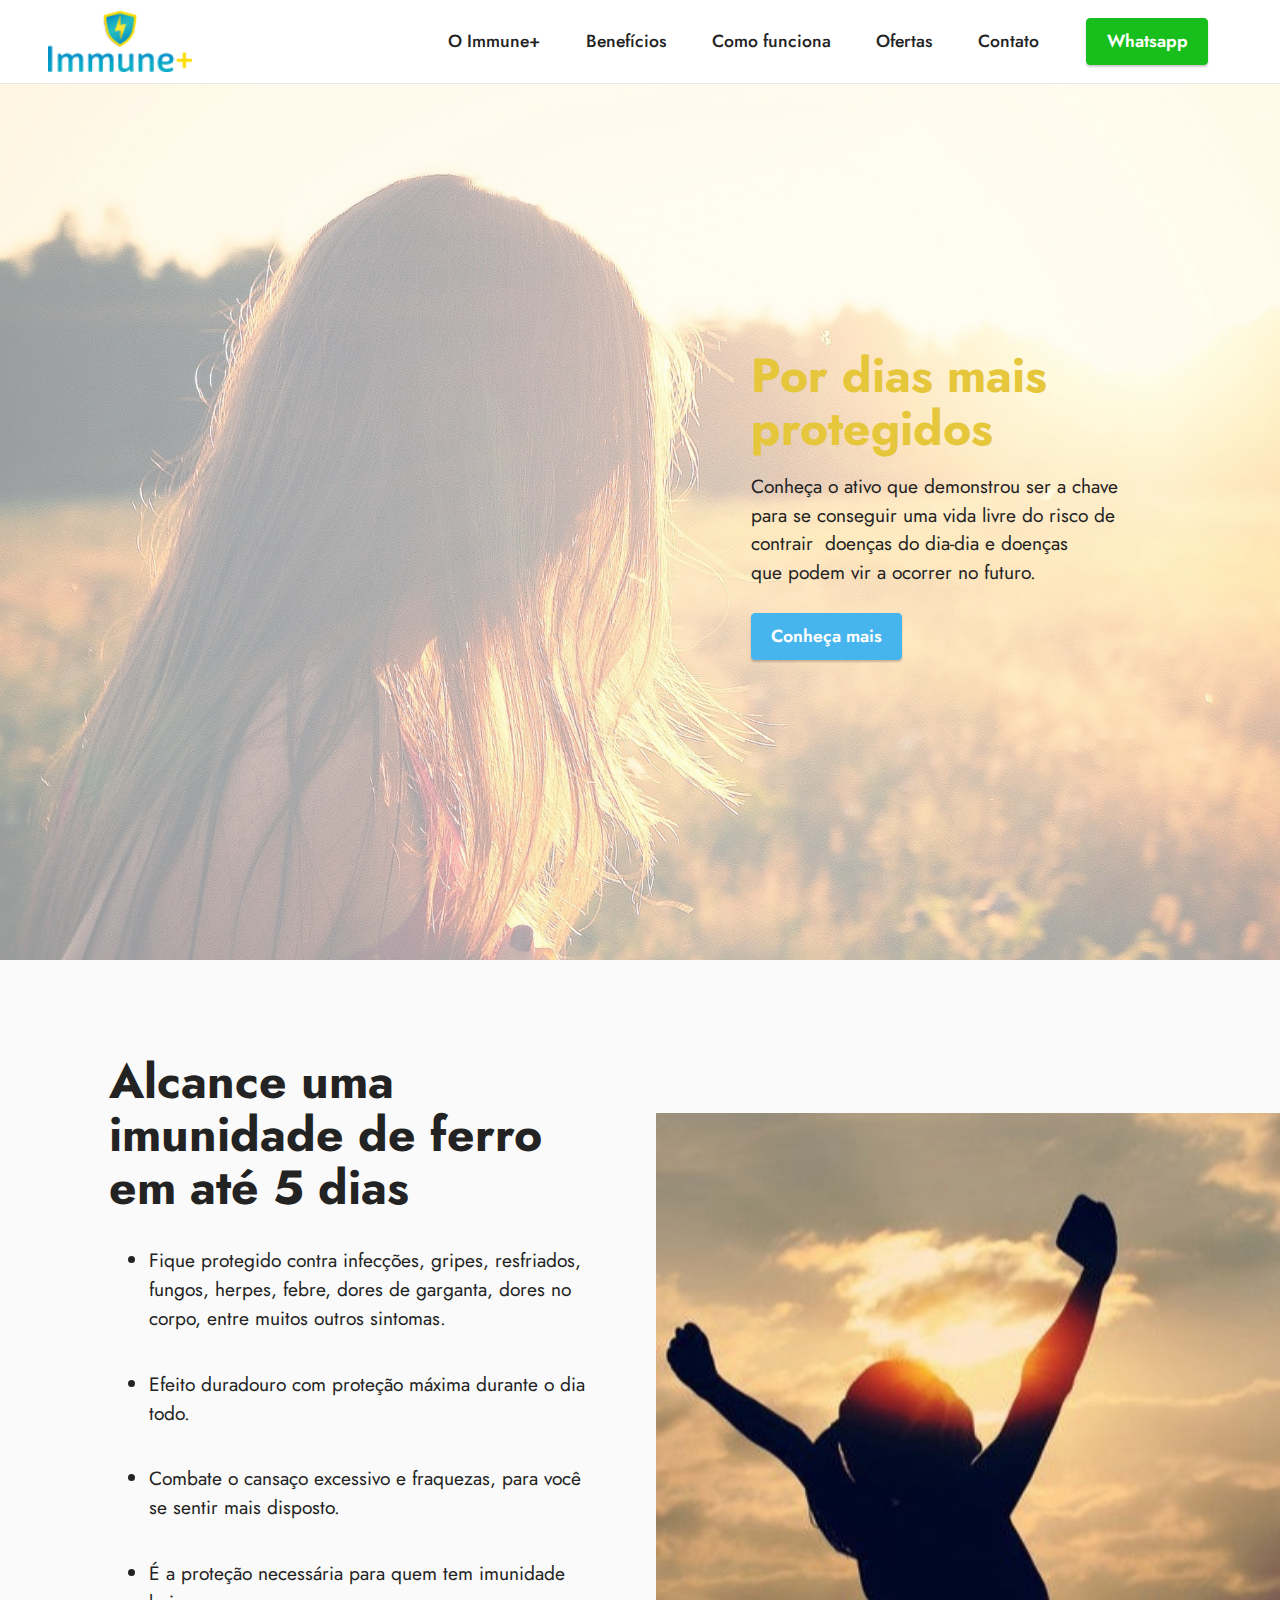
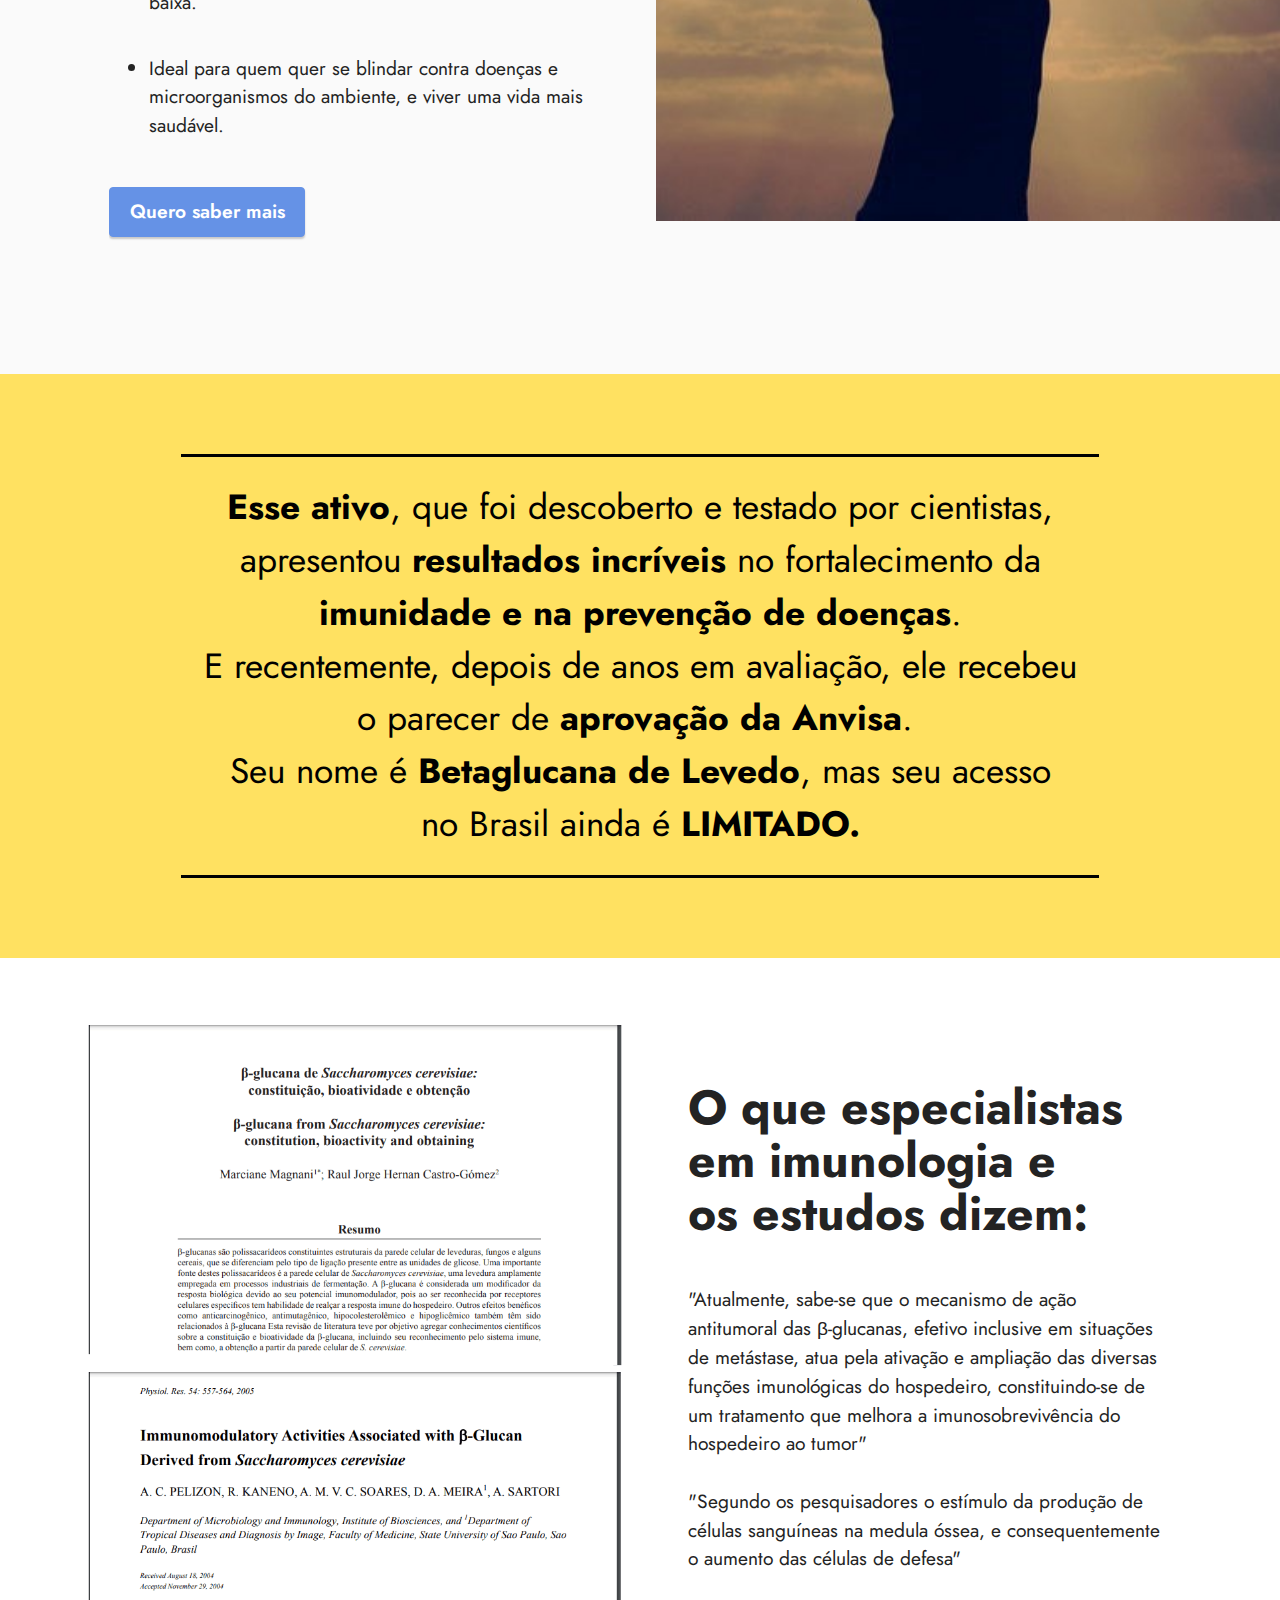
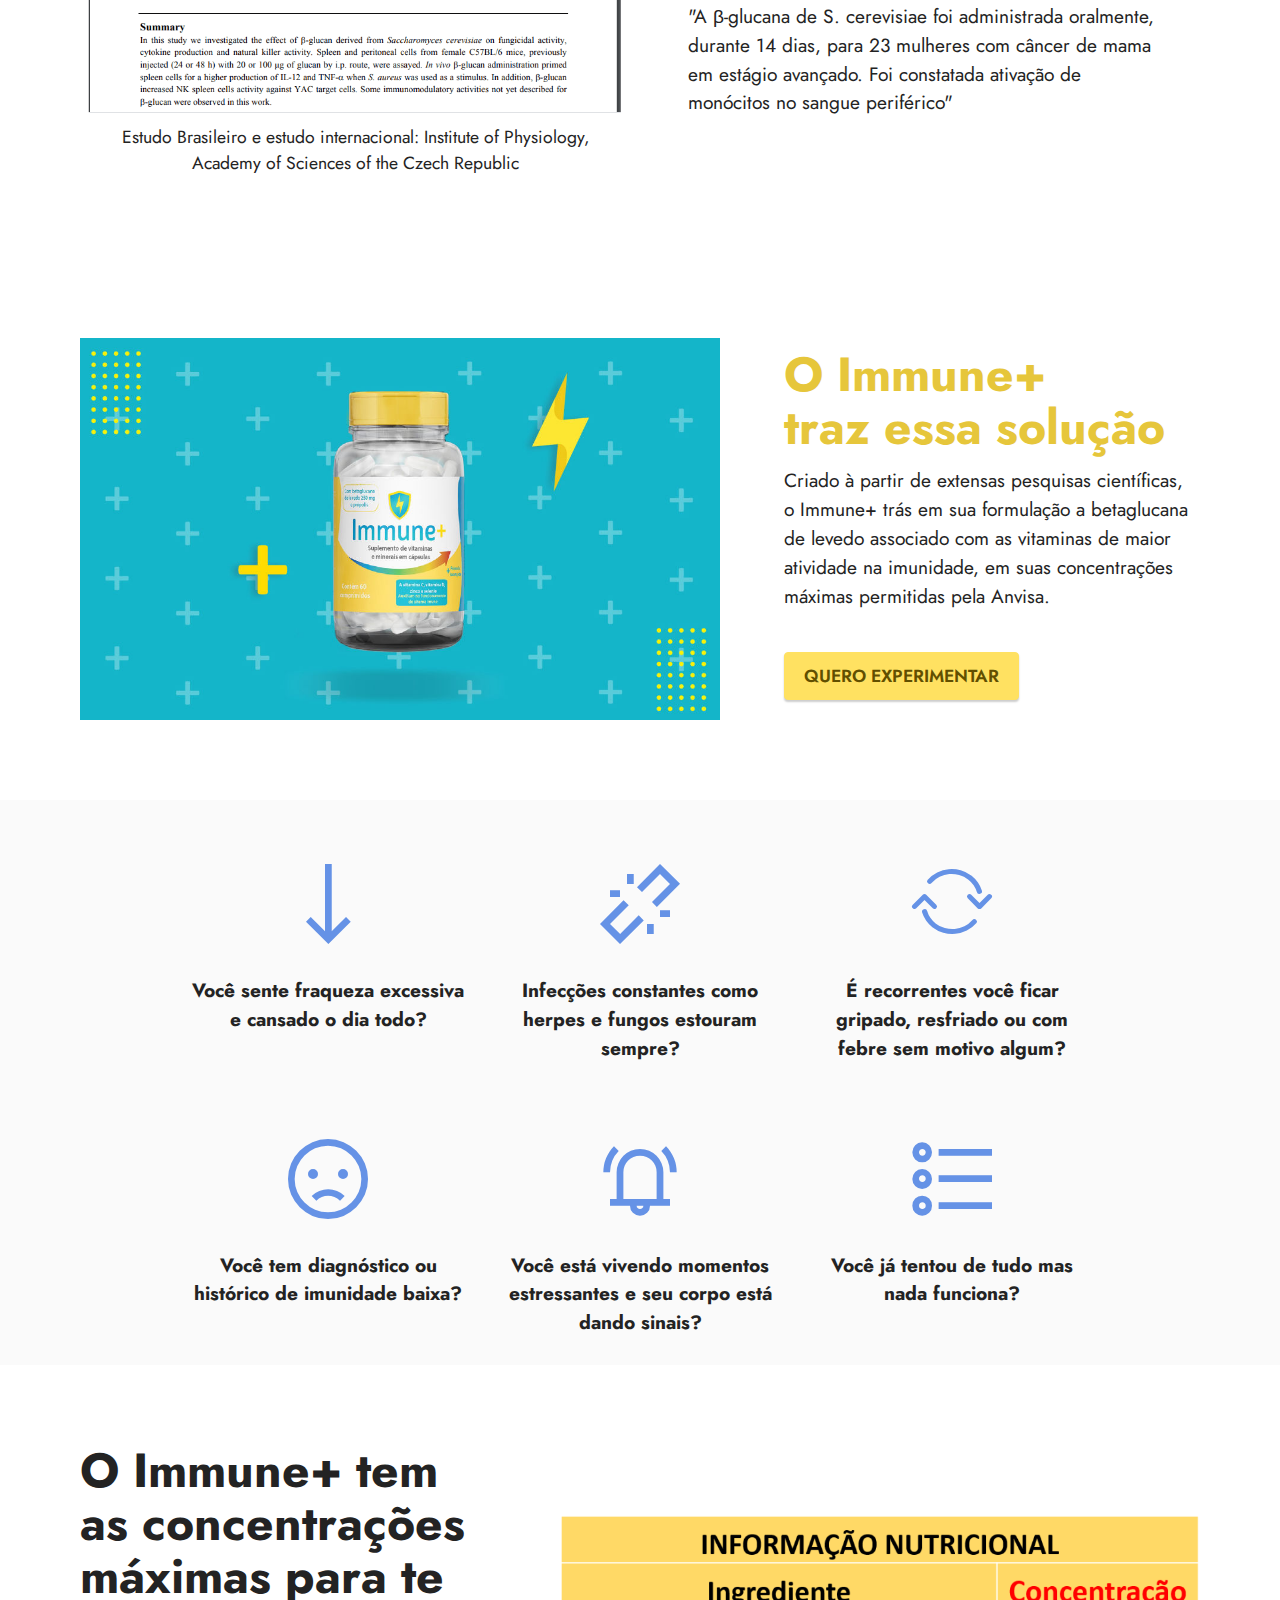
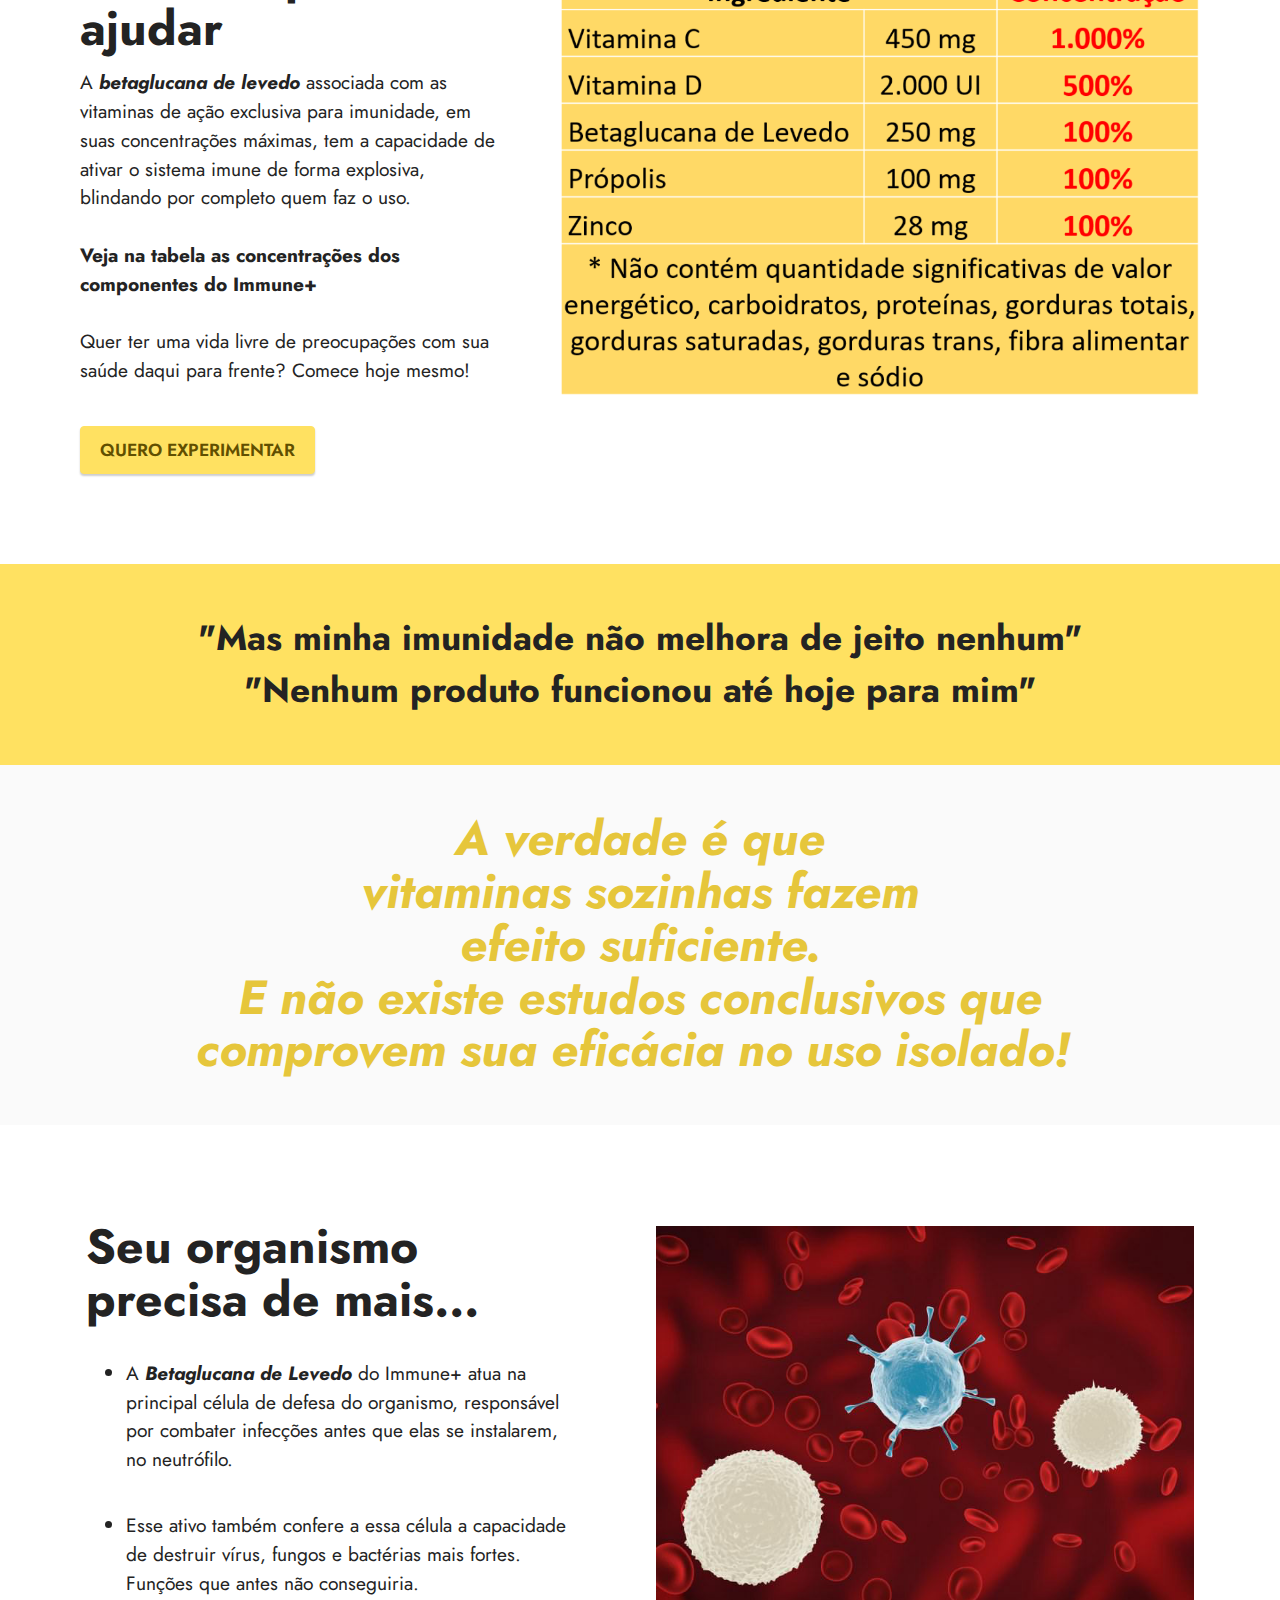
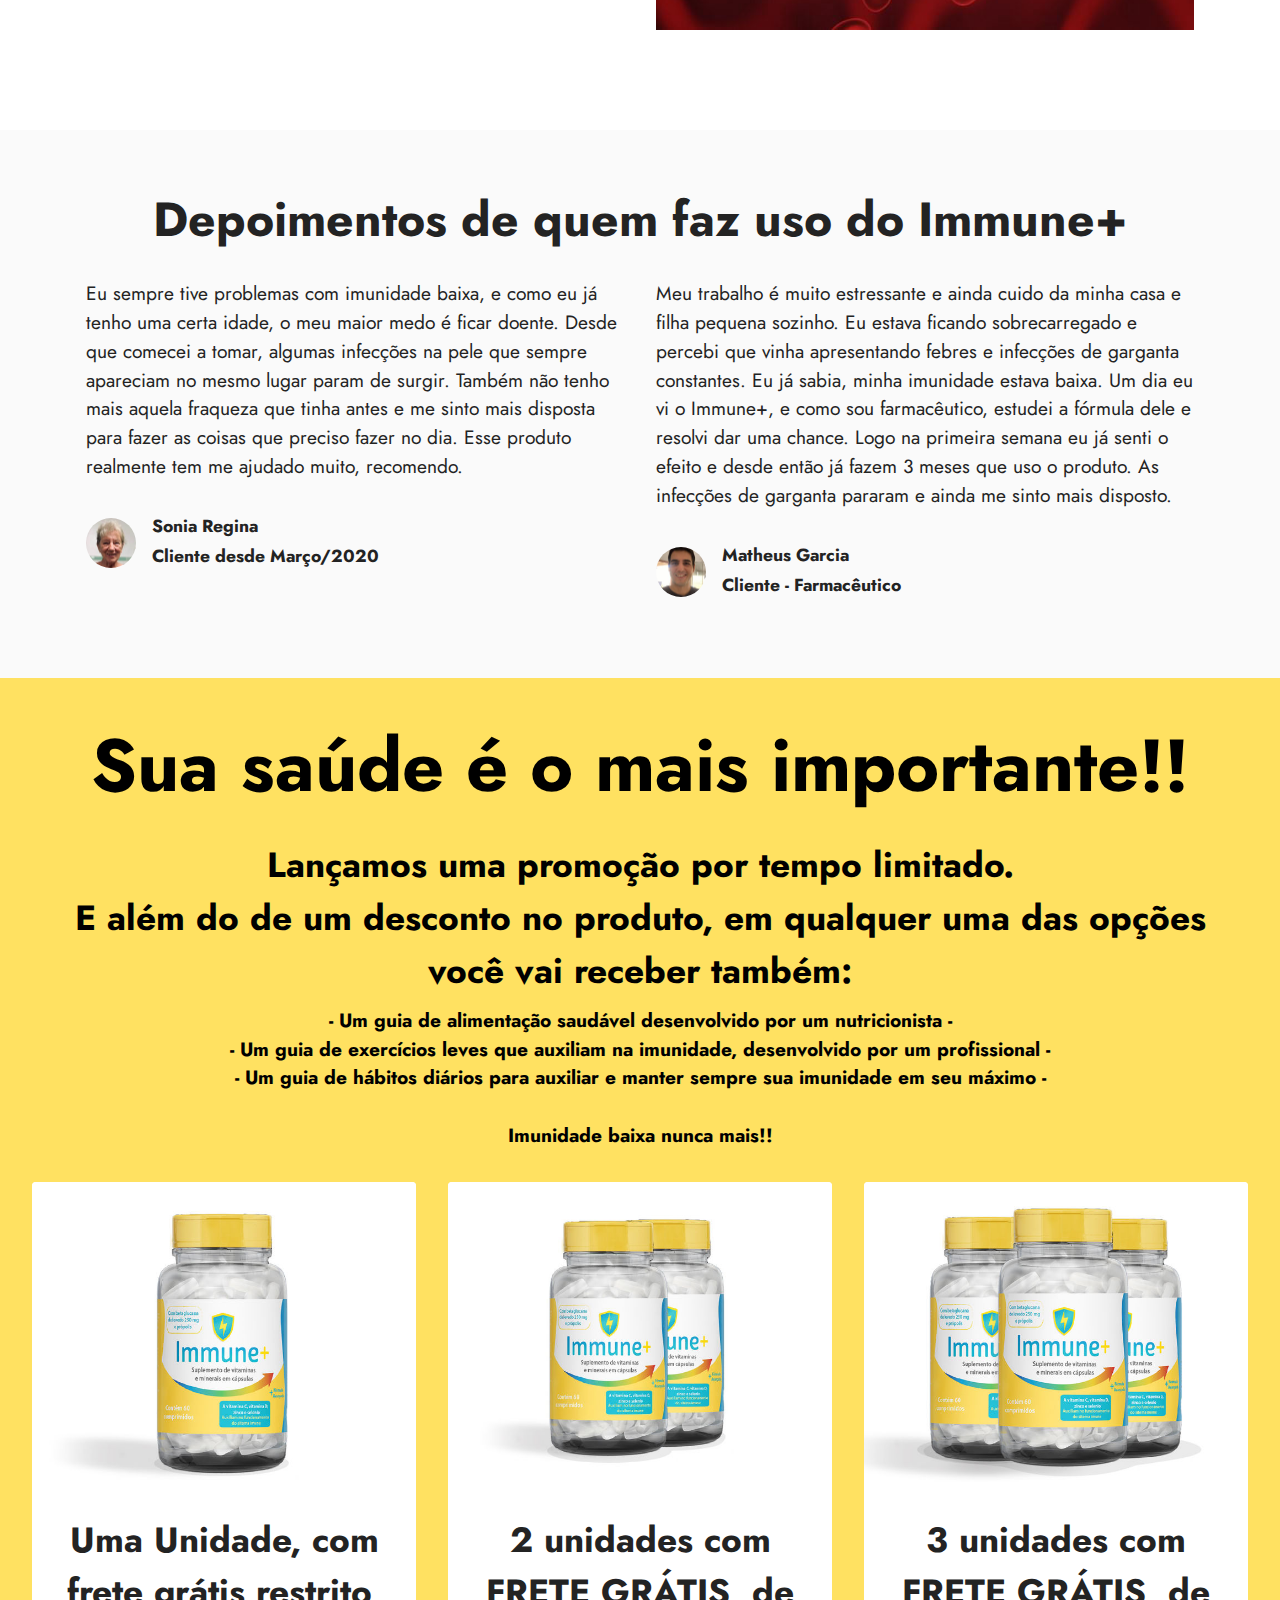
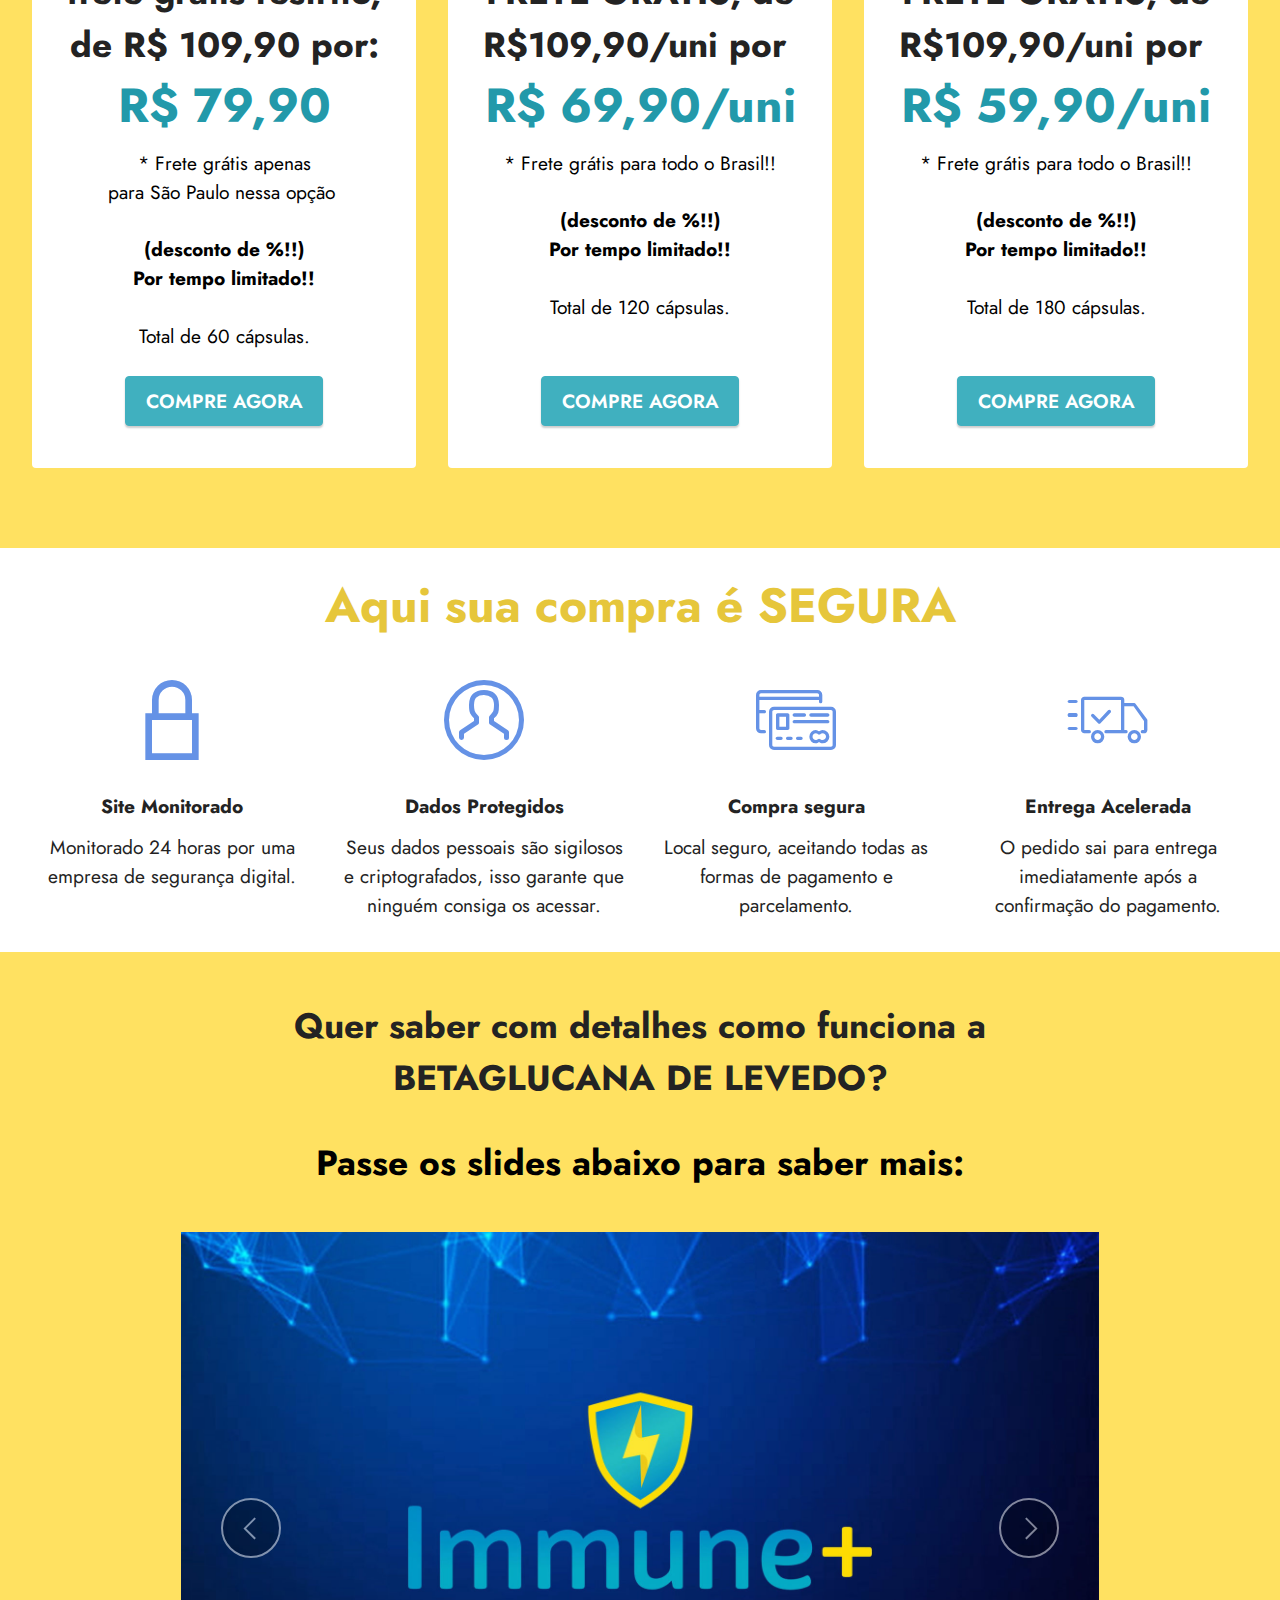
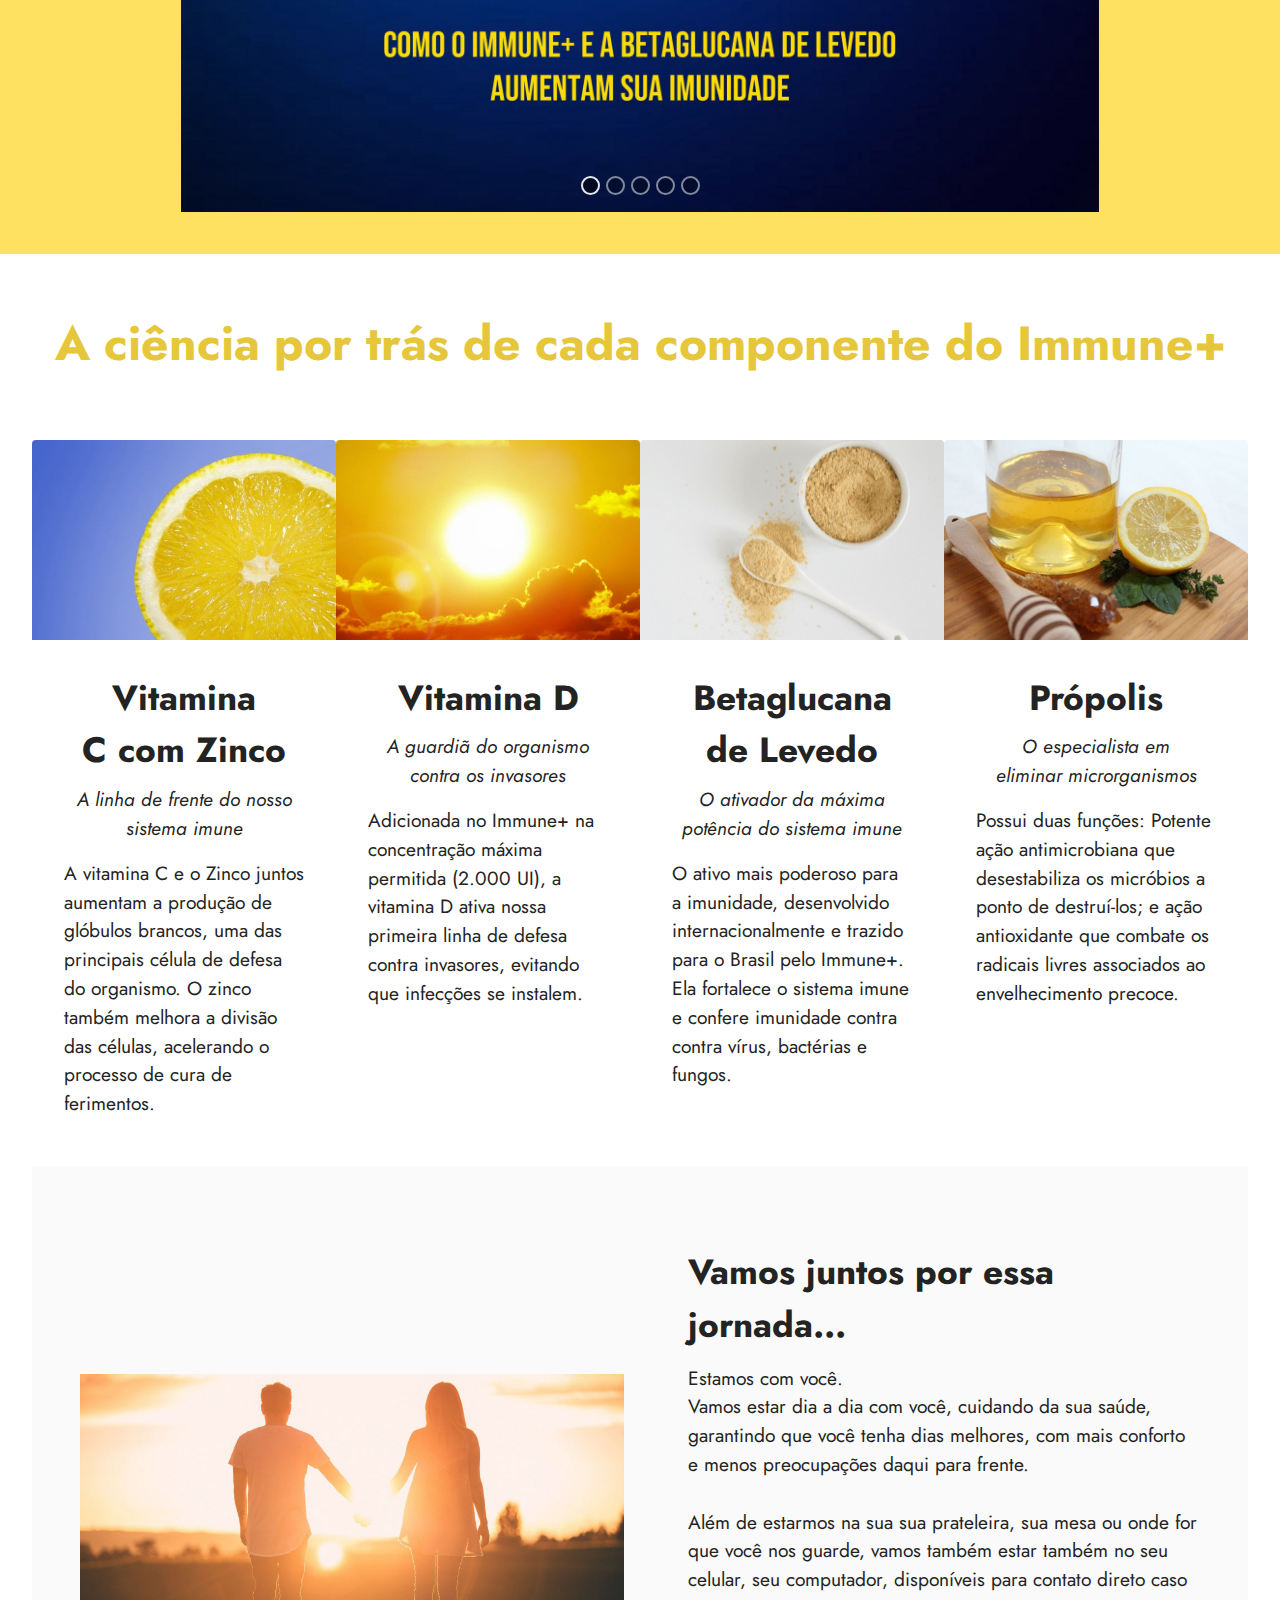
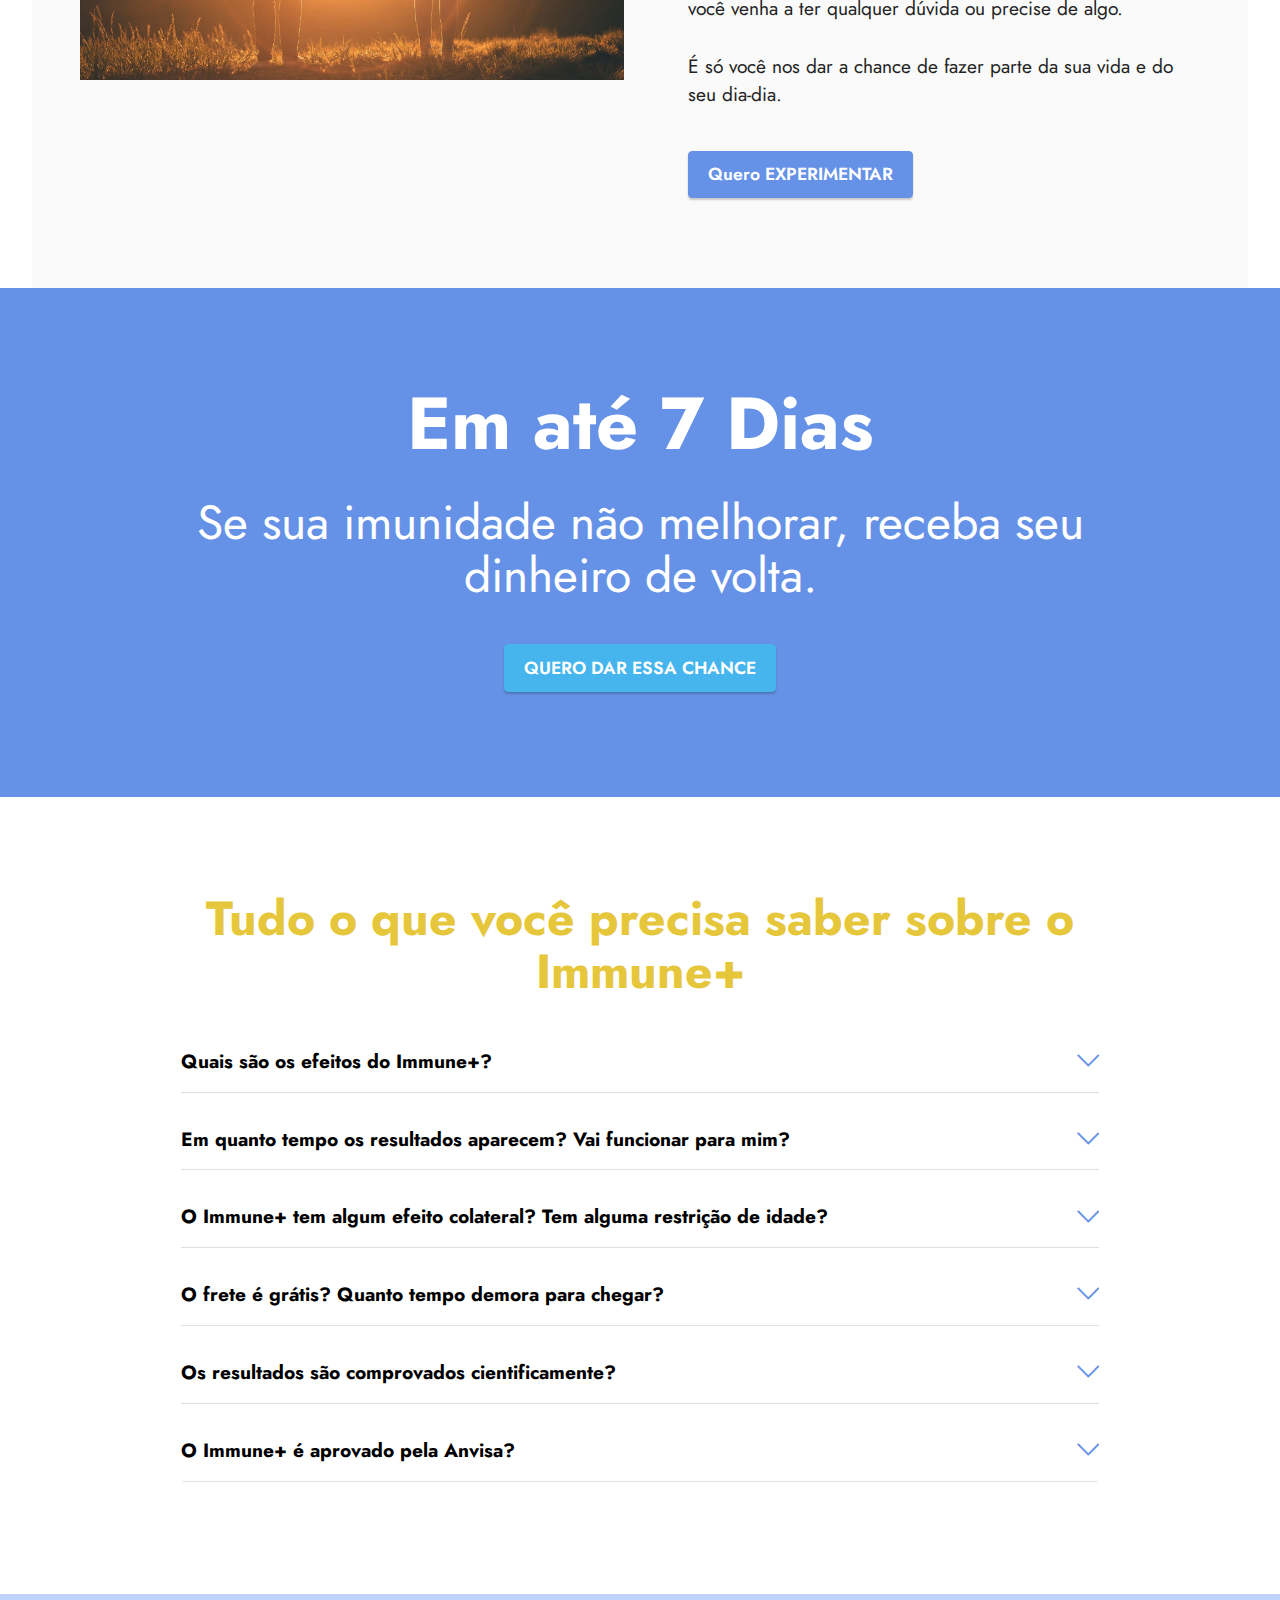
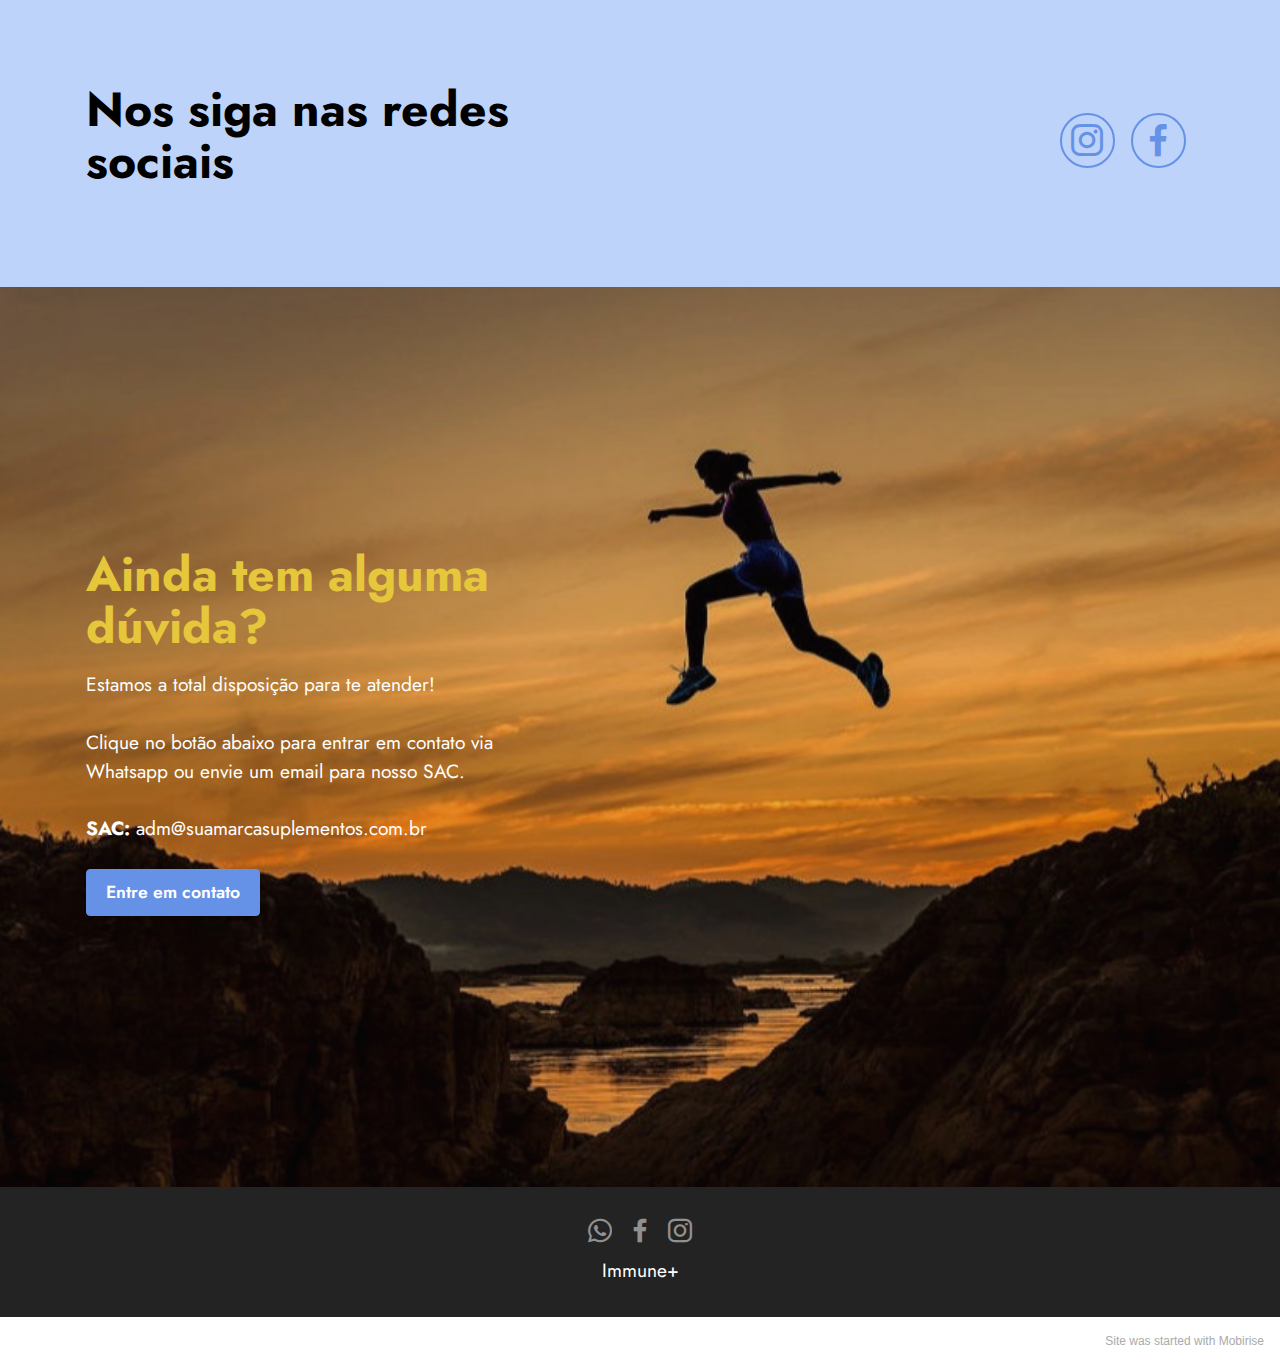
<file: index.html>
<!DOCTYPE html>
<html  >
<head>
  <!-- Site made with Mobirise Website Builder v5.3.10, https://mobirise.com -->
  <meta charset="UTF-8">
  <meta http-equiv="X-UA-Compatible" content="IE=edge">
  <meta name="generator" content="Mobirise v5.3.10, mobirise.com">
  <meta name="viewport" content="width=device-width, initial-scale=1, minimum-scale=1">
  <link rel="shortcut icon" href="assets/images/logo-121x51.png" type="image/x-icon">
  <meta name="description" content="Suplemento com formulação exclusiva que fortalece a imunidade e contribui para a melhora da saúde, bem estar e qualidade de vida.">
  
  
  <title>Immunemais</title>
  <link rel="stylesheet" href="assets/web/assets/mobirise-icons2/mobirise2.css">
  <link rel="stylesheet" href="assets/web/assets/mobirise-icons-bold/mobirise-icons-bold.css">
  <link rel="stylesheet" href="assets/web/assets/mobirise-icons/mobirise-icons.css">
  <link rel="stylesheet" href="assets/tether/tether.min.css">
  <link rel="stylesheet" href="assets/bootstrap/css/bootstrap.min.css">
  <link rel="stylesheet" href="assets/bootstrap/css/bootstrap-grid.min.css">
  <link rel="stylesheet" href="assets/bootstrap/css/bootstrap-reboot.min.css">
  <link rel="stylesheet" href="assets/socicon/css/styles.css">
  <link rel="stylesheet" href="assets/dropdown/css/style.css">
  <link rel="stylesheet" href="assets/theme/css/style.css">
  <link rel="preload" href="https://fonts.googleapis.com/css?family=Jost:100,200,300,400,500,600,700,800,900,100i,200i,300i,400i,500i,600i,700i,800i,900i&display=swap" as="style" onload="this.onload=null;this.rel='stylesheet'">
  <noscript><link rel="stylesheet" href="https://fonts.googleapis.com/css?family=Jost:100,200,300,400,500,600,700,800,900,100i,200i,300i,400i,500i,600i,700i,800i,900i&display=swap"></noscript>
  <link rel="preload" as="style" href="assets/mobirise/css/mbr-additional.css"><link rel="stylesheet" href="assets/mobirise/css/mbr-additional.css" type="text/css">
  
  
  
  
</head>
<body>

<!-- Analytics -->
<!-- Global site tag (gtag.js) - Google Analytics -->
<script async src="https://www.googletagmanager.com/gtag/js?id=G-93NF9G86T4"></script>
<script>
  window.dataLayer = window.dataLayer || [];
  function gtag(){dataLayer.push(arguments);}
  gtag('js', new Date());

  gtag('config', 'G-93NF9G86T4');
</script>
<!-- /Analytics -->


  
  <section class="menu cid-s48OLK6784" once="menu" id="menu1-h">
    
    <nav class="navbar navbar-dropdown navbar-fixed-top navbar-expand-lg">
        <div class="container-fluid">
            <div class="navbar-brand">
                <span class="navbar-logo">
                    <a href="index.html">
                        <img src="assets/images/logo-121x51.png" alt="Immune+" style="height: 3.8rem;">
                    </a>
                </span>
                
            </div>
            <button class="navbar-toggler" type="button" data-toggle="collapse" data-target="#navbarSupportedContent" aria-controls="navbarNavAltMarkup" aria-expanded="false" aria-label="Toggle navigation">
                <div class="hamburger">
                    <span></span>
                    <span></span>
                    <span></span>
                    <span></span>
                </div>
            </button>
            <div class="collapse navbar-collapse" id="navbarSupportedContent">
                <ul class="navbar-nav nav-dropdown" data-app-modern-menu="true"><li class="nav-item"><a class="nav-link link text-black text-primary display-4" href="Immune+.html#image1-z">O Immune+</a></li><li class="nav-item"><a class="nav-link link text-black text-primary display-4" href="Immune+.html#features13-1g">Benefícios</a></li><li class="nav-item"><a class="nav-link link text-black text-primary display-4" href="Immune+.html#gallery3-u">Como funciona</a></li><li class="nav-item"><a class="nav-link link text-black text-primary display-4" href="Immune+.html#features4-1k">Ofertas</a></li><li class="nav-item"><a class="nav-link link text-black text-primary display-4" href="Immune+.html#header1-1n">Contato</a></li></ul>
                
                <div class="navbar-buttons mbr-section-btn"><a class="btn btn-secondary display-4" href="https://linktr.ee/Immunemais" target="_blank">Whatsapp</a></div>
            </div>
        </div>
    </nav>

</section>

<section class="header1 cid-svKZr8jTiO mbr-fullscreen" id="header1-10">

    

    <div class="mbr-overlay" style="opacity: 0.6; background-color: rgb(255, 255, 255);"></div>

    <div class="container">
        <div class="row justify-content-end">
            <div class="col-12 col-lg-5">
                <h1 class="mbr-section-title mbr-fonts-style mb-3 display-2"><strong>Por dias mais protegidos</strong></h1>
                
                <p class="mbr-text mbr-fonts-style display-7">Conheça o ativo que demonstrou ser a chave<br>para se conseguir uma vida livre do risco de<br>contrair&nbsp; doenças do dia-dia e doenças<br>que podem vir a ocorrer no futuro.</p>
                <div class="mbr-section-btn mt-3"><a class="btn btn-info display-4" href="index.html#image1-z">Conheça mais</a></div>
            </div>
        </div>
    </div>
</section>

<section class="features11 cid-sHRNDd6zE4" id="features12-2y">

    
    
    <div>
        <div class="row align-items-center">
            <div class="col-12 col-lg offset-lg-1">
                <div class="card-wrapper">
                    <div class="card-box">
                        <h4 class="card-title mbr-fonts-style mb-4 display-2"><strong>Alcance uma imunidade de ferro em até 5 dias</strong></h4>
                        
                        <div class="mbr-text mbr-fonts-style counter-container display-7">
                            <ul><li>Fique protegido contra infecções, gripes, resfriados, fungos, herpes, febre, dores de garganta, dores no corpo, entre muitos outros sintomas.</li></ul><ul><li>Efeito duradouro com proteção máxima durante o dia todo.</li></ul><ul><li>Combate o cansaço excessivo e fraquezas, para você se sentir mais disposto.</li></ul><ul><li>É a proteção necessária para quem tem imunidade baixa.</li></ul><ul><li>Ideal para quem quer se blindar contra doenças e microorganismos do ambiente, e viver uma vida mais saudável.</li></ul><div>
</div><div>
</div>
                        </div>
                        <div class="mbr-section-btn mb-4"><a class="btn btn-primary display-7" href="index.html#content6-2z">Quero saber mais</a></div>
                    </div>
                </div>
            </div>
            <div class="col-12 col-lg-6 md-pb">
                <div class="image-wrapper">
                    <img src="assets/images/energia-e-disposio-640x427.jpeg" alt="Mobirise">
                </div>
            </div>
        </div>
    </div>
</section>

<section class="content6 cid-sHRR29VX2u" id="content6-2z">
    
    <div class="container">
        <div class="row justify-content-center">
            <div class="col-md-12 col-lg-10">
                <hr class="line">
                <p class="mbr-text align-center mbr-fonts-style my-4 display-5"><strong>Esse ativo</strong>, que foi descoberto e testado por cientistas, apresentou <strong>resultados incríveis</strong> no fortalecimento da <strong>imunidade e na prevenção de doenças</strong>.<br>E recentemente, depois de anos em avaliação, ele recebeu<br>o parecer de&nbsp;<strong>aprovação da Anvisa</strong>.&nbsp;<br>Seu nome é&nbsp;<strong>Betaglucana de Levedo</strong>,&nbsp;mas seu acesso<br>no Brasil ainda é <strong>LIMITADO.</strong></p>
                <hr class="line">
            </div>
        </div>
    </div>
</section>

<section class="image1 cid-sHRY49rGXg mbr-fullscreen" id="image1-30">
    

    

    <div class="container">
        <div class="row align-items-center">
            <div class="col-12 col-lg-6">
                <div class="image-wrapper">
                    <img src="assets/images/estudos-810x1044.png" alt="Mobirise">
                    <p class="mbr-description mbr-fonts-style pt-2 align-center display-4">Estudo Brasileiro e estudo internacional: Institute of Physiology, Academy of Sciences of the Czech Republic</p>
                </div>
            </div>
            <div class="col-12 col-lg">
                <div class="text-wrapper">
                    <h3 class="mbr-section-title mbr-fonts-style mb-3 display-2">
                        <strong>O que especialistas em imunologia&nbsp;</strong><strong>e</strong><br><strong>os estudos dizem:</strong></h3>
                    <p class="mbr-text mbr-fonts-style display-7"><br>"Atualmente, sabe-se que o mecanismo de ação antitumoral das β-glucanas, efetivo inclusive em situações de metástase, atua pela ativação e ampliação das diversas funções imunológicas do hospedeiro, constituindo-se de um tratamento que melhora a imunosobrevivência do hospedeiro ao tumor"<br><br>"Segundo os pesquisadores o estímulo da produção de células sanguíneas na medula óssea, e consequentemente o aumento das células de defesa"<br><br>"A β-glucana de S. cerevisiae foi administrada oralmente, durante 14 dias, para 23 mulheres com câncer de mama em estágio avançado. Foi constatada ativação de monócitos no sangue periférico"</p>
                </div>
            </div>
        </div>
    </div>
</section>

<section class="features16 cid-sHY1opgKRH" id="features17-3b">
    

    
    <div class="container-fluid">
        <div class="content-wrapper">
            <div class="row align-items-center">
                <div class="col-12 col-lg-7">
                    <div class="image-wrapper">
                        <img src="assets/images/banner-immune-1076x643.jpg" alt="Mobirise">
                    </div>
                </div>
                <div class="col-12 col-lg">
                    <div class="text-wrapper">
                        <h6 class="card-title mbr-fonts-style display-2"><strong>O Immune+
<br>traz&nbsp;</strong><strong>essa solução</strong></h6>
                        <p class="mbr-text mbr-fonts-style mb-4 display-7">Criado à partir de extensas pesquisas científicas,
<br>o Immune+ trás em sua formulação a betaglucana de levedo associado com as vitaminas de maior atividade na imunidade, em suas concentrações máximas permitidas pela Anvisa.</p>
                        <div class="mbr-section-btn mt-3"><a class="btn btn-warning display-4" href="index.html#content1-34">QUERO EXPERIMENTAR</a></div>
                    </div>
                </div>
            </div>
        </div>
    </div>
</section>

<section class="features1 cid-sxinhXDkUz" id="features1-1e">
    

    
    <div class="container-fluid">
        <div class="row">
            
        </div>
        <div class="row">
            <div class="card col-12 col-md-6 col-lg-3">
                <div class="card-wrapper">
                    <div class="card-box align-center">
                        <div class="iconfont-wrapper">
                            <span class="mbr-iconfont mobi-mbri-down mobi-mbri"></span>
                        </div>
                        <h5 class="card-title mbr-fonts-style display-7"><strong>Você sente fraqueza excessiva e cansado o&nbsp;</strong><strong>dia todo?</strong></h5>
                        
                    </div>
                </div>
            </div>
            <div class="card col-12 col-md-6 col-lg-3">
                <div class="card-wrapper">
                    <div class="card-box align-center">
                        <div class="iconfont-wrapper">
                            <span class="mbr-iconfont mobi-mbri-unlink mobi-mbri"></span>
                        </div>
                        <h5 class="card-title mbr-fonts-style display-7"><strong>Infecções constantes como herpes e fungos estouram sempre?</strong></h5>
                        
                    </div>
                </div>
            </div>
            <div class="card col-12 col-md-6 col-lg-3">
                <div class="card-wrapper">
                    <div class="card-box align-center">
                        <div class="iconfont-wrapper">
                            <span class="mbr-iconfont mbrib-update"></span>
                        </div>
                        <h5 class="card-title mbr-fonts-style display-7"><strong>É recorrentes você ficar gripado, resfriado ou com febre sem motivo algum?</strong></h5>
                        
                    </div>
                </div>
            </div>
            
        </div>
    </div>
</section>

<section class="features1 cid-sHXL5nwaIH" id="features1-32">
    

    
    <div class="container-fluid">
        <div class="row">
            
        </div>
        <div class="row">
            <div class="card col-12 col-md-6 col-lg-3">
                <div class="card-wrapper">
                    <div class="card-box align-center">
                        <div class="iconfont-wrapper">
                            <span class="mbr-iconfont mobi-mbri-sad-face mobi-mbri"></span>
                        </div>
                        <h5 class="card-title mbr-fonts-style display-7"><strong>Você tem diagnóstico ou histórico de imunidade baixa?</strong></h5>
                        
                    </div>
                </div>
            </div>
            <div class="card col-12 col-md-6 col-lg-3">
                <div class="card-wrapper">
                    <div class="card-box align-center">
                        <div class="iconfont-wrapper">
                            <span class="mbr-iconfont mobi-mbri-alert mobi-mbri"></span>
                        </div>
                        <h5 class="card-title mbr-fonts-style display-7"><strong>Você está vivendo momentos estressantes e seu corpo está dando sinais?</strong></h5>
                        
                    </div>
                </div>
            </div>
            <div class="card col-12 col-md-6 col-lg-3">
                <div class="card-wrapper">
                    <div class="card-box align-center">
                        <div class="iconfont-wrapper">
                            <span class="mbr-iconfont mobi-mbri-bulleted-list mobi-mbri"></span>
                        </div>
                        <h5 class="card-title mbr-fonts-style display-7"><strong>Você já tentou de tudo mas nada funciona?</strong></h5>
                        
                    </div>
                </div>
            </div>
            
        </div>
    </div>
</section>

<section class="features15 cid-sESjouUbGz" id="features16-2o">

    

    
    <div class="container-fluid">
        <div class="content-wrapper">
            <div class="row align-items-center">
                <div class="col-12 col-lg">
                    <div class="text-wrapper">
                        <h6 class="card-title mbr-fonts-style display-2"><strong>O Immune+ tem as concentrações m</strong><strong>áximas para te ajudar</strong></h6>
                        <p class="mbr-text mbr-fonts-style mb-4 display-7">
                            A <em><strong>betaglucana de levedo</strong></em> associada com as vitaminas de ação exclusiva para imunidade, em suas concentrações máximas, tem a capacidade de ativar o sistema imune de forma explosiva, blindando por completo quem faz o uso.<br><br><strong>Veja na tabela as concentrações dos componentes do Immune+</strong><br><br>Quer ter uma vida livre de preocupações com sua saúde daqui para frente? Comece hoje mesmo!</p>
                        <div class="mbr-section-btn mt-3"><a class="btn btn-warning display-4" href="index.html#features4-1k">QUERO EXPERIMENTAR</a></div>
                    </div>
                </div>
                <div class="col-12 col-lg-7">
                    <div class="image-wrapper">
                        <img src="assets/images/tabela-nutricional-site-980x763.png" alt="Concentração Immune+">
                    </div>
                </div>
            </div>
        </div>
    </div>
</section>

<section class="content1 cid-sHXOTaW5PO" id="content1-34">
    
    <div class="container-fluid">
        <div class="row justify-content-center">
            <div class="title col-12 col-md-9">
                <h3 class="mbr-section-title mbr-fonts-style align-center mb-4 display-5"><strong>"Mas minha imunidade não melhora&nbsp;de jeito nenhum"</strong><br><strong>"Nenhum produto funcionou até hoje para mim"<br></strong></h3>
                
                
            </div>
        </div>
    </div>
</section>

<section class="content1 cid-sHY6wNgpO0" id="content1-3d">
    
    <div class="container-fluid">
        <div class="row justify-content-center">
            <div class="title col-12 col-md-10">
                <h3 class="mbr-section-title mbr-fonts-style align-center mb-4 display-2"><em><strong>A verdade é que</strong><br><strong>vi</strong><strong>taminas sozinhas fazem</strong></em><br><em><strong>efeito</strong></em><em><strong>&nbsp;suficiente.</strong><br><strong>E não existe estudos conclusivos que comprovem sua eficácia no uso isolado!&nbsp;</strong></em><br></h3>
                
                
            </div>
        </div>
    </div>
</section>

<section class="features11 cid-sHYonjbgiY" id="features12-3g">

    
    
    <div class="container">
        <div class="row align-items-center">
            <div class="col-12 col-lg">
                <div class="card-wrapper">
                    <div class="card-box">
                        <h4 class="card-title mbr-fonts-style mb-4 display-2"><strong>Seu organismo precisa de mais...</strong></h4>
                        
                        <div class="mbr-text mbr-fonts-style counter-container display-7">
                            <ul>
                                <li>A <em><strong>Betaglucana de Levedo</strong></em> do Immune+ atua na principal célula de defesa do organismo, responsável por combater infecções antes que elas se instalarem,&nbsp; &nbsp; no neutrófilo.</li></ul><ul>
                                <li>Esse ativo também confere a essa célula a capacidade de destruir vírus, fungos e bactérias mais fortes. Funções que antes não conseguiria.</li>
                            </ul>
                        </div>
                        
                    </div>
                </div>
            </div>
            <div class="col-12 col-lg-6 md-pb">
                <div class="image-wrapper">
                    <img src="assets/images/glbulos-e-virus-730x548.jpg" alt="Mobirise">
                </div>
            </div>
        </div>
    </div>
</section>

<section class="testimonials2 cid-sxiqFq2Uze" id="testimonials2-1m">
    
    
    <div class="container">
        <h3 class="mbr-section-title mbr-fonts-style align-center mb-4 display-2">
            <strong>Depoimentos de quem faz uso do Immune+</strong></h3>
        <div class="row justify-content-center">
            <div class="card col-12 col-md-6">
                <p class="mbr-text mbr-fonts-style mb-4 display-7">Eu sempre tive problemas com imunidade baixa, e como eu já tenho uma certa idade, o meu maior medo é ficar doente. Desde que comecei a tomar, algumas infecções na pele que sempre apareciam no mesmo lugar param de surgir. Também  não tenho mais aquela fraqueza que tinha antes e me sinto mais disposta para fazer as coisas que preciso fazer no dia. Esse produto realmente tem me ajudado muito, recomendo.<br></p>
                <div class="d-flex mb-md-0 mb-4">
                    <div class="image-wrapper">
                        <img src="assets/images/produto-para-imunidade-para-idosos-100x107.jpg" alt="Mobirise">
                    </div>
                    <div class="text-wrapper">
                        <p class="name mbr-fonts-style mb-1 display-4"><strong>Sonia Regina</strong></p>
                        <p class="position mbr-fonts-style display-4"><strong>Cliente desde Março/2020</strong><br></p>
                    </div>
                </div>
            </div>
            <div class="card col-12 col-md-6">
                <p class="mbr-text mbr-fonts-style mb-4 display-7">Meu trabalho é muito estressante e ainda cuido da minha casa e filha pequena sozinho. Eu estava ficando sobrecarregado e percebi que vinha apresentando febres e infecções de garganta constantes. Eu já sabia, minha imunidade estava baixa. Um dia eu vi o Immune+, e como sou farmacêutico, estudei a fórmula dele e resolvi dar uma chance. Logo na primeira semana eu já senti o efeito e desde então já fazem 3 meses que uso o produto. As infecções de garganta pararam e ainda me sinto mais disposto.</p>
                <div class="d-flex mb-md-0 mb-4">
                    <div class="image-wrapper">
                        <img src="assets/images/matheus-100x141.jpg" alt="Mobirise">
                    </div>
                    <div class="text-wrapper">
                        <p class="name mbr-fonts-style mb-1 display-4"><strong>Matheus Garcia</strong><br></p>
                        <p class="position mbr-fonts-style display-4"><strong>Cliente - Farmacêutico</strong></p>
                    </div>
                </div>
            </div>
        </div>
    </div>
</section>

<section class="content4 cid-sHZ4MXzEZs" id="content4-3l">
    
    
    <div class="container">
        <div class="row justify-content-center">
            <div class="title col-md-12 col-lg-12">
                <h3 class="mbr-section-title mbr-fonts-style align-center mb-4 display-1">
                    <strong>Sua saúde é o mais importante!!</strong></h3>
                
                
            </div>
        </div>
    </div>
</section>

<section class="features4 cid-sxipTBpsS0" id="features4-1k">
    
    
    <div class="container-fluid">
        <div class="mbr-section-head">
            <h4 class="mbr-section-title mbr-fonts-style align-center mb-0 display-5"><strong>Lançamos uma promoção por tempo limitado.</strong><br><strong>E além do de um desconto no produto, em qualquer uma das opções<br>você&nbsp;vai receber também:</strong></h4>
            <h5 class="mbr-section-subtitle mbr-fonts-style align-center mb-0 mt-2 display-7"><strong>- Um guia de alimentação saudável desenvolvido por um nutricionista -</strong><strong><br>- Um guia de exercícios leves que auxiliam na imunidade, desenvolvido por um profissional -<br>- Um guia de hábitos diários para auxiliar e manter sempre sua imunidade em seu máximo -</strong><br><strong><br>Imunidade baixa nunca mais!!</strong></h5>
        </div>
        <div class="row mt-4">
            <div class="item features-image сol-12 col-md-6 col-lg-4">
                <div class="item-wrapper">
                    <div class="item-img">
                        <a href="https://clkdmg.site/pay/immune-u" target="_blank"><img src="assets/images/immune-compra-1-696x696.jpg" alt="" title=""></a>
                    </div>
                    <div class="item-content">
                        <h5 class="item-title mbr-fonts-style display-5"><strong>Uma&nbsp;</strong><strong>Unidade, com frete grátis restrito, de</strong><strong>&nbsp;R$ 109,90 por:</strong><strong><br></strong></h5>
                        <h6 class="item-subtitle mbr-fonts-style mt-1 display-2"><strong>R$ 79,90</strong><br></h6>
                        <p class="mbr-text mbr-fonts-style mt-3 display-7">* Frete grátis apenas<br>para São&nbsp;Paulo nessa opção&nbsp;<br><strong><br></strong><strong>(desconto de %!!)<br></strong><strong>Por tempo limitado!!</strong><strong><br></strong><br>Total de 60 cápsulas.</p>
                    </div>
                    <div class="mbr-section-btn item-footer mt-2"><a href="https://clkdmg.site/pay/immune-u" class="btn item-btn btn-success display-7" target="_blank">COMPRE AGORA</a></div>
                </div>
            </div>
            <div class="item features-image сol-12 col-md-6 col-lg-4">
                <div class="item-wrapper">
                    <div class="item-img">
                        <a href="https://clkdmg.site/pay/combo-desconto-duo" target="_blank"><img src="assets/images/immune-compra-2-696x696.jpg" alt="" title=""></a>
                    </div>
                    <div class="item-content">
                        <h5 class="item-title mbr-fonts-style display-5"><strong>2 unidades com</strong><br><strong>FRETE GRÁTIS, de R$109,90/uni por&nbsp;</strong></h5>
                        <h6 class="item-subtitle mbr-fonts-style mt-1 display-2"><strong>R$ 69,90/uni</strong></h6>
                        <p class="mbr-text mbr-fonts-style mt-3 display-7">* Frete grátis para todo o Brasil!!<br><br><strong>(desconto de %!!)</strong><br><strong>Por tempo limitado!!</strong><strong><br></strong><br>Total de 120 cápsulas.<br></p>
                    </div>
                    <div class="mbr-section-btn item-footer mt-2"><a href="https://clkdmg.site/pay/combo-desconto-duo" class="btn item-btn btn-success display-7" target="_blank">COMPRE AGORA</a></div>
                </div>
            </div>
            <div class="item features-image сol-12 col-md-6 col-lg-4">
                <div class="item-wrapper">
                    <div class="item-img">
                        <a href="https://clkdmg.site/pay/immune-combo-frete-gratis?sck=no-saved-data" target="_blank"><img src="assets/images/immune-compra-3-696x696.jpg" alt="" title=""></a>
                    </div>
                    <div class="item-content">
                        <h5 class="item-title mbr-fonts-style display-5"><strong>3 unidades com
</strong><div><strong>FRETE GRÁTIS, de R$109,90/uni por&nbsp;</strong></div></h5>
                        <h6 class="item-subtitle mbr-fonts-style mt-1 display-2"><strong>R$ 59,90/uni</strong></h6>
                        <p class="mbr-text mbr-fonts-style mt-3 display-7">* Frete grátis para todo o Brasil!!
<br><strong><br></strong><strong>(desconto de %!!)<br>Por tempo limitado!!
</strong><br><br>Total de 180 cápsulas.</p>
                    </div>
                    <div class="mbr-section-btn item-footer mt-2"><a href="https://clkdmg.site/pay/immune-combo-frete-gratis/1click" class="btn item-btn btn-success display-7" target="_blank">COMPRE AGORA</a></div>
                </div>
            </div>

        </div>
    </div>
</section>

<section class="features1 cid-sxiq4JHnCd" id="features1-1l">
    

    
    <div class="container-fluid">
        <div class="row">
            <div class="col-12">
                <h3 class="mbr-section-title mbr-fonts-style align-center mb-0 display-2"><strong>Aqui sua compra é SEGURA</strong></h3>
                
            </div>
        </div>
        <div class="row">
            <div class="card col-12 col-md-6 col-lg-3">
                <div class="card-wrapper">
                    <div class="card-box align-center">
                        <div class="iconfont-wrapper">
                            <span class="mbr-iconfont mobi-mbri-lock mobi-mbri"></span>
                        </div>
                        <h5 class="card-title mbr-fonts-style display-7"><strong>Site Monitorado</strong></h5>
                        <p class="card-text mbr-fonts-style display-7">Monitorado 24 horas por uma empresa de segurança digital.</p>
                    </div>
                </div>
            </div>
            <div class="card col-12 col-md-6 col-lg-3">
                <div class="card-wrapper">
                    <div class="card-box align-center">
                        <div class="iconfont-wrapper">
                            <span class="mbr-iconfont mbrib-user"></span>
                        </div>
                        <h5 class="card-title mbr-fonts-style display-7"><strong>Dados Protegidos</strong></h5>
                        <p class="card-text mbr-fonts-style display-7">Seus dados pessoais são sigilosos e criptografados, isso garante que ninguém consiga os acessar.<br></p>
                    </div>
                </div>
            </div>
            <div class="card col-12 col-md-6 col-lg-3">
                <div class="card-wrapper">
                    <div class="card-box align-center">
                        <div class="iconfont-wrapper">
                            <span class="mbr-iconfont mbri-credit-card"></span>
                        </div>
                        <h5 class="card-title mbr-fonts-style display-7"><strong>Compra segura</strong></h5>
                        <p class="card-text mbr-fonts-style display-7">Local seguro, aceitando todas as formas de pagamento e parcelamento.<br></p>
                    </div>
                </div>
            </div>
            <div class="card col-12 col-md-6 col-lg-3">
                <div class="card-wrapper">
                    <div class="card-box align-center">
                        <div class="iconfont-wrapper">
                            <span class="mbr-iconfont mbri-delivery"></span>
                        </div>
                        <h5 class="card-title mbr-fonts-style display-7"><strong>Entrega Acelerada</strong></h5>
                        <p class="card-text mbr-fonts-style display-7">O pedido sai para entrega imediatamente após a confirmação do pagamento.</p>
                    </div>
                </div>
            </div>
        </div>
    </div>
</section>

<section class="content1 cid-sHXQkIQDG1" id="content1-35">
    
    <div class="container-fluid">
        <div class="row justify-content-center">
            <div class="title col-12 col-md-12">
                <h3 class="mbr-section-title mbr-fonts-style align-center mb-4 display-5"><strong>Quer saber com detalhes como funciona a</strong><br><strong>BETAGLUCANA DE LEVEDO?</strong></h3>
                <h4 class="mbr-section-subtitle align-center mbr-fonts-style mb-4 display-5"><strong>Passe os slides abaixo para saber mais:</strong></h4>
                
            </div>
        </div>
    </div>
</section>

<section class="slider2 cid-svL2cQaPMN" id="slider2-11">
    

    
    <div class="container">
        <div class="row justify-content-center">
            <div class="col-12 col-md-10">
                <div class="carousel slide carousel-fade" id="sHZ80CAPpJ" data-interval="10000">
                    
                    <ol class="carousel-indicators">
                        <li data-slide-to="0" class="active" data-target="#sHZ80CAPpJ"></li>
                        <li data-slide-to="1" data-target="#sHZ80CAPpJ"></li>
                        <li data-slide-to="2" data-target="#sHZ80CAPpJ"></li><li data-slide-to="3" data-target="#sHZ80CAPpJ"></li><li data-slide-to="4" data-target="#sHZ80CAPpJ"></li>
                    </ol>
                    <div class="carousel-inner">
                        <div class="carousel-item slider-image item active">
                            <div class="item-wrapper">
                                <img class="d-block w-100" src="assets/images/slide1-1900x1200.jpg" data-slide-to="0">
                                
                            </div>
                        </div><div class="carousel-item slider-image item">
                            <div class="item-wrapper">
                                <img class="d-block w-100" src="assets/images/slide2-1900x1200.jpg" data-slide-to="1">
                                
                            </div>
                        </div><div class="carousel-item slider-image item">
                            <div class="item-wrapper">
                                <img class="d-block w-100" src="assets/images/slide3-1900x1200.jpg" data-slide-to="2">
                                
                            </div>
                        </div><div class="carousel-item slider-image item">
                            <div class="item-wrapper">
                                <img class="d-block w-100" src="assets/images/slide4-1-1900x1200.jpg" data-slide-to="2">
                                
                            </div>
                        </div><div class="carousel-item slider-image item">
                            <div class="item-wrapper">
                                <img class="d-block w-100" src="assets/images/slide5-1900x1200.jpg" data-slide-to="2">
                                
                            </div>
                        </div>
                        
                        
                    </div>
                    <a class="carousel-control carousel-control-prev" role="button" data-slide="prev" href="#sHZ80CAPpJ">
                        <span class="mobi-mbri mobi-mbri-arrow-prev" aria-hidden="true"></span>
                        <span class="sr-only">Previous</span>
                    </a>
                    <a class="carousel-control carousel-control-next" role="button" data-slide="next" href="#sHZ80CAPpJ">
                        <span class="mobi-mbri mobi-mbri-arrow-next" aria-hidden="true"></span>
                        <span class="sr-only">Next</span>
                    </a>
                </div>
            </div>
        </div>
    </div>
</section>

<section class="gallery3 cid-svKWFUXzC0" id="gallery3-u">
    
    
    <div class="container-fluid">
        <div class="mbr-section-head">
            <h4 class="mbr-section-title mbr-fonts-style align-center mb-0 display-2"><strong>A ciência por trás de cada componente do Immune+</strong></h4>
            <h5 class="mbr-section-subtitle mbr-fonts-style align-center mb-0 mt-2 display-7">&nbsp;</h5>
        </div>
        <div class="row mt-4">
            <div class="item features-image сol-12 col-md-6 col-lg-3 active">
                <div class="item-wrapper">
                    <div class="item-img">
                        <img src="assets/images/mbr-510x286.jpeg" alt="" data-slide-to="0">
                    </div>
                    <div class="item-content">
                        <h5 class="item-title mbr-fonts-style display-5">
                            <strong>Vitamina C&nbsp;</strong><strong>com Zinco</strong></h5>
                        <h6 class="item-subtitle mbr-fonts-style mt-1 display-7"><em>A linha de frente do nosso sistema imune</em></h6>
                        <p class="mbr-text mbr-fonts-style mt-3 display-7">A vitamina C e o Zinco juntos aumentam a produção de glóbulos brancos, uma das principais célula de defesa do organismo.&nbsp;O zinco também melhora a divisão das células, acelerando o processo de cura de ferimentos.<br></p>
                    </div>
                    
                </div>
            </div><div class="item features-image сol-12 col-md-6 col-lg-3">
                <div class="item-wrapper">
                    <div class="item-img">
                        <img src="assets/images/sol-afinal-qual-e-sua-cor-conceitos-e-caracteristicas-510x291.jpg" alt="" data-slide-to="1">
                    </div>
                    <div class="item-content">
                        <h5 class="item-title mbr-fonts-style display-5"><strong>Vitamina D</strong><strong><br></strong></h5>
                        <h6 class="item-subtitle mbr-fonts-style mt-1 display-7"><em>A guardiã do organismo contra os invasores</em></h6>
                        <p class="mbr-text mbr-fonts-style mt-3 display-7">Adicionada no Immune+ na concentração máxima permitida (2.000 UI), a vitamina D ativa nossa primeira linha de defesa contra invasores, evitando que&nbsp;infecções se instalem.<br></p>
                    </div>
                    
                </div>
            </div>
            <div class="item features-image сol-12 col-md-6 col-lg-3">
                <div class="item-wrapper">
                    <div class="item-img">
                        <img src="assets/images/betaglucana-de-levedura-immune-506x263.png" alt="Betaglucana de levedo Immune+" data-slide-to="2">
                    </div>
                    <div class="item-content">
                        <h5 class="item-title mbr-fonts-style display-5"><strong>Betaglucana de Levedo</strong></h5>
                        <h6 class="item-subtitle mbr-fonts-style mt-1 display-7">
                            <em>O ativador da máxima potência do sistema imune</em></h6>
                        <p class="mbr-text mbr-fonts-style mt-3 display-7">O ativo mais poderoso para a imunidade, desenvolvido internacionalmente e trazido para o Brasil pelo Immune+.<br>Ela fortalece o sistema imune e confere imunidade contra contra vírus, bactérias e fungos.<br></p>
                    </div>
                    
                </div>
            </div><div class="item features-image сol-12 col-md-6 col-lg-3">
                <div class="item-wrapper">
                    <div class="item-img">
                        <img src="assets/images/mbr-6-1920x1280.jpeg" alt="" data-slide-to="3">
                    </div>
                    <div class="item-content">
                        <h5 class="item-title mbr-fonts-style display-5"><strong>Própolis</strong></h5>
                        <h6 class="item-subtitle mbr-fonts-style mt-1 display-7">
                            <em>O especialista em eliminar&nbsp;microrganismos</em><br></h6>
                        <p class="mbr-text mbr-fonts-style mt-3 display-7">Possui duas funções: Potente ação antimicrobiana que desestabiliza os micróbios a ponto de destruí-los; e ação antioxidante que combate os radicais livres associados ao envelhecimento precoce.<br></p>
                    </div>
                    
                </div>
            </div>
            
            
        </div>
    </div>
</section>

<section class="features16 cid-sHYTtjhGHb" id="features17-3k">
    

    
    <div class="container-fluid">
        <div class="content-wrapper">
            <div class="row align-items-center">
                <div class="col-12 col-lg-6">
                    <div class="image-wrapper">
                        <img src="assets/images/mbr-980x551.jpg" alt="Mobirise">
                    </div>
                </div>
                <div class="col-12 col-lg">
                    <div class="text-wrapper">
                        <h6 class="card-title mbr-fonts-style display-5">
                            <strong>Vamos juntos por essa jornada...</strong></h6>
                        <p class="mbr-text mbr-fonts-style mb-4 display-7">
                            Estamos com você.<br>Vamos estar dia a dia com você, cuidando da sua saúde, garantindo que você tenha dias melhores, com mais conforto e menos preocupações daqui para frente.<br><br>Além de estarmos na sua sua prateleira, sua mesa ou onde for que você nos guarde, vamos também estar também no seu celular, seu computador, disponíveis para contato direto caso você venha a ter qualquer dúvida ou precise de algo.<br><br>É só você nos dar a chance de fazer parte da sua vida e do seu dia-dia.</p>
                        <div class="mbr-section-btn mt-3"><a class="btn btn-primary display-4" href="https://mobiri.se">Quero EXPERIMENTAR</a></div>
                    </div>
                </div>
            </div>
        </div>
    </div>
</section>

<section class="info3 cid-sHYS16IuOQ" id="info3-3i">

    

    

    <div class="container">
        <div class="row justify-content-center">
            <div class="card col-12 col-lg-10">
                <div class="card-wrapper">
                    <div class="card-box align-center">
                        <h4 class="card-title mbr-fonts-style align-center mb-4 display-1"><strong>Em até 7 Dias</strong></h4>
                        <p class="mbr-text mbr-fonts-style mb-4 display-2">
                            Se sua imunidade não melhorar, receba seu dinheiro de volta.</p>
                        <div class="mbr-section-btn mt-3"><a class="btn btn-info display-4" href="index.html#content1-34">QUERO DAR ESSA CHANCE</a></div>
                    </div>
                </div>
            </div>
        </div>
    </div>
</section>

<section class="content16 cid-svMmwXbGVb" id="content16-1a">

    

    
    <div class="container">
        <div class="row justify-content-center">
            <div class="col-12 col-md-10">
                <div class="mbr-section-head align-center mb-4">
                    <h3 class="mbr-section-title mb-0 mbr-fonts-style display-2"><strong>Tudo o que você precisa saber sobre o Immune+</strong></h3>
                    
                </div>
                <div id="bootstrap-accordion_14" class="panel-group accordionStyles accordion" role="tablist" aria-multiselectable="true">
                    <div class="card mb-3">
                        <div class="card-header" role="tab" id="headingOne">
                            <a role="button" class="panel-title collapsed" data-toggle="collapse" data-core="" href="#collapse1_14" aria-expanded="false" aria-controls="collapse1">
                                <h6 class="panel-title-edit mbr-fonts-style mb-0 display-7"><strong>Quais são os efeitos do Immune+?&nbsp;</strong></h6>
                                <span class="sign mbr-iconfont mbri-arrow-down"></span>
                            </a>
                        </div>
                        <div id="collapse1_14" class="panel-collapse noScroll collapse" role="tabpanel" aria-labelledby="headingOne" data-parent="#bootstrap-accordion_14">
                            <div class="panel-body">
                                <p class="mbr-fonts-style panel-text display-4">O Immune+ é seguro, eficaz e aprovado pela Anvisa. Ele melhora a imunidade, prevenindo gripes, resfriados, infecções e fortalecendo a saúde, no geral.<br>Ele fortalece o sistema imune e promove uma proteção extra contra virus, bactérias e fungos. Ele melhora a disposição e a qualidade de vida de quem usa.<br></p>
                            </div>
                        </div>
                    </div>
                    <div class="card mb-3">
                        <div class="card-header" role="tab" id="headingOne">
                            <a role="button" class="panel-title collapsed" data-toggle="collapse" data-core="" href="#collapse2_14" aria-expanded="false" aria-controls="collapse2">
                                <h6 class="panel-title-edit mbr-fonts-style mb-0 display-7"><strong>Em quanto tempo os resultados aparecem? Vai funcionar para mim?</strong></h6>
                                <span class="sign mbr-iconfont mbri-arrow-down"></span>
                            </a>
                        </div>
                        <div id="collapse2_14" class="panel-collapse noScroll collapse" role="tabpanel" aria-labelledby="headingOne" data-parent="#bootstrap-accordion_14">
                            <div class="panel-body">
                                <p class="mbr-fonts-style panel-text display-4">O Immune+ demora 5 dias para exercer seu efeito total.<br>O Immune+ funciona para todos os tipos de pessoas, principalmente para aquelas que têm imunidade baixa ou para aquelas que estão passando por momentos difíceis e podem ter uma queda da imunidade por conta disso. Situações como estresse devido ao trabalho ou vida pessoal, ansiedade e dificuldades pessoais, e alguns tratamentos médicos específicos, tendem a baixar a imunidade.<br></p>
                            </div>
                        </div>
                    </div>
                    <div class="card mb-3">
                        <div class="card-header" role="tab" id="headingOne">
                            <a role="button" class="panel-title collapsed" data-toggle="collapse" data-core="" href="#collapse3_14" aria-expanded="false" aria-controls="collapse3">
                                <h6 class="panel-title-edit mbr-fonts-style mb-0 display-7"><strong>O Immune+ tem algum efeito colateral? Tem alguma restrição de idade?</strong></h6>
                                <span class="sign mbr-iconfont mbri-arrow-down"></span>
                            </a>
                        </div>
                        <div id="collapse3_14" class="panel-collapse noScroll collapse" role="tabpanel" aria-labelledby="headingOne" data-parent="#bootstrap-accordion_14">
                            <div class="panel-body">
                                <p class="mbr-fonts-style panel-text display-4">
                                    Não existe nenhum efeito colateral no consumo do Immune+. Todos os seus componentes são aprovados e considerados seguros pela Anvisa.<br>Gestantes, mamães que amamentam, crianças, e pessoas gravemente enfermas devem consultar um médico antes de iniciar o consumo.<br>ESTE PRODUTO NÃO CONTÉM GLÚTEN.<br></p>
                            </div>
                        </div>
                    </div>
                    <div class="card mb-3">
                        <div class="card-header" role="tab" id="headingOne">
                            <a role="button" class="panel-title collapsed" data-toggle="collapse" data-core="" href="#collapse4_14" aria-expanded="false" aria-controls="collapse4">
                                <h6 class="panel-title-edit mbr-fonts-style mb-0 display-7"><strong>O frete é grátis? Quanto tempo demora para chegar?</strong></h6>
                                <span class="sign mbr-iconfont mbri-arrow-down"></span>
                            </a>
                        </div>
                        <div id="collapse4_14" class="panel-collapse noScroll collapse" role="tabpanel" aria-labelledby="headingOne" data-parent="#bootstrap-accordion_14">
                            <div class="panel-body">
                                <p class="mbr-fonts-style panel-text display-4">
                                    O frete é grátis na opção "Combo+ Frete grátis", e o produto nessa opção ainda tem um desconto por unidade. Clique no link de acesso para ver: <a href="https://clkdmg.site/pay/immune-combo-frete-gratis?sck=no-saved-data" class="text-primary" target="_blank">Link para acesso</a><br>O tempo de entrega varia de acordo com o estado do cliente. Nosso departamento responsável prepara e envia o produto imediatamente após a confirmação do pagamento.</p>
                            </div>
                        </div>
                    </div>
                    <div class="card mb-3">
                        <div class="card-header" role="tab" id="headingOne">
                            <a role="button" class="panel-title collapsed" data-toggle="collapse" data-core="" href="#collapse5_14" aria-expanded="false" aria-controls="collapse5">
                                <h6 class="panel-title-edit mbr-fonts-style mb-0 display-7"><strong>Os resultados são comprovados cientificamente?</strong></h6>
                                <span class="sign mbr-iconfont mbri-arrow-down"></span>
                            </a>
                        </div>
                        <div id="collapse5_14" class="panel-collapse noScroll collapse" role="tabpanel" aria-labelledby="headingOne" data-parent="#bootstrap-accordion_14">
                            <div class="panel-body">
                                <p class="mbr-fonts-style panel-text display-4">Todos os componentes do Immune+ foram amplamente estudados e possuem estudos científicos que comprovam sua eficácia e segurança.&nbsp;Seu principal componente, a betaglucana de levedo, que possui estudos realizados em diversos países e tem ação comprovada no fortalecimento da imunidade.<br>Caso você tenha interesse em conhecer mais afundo a ciência do Immune+, lhe convidamos a entrar em contato conosco para enviarmos o material científico sobre o produto. <a href="index.html#header1-1n" class="text-primary">Clique aqui</a> para entrar em contato.</p>
                            </div>
                        </div>
                    </div>
                    <div class="card mb-3">
                        <div class="card-header" role="tab" id="headingOne">
                            <a role="button" class="panel-title collapsed" data-toggle="collapse" data-core="" href="#collapse6_14" aria-expanded="false" aria-controls="collapse6">
                                <h6 class="panel-title-edit mbr-fonts-style mb-0 display-7"><strong>O Immune+ é aprovado pela Anvisa?</strong></h6>
                                <span class="sign mbr-iconfont mbri-arrow-down"></span>
                            </a>
                        </div>
                        <div id="collapse6_14" class="panel-collapse noScroll collapse" role="tabpanel" aria-labelledby="headingOne" data-parent="#bootstrap-accordion_14">
                            <div class="panel-body">
                                <p class="mbr-fonts-style panel-text display-4">Sim, o Immune+ é aprovado pela ANVISA e tem autorização da mesma para ser comercializado.<br>Cada um de seus componentes são naturais e&nbsp;foram avaliados individualmente pela Anvisa. Eles foram considerados seguros e eficazes por ela.<br>O Immune+ é um suplemento alimentar e se enquadrado na categoria de notificação simplificada.<br><br>Conheça mais sobre o fabricante:&nbsp;https://www.vittorelabs.com.br/<br></p>
                            </div>
                        </div>
                    </div>
                </div>
            </div>
        </div>
    </div>
</section>

<section class="contacts4 cid-svKVHSeyxZ" id="contacts4-p">

    

    

    <div class="container">
        <div class="row align-items-center justify-content-center">
            <div class="text-content col-12 col-md-6">
                <h2 class="mbr-section-title mbr-fonts-style display-2">
                    <strong>Nos siga nas redes sociais</strong></h2>
                
            </div>
            <div class="icons d-flex align-items-center col-12 col-md-6 justify-content-end mt-md-0 mt-2 flex-wrap">
                <a href="https://www.instagram.com/immune_mais/" target="_blank">
                    <span class="mbr-iconfont mbr-iconfont-social socicon-instagram socicon"></span>
                </a>
                <a href="https://www.facebook.com/immunemaisaude" target="_blank">
                    <span class="mbr-iconfont mbr-iconfont-social socicon-facebook socicon"></span>
                </a>
                
                
                
                
                
                
                
                
            </div>
        </div>
    </div>
    
</section>

<section class="header1 cid-sxirksBOXg mbr-fullscreen" id="header1-1n">

    

    <div class="mbr-overlay" style="opacity: 0.1; background-color: rgb(35, 35, 35);"></div>

    <div class="container">
        <div class="row">
            <div class="col-12 col-lg-5">
                <h1 class="mbr-section-title mbr-fonts-style mb-3 display-2"><strong>Ainda tem alguma dúvida?</strong></h1>
                
                <p class="mbr-text mbr-fonts-style display-7">Estamos a total disposição para te atender!<br>
<br>Clique no botão abaixo para entrar em contato via Whatsapp ou envie um email para nosso SAC.<br><br><strong>SAC:&nbsp;</strong>adm@suamarcasuplementos.com.br<br></p>
                <div class="mbr-section-btn mt-3"><a class="btn btn-primary display-4" href="https://linktr.ee/Immunemais" target="_blank">Entre em contato</a></div>
            </div>
        </div>
    </div>
</section>

<section class="footer3 cid-s48P1Icc8J" once="footers" id="footer3-i">

    

    

    <div class="container">
        <div class="media-container-row align-center mbr-white">
            
            <div class="row social-row">
                <div class="social-list align-right pb-2">
                    
                    
                    
                    
                    
                    
                <div class="soc-item">
                        <a href="https://linktr.ee/Immunemais" target="_blank">
                            <span class="mbr-iconfont mbr-iconfont-social socicon-whatsapp socicon"></span>
                        </a>
                    </div><div class="soc-item">
                        <a href="https://www.facebook.com/immunemaisaude" target="_blank">
                            <span class="mbr-iconfont mbr-iconfont-social socicon-facebook socicon"></span>
                        </a>
                    </div><div class="soc-item">
                        <a href="https://www.instagram.com/immune_mais/" target="_blank">
                            <span class="mbr-iconfont mbr-iconfont-social socicon-instagram socicon"></span>
                        </a>
                    </div></div>
            </div>
            <div class="row row-copirayt">
                <p class="mbr-text mb-0 mbr-fonts-style mbr-white align-center display-7">Immune+</p>
            </div>
        </div>
    </div>
</section><section style="background-color: #fff; font-family: -apple-system, BlinkMacSystemFont, 'Segoe UI', 'Roboto', 'Helvetica Neue', Arial, sans-serif; color:#aaa; font-size:12px; padding: 0; align-items: center; display: flex;"><a href="https://mobirise.site/b" style="flex: 1 1; height: 3rem; padding-left: 1rem;"></a><p style="flex: 0 0 auto; margin:0; padding-right:1rem;">Site was <a href="https://mobirise.site/h" style="color:#aaa;">started with</a> Mobirise</p></section><script src="assets/web/assets/jquery/jquery.min.js"></script>  <script src="assets/popper/popper.min.js"></script>  <script src="assets/tether/tether.min.js"></script>  <script src="assets/bootstrap/js/bootstrap.min.js"></script>  <script src="assets/smoothscroll/smooth-scroll.js"></script>  <script src="assets/mbr-switch-arrow/mbr-switch-arrow.js"></script>  <script src="assets/sociallikes/social-likes.js"></script>  <script src="assets/dropdown/js/nav-dropdown.js"></script>  <script src="assets/dropdown/js/navbar-dropdown.js"></script>  <script src="assets/touchswipe/jquery.touch-swipe.min.js"></script>  <script src="assets/theme/js/script.js"></script>  
  
  
</body>
</html>
</file>
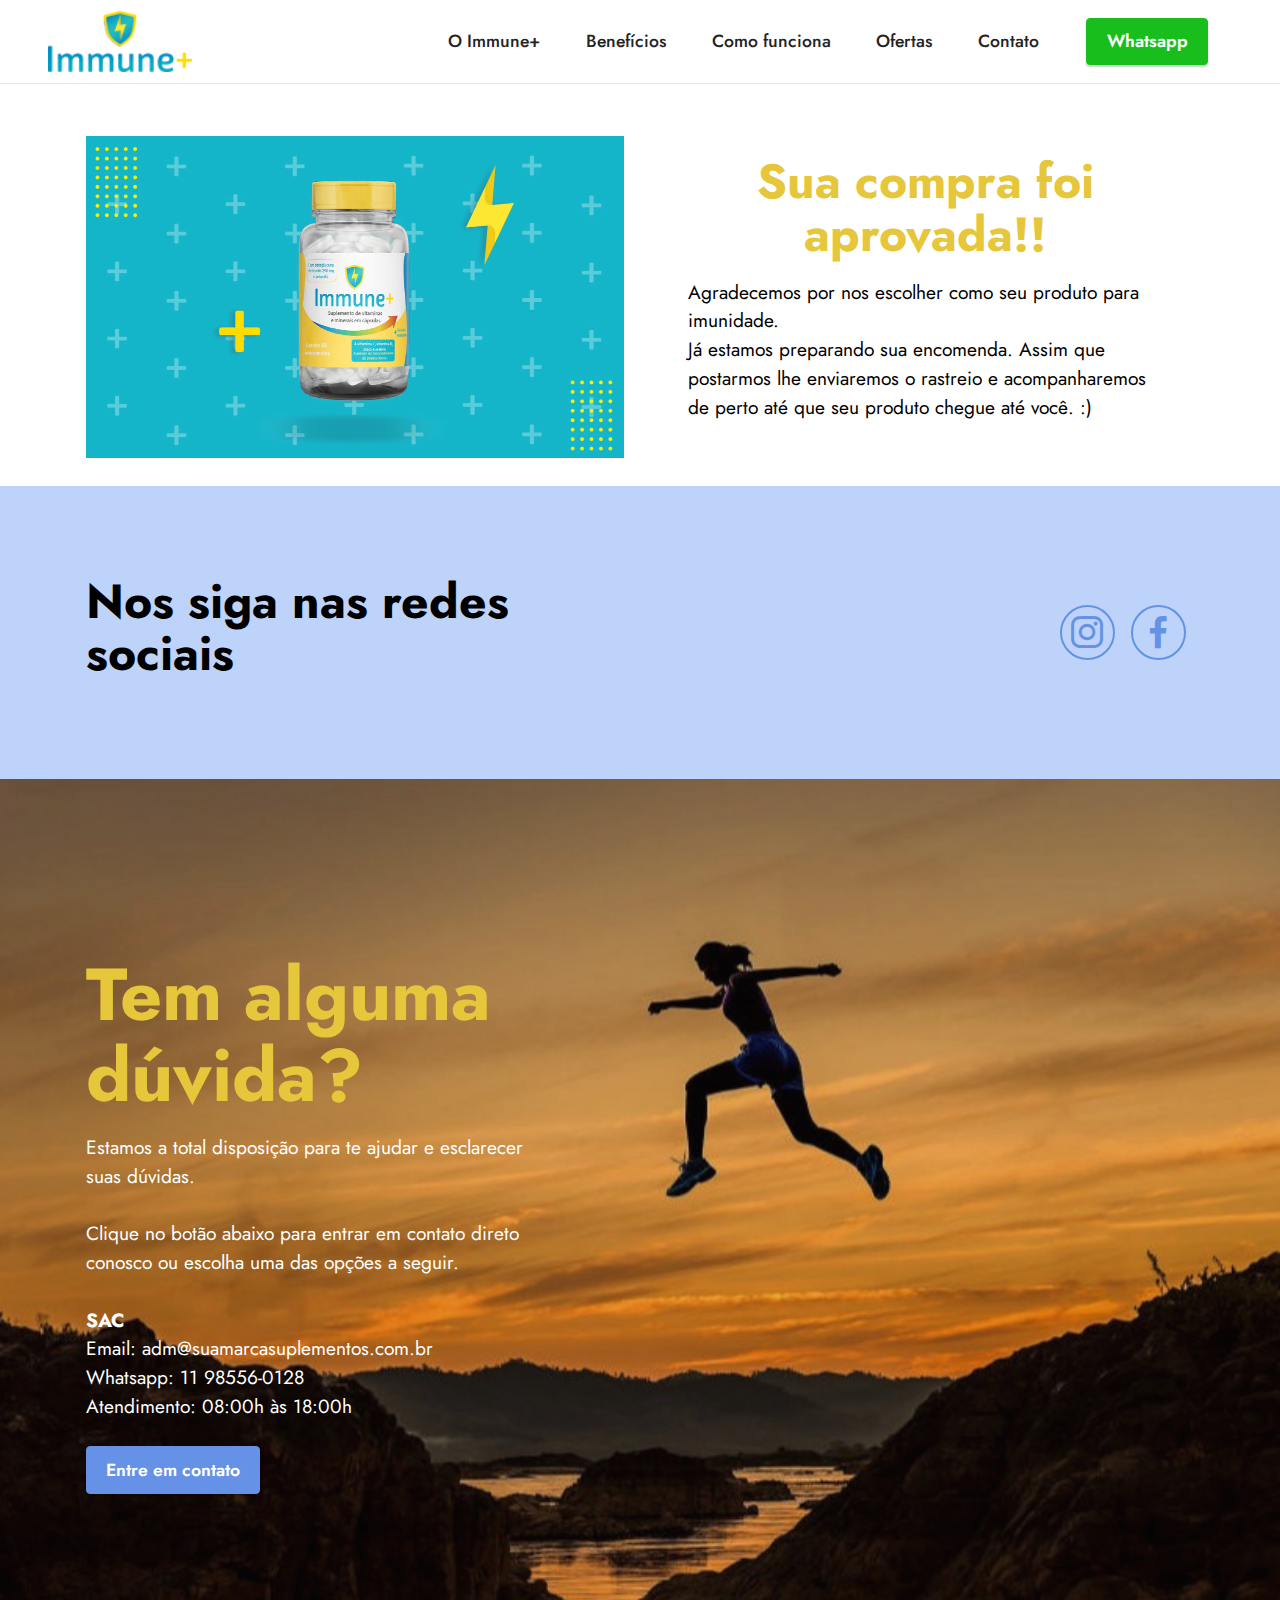
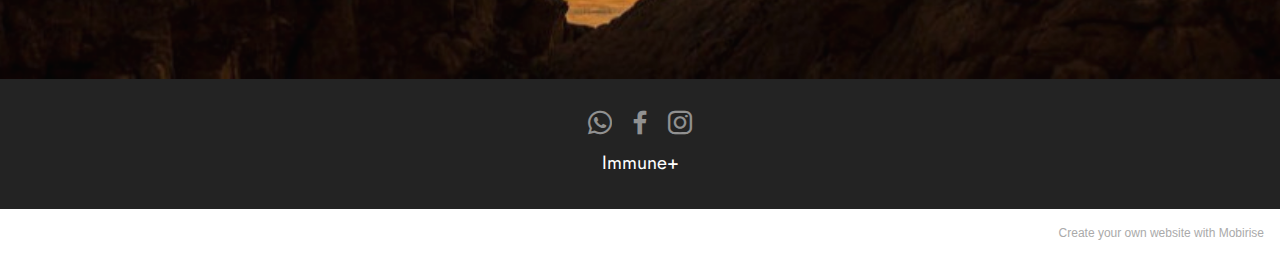
<file: Aprovada.html>
<!DOCTYPE html>
<html  >
<head>
  <!-- Site made with Mobirise Website Builder v5.3.10, https://mobirise.com -->
  <meta charset="UTF-8">
  <meta http-equiv="X-UA-Compatible" content="IE=edge">
  <meta name="generator" content="Mobirise v5.3.10, mobirise.com">
  <meta name="viewport" content="width=device-width, initial-scale=1, minimum-scale=1">
  <link rel="shortcut icon" href="assets/images/logo-121x51.png" type="image/x-icon">
  <meta name="description" content="">
  
  
  <title>Aprovada</title>
  <link rel="stylesheet" href="assets/tether/tether.min.css">
  <link rel="stylesheet" href="assets/bootstrap/css/bootstrap.min.css">
  <link rel="stylesheet" href="assets/bootstrap/css/bootstrap-grid.min.css">
  <link rel="stylesheet" href="assets/bootstrap/css/bootstrap-reboot.min.css">
  <link rel="stylesheet" href="assets/socicon/css/styles.css">
  <link rel="stylesheet" href="assets/dropdown/css/style.css">
  <link rel="stylesheet" href="assets/theme/css/style.css">
  <link rel="preload" href="https://fonts.googleapis.com/css?family=Jost:100,200,300,400,500,600,700,800,900,100i,200i,300i,400i,500i,600i,700i,800i,900i&display=swap" as="style" onload="this.onload=null;this.rel='stylesheet'">
  <noscript><link rel="stylesheet" href="https://fonts.googleapis.com/css?family=Jost:100,200,300,400,500,600,700,800,900,100i,200i,300i,400i,500i,600i,700i,800i,900i&display=swap"></noscript>
  <link rel="preload" as="style" href="assets/mobirise/css/mbr-additional.css"><link rel="stylesheet" href="assets/mobirise/css/mbr-additional.css" type="text/css">
  
  
  
  
</head>
<body>

<!-- Analytics -->
<!-- Global site tag (gtag.js) - Google Analytics -->
<script async src="https://www.googletagmanager.com/gtag/js?id=G-93NF9G86T4"></script>
<script>
  window.dataLayer = window.dataLayer || [];
  function gtag(){dataLayer.push(arguments);}
  gtag('js', new Date());

  gtag('config', 'G-93NF9G86T4');
</script>
<!-- /Analytics -->


  
  <section class="menu cid-sDfFAs3XtH" once="menu" id="menu1-24">
    
    <nav class="navbar navbar-dropdown navbar-fixed-top navbar-expand-lg">
        <div class="container-fluid">
            <div class="navbar-brand">
                <span class="navbar-logo">
                    <a href="index.html">
                        <img src="assets/images/logo-121x51.png" alt="Immune+" style="height: 3.8rem;">
                    </a>
                </span>
                
            </div>
            <button class="navbar-toggler" type="button" data-toggle="collapse" data-target="#navbarSupportedContent" aria-controls="navbarNavAltMarkup" aria-expanded="false" aria-label="Toggle navigation">
                <div class="hamburger">
                    <span></span>
                    <span></span>
                    <span></span>
                    <span></span>
                </div>
            </button>
            <div class="collapse navbar-collapse" id="navbarSupportedContent">
                <ul class="navbar-nav nav-dropdown" data-app-modern-menu="true"><li class="nav-item"><a class="nav-link link text-black text-primary display-4" href="Immune+.html#image1-z">O Immune+</a></li><li class="nav-item"><a class="nav-link link text-black text-primary display-4" href="Immune+.html#features13-1g">Benefícios</a></li><li class="nav-item"><a class="nav-link link text-black text-primary display-4" href="Immune+.html#gallery3-u">Como funciona</a></li><li class="nav-item"><a class="nav-link link text-black text-primary display-4" href="Immune+.html#features4-1k">Ofertas</a></li><li class="nav-item"><a class="nav-link link text-black text-primary display-4" href="Immune+.html#header1-1n">Contato</a></li></ul>
                
                <div class="navbar-buttons mbr-section-btn"><a class="btn btn-secondary display-4" href="https://linktr.ee/Immunemais" target="_blank">Whatsapp</a></div>
            </div>
        </div>
    </nav>

</section>

<section class="image1 cid-sDfFAgtSnd" id="image1-1r">
    

    

    <div class="container">
        <div class="row align-items-center">
            <div class="col-12 col-lg-6">
                <div class="image-wrapper">
                    <img src="assets/images/banner-immune-1076x643.jpg" alt="Mobirise">
                    
                </div>
            </div>
            <div class="col-12 col-lg">
                <div class="text-wrapper">
                    <h3 class="mbr-section-title mbr-fonts-style mb-3 display-2"><strong>Sua compra foi aprovada!!</strong></h3>
                    <p class="mbr-text mbr-fonts-style display-7">Agradecemos por nos escolher como seu produto para imunidade.<br>Já estamos preparando sua encomenda. Assim que postarmos lhe enviaremos o rastreio e acompanharemos de perto até que seu produto chegue até você. :)</p>
                </div>
            </div>
        </div>
    </div>
</section>

<section class="contacts4 cid-sDfFAqxFbO" id="contacts4-22">

    

    

    <div class="container">
        <div class="row align-items-center justify-content-center">
            <div class="text-content col-12 col-md-6">
                <h2 class="mbr-section-title mbr-fonts-style display-2">
                    <strong>Nos siga nas redes sociais</strong></h2>
                
            </div>
            <div class="icons d-flex align-items-center col-12 col-md-6 justify-content-end mt-md-0 mt-2 flex-wrap">
                <a href="https://www.instagram.com/immune_mais/" target="_blank">
                    <span class="mbr-iconfont mbr-iconfont-social socicon-instagram socicon"></span>
                </a>
                <a href="https://www.facebook.com/immunemaisaude" target="_blank">
                    <span class="mbr-iconfont mbr-iconfont-social socicon-facebook socicon"></span>
                </a>
                
                
                
                
                
                
                
                
            </div>
        </div>
    </div>
    
</section>

<section class="header1 cid-sDfFArlTE2 mbr-fullscreen" id="header1-23">

    

    <div class="mbr-overlay" style="opacity: 0.1; background-color: rgb(35, 35, 35);"></div>

    <div class="container">
        <div class="row">
            <div class="col-12 col-lg-5">
                <h1 class="mbr-section-title mbr-fonts-style mb-3 display-1"><strong>Tem alguma dúvida?</strong></h1>
                
                <p class="mbr-text mbr-fonts-style display-7">Estamos a total disposição para te ajudar e esclarecer suas dúvidas.
<br>
<br>Clique no botão abaixo para entrar em contato direto conosco ou escolha uma das opções a seguir.
<br>
<br><strong>SAC
</strong><br>Email: adm@suamarcasuplementos.com.br
<br>Whatsapp: 11 98556-0128
<br>Atendimento: 08:00h às 18:00h</p>
                <div class="mbr-section-btn mt-3"><a class="btn btn-primary display-4" href="https://linktr.ee/Immunemais" target="_blank">Entre em contato</a></div>
            </div>
        </div>
    </div>
</section>

<section class="footer3 cid-sDfFAt3dcm" once="footers" id="footer3-25">

    

    

    <div class="container">
        <div class="media-container-row align-center mbr-white">
            
            <div class="row social-row">
                <div class="social-list align-right pb-2">
                    
                    
                    
                    
                    
                    
                <div class="soc-item">
                        <a href="https://linktr.ee/Immunemais" target="_blank">
                            <span class="mbr-iconfont mbr-iconfont-social socicon-whatsapp socicon"></span>
                        </a>
                    </div><div class="soc-item">
                        <a href="https://www.facebook.com/immunemaisaude" target="_blank">
                            <span class="mbr-iconfont mbr-iconfont-social socicon-facebook socicon"></span>
                        </a>
                    </div><div class="soc-item">
                        <a href="https://www.instagram.com/immune_mais/" target="_blank">
                            <span class="mbr-iconfont mbr-iconfont-social socicon-instagram socicon"></span>
                        </a>
                    </div></div>
            </div>
            <div class="row row-copirayt">
                <p class="mbr-text mb-0 mbr-fonts-style mbr-white align-center display-7">Immune+</p>
            </div>
        </div>
    </div>
</section><section style="background-color: #fff; font-family: -apple-system, BlinkMacSystemFont, 'Segoe UI', 'Roboto', 'Helvetica Neue', Arial, sans-serif; color:#aaa; font-size:12px; padding: 0; align-items: center; display: flex;"><a href="https://mobirise.site/n" style="flex: 1 1; height: 3rem; padding-left: 1rem;"></a><p style="flex: 0 0 auto; margin:0; padding-right:1rem;">Create your own <a href="https://mobirise.site/y" style="color:#aaa;">website</a> with Mobirise</p></section><script src="assets/web/assets/jquery/jquery.min.js"></script>  <script src="assets/popper/popper.min.js"></script>  <script src="assets/tether/tether.min.js"></script>  <script src="assets/bootstrap/js/bootstrap.min.js"></script>  <script src="assets/smoothscroll/smooth-scroll.js"></script>  <script src="assets/sociallikes/social-likes.js"></script>  <script src="assets/dropdown/js/nav-dropdown.js"></script>  <script src="assets/dropdown/js/navbar-dropdown.js"></script>  <script src="assets/touchswipe/jquery.touch-swipe.min.js"></script>  <script src="assets/theme/js/script.js"></script>  
  
  
</body>
</html>
</file>
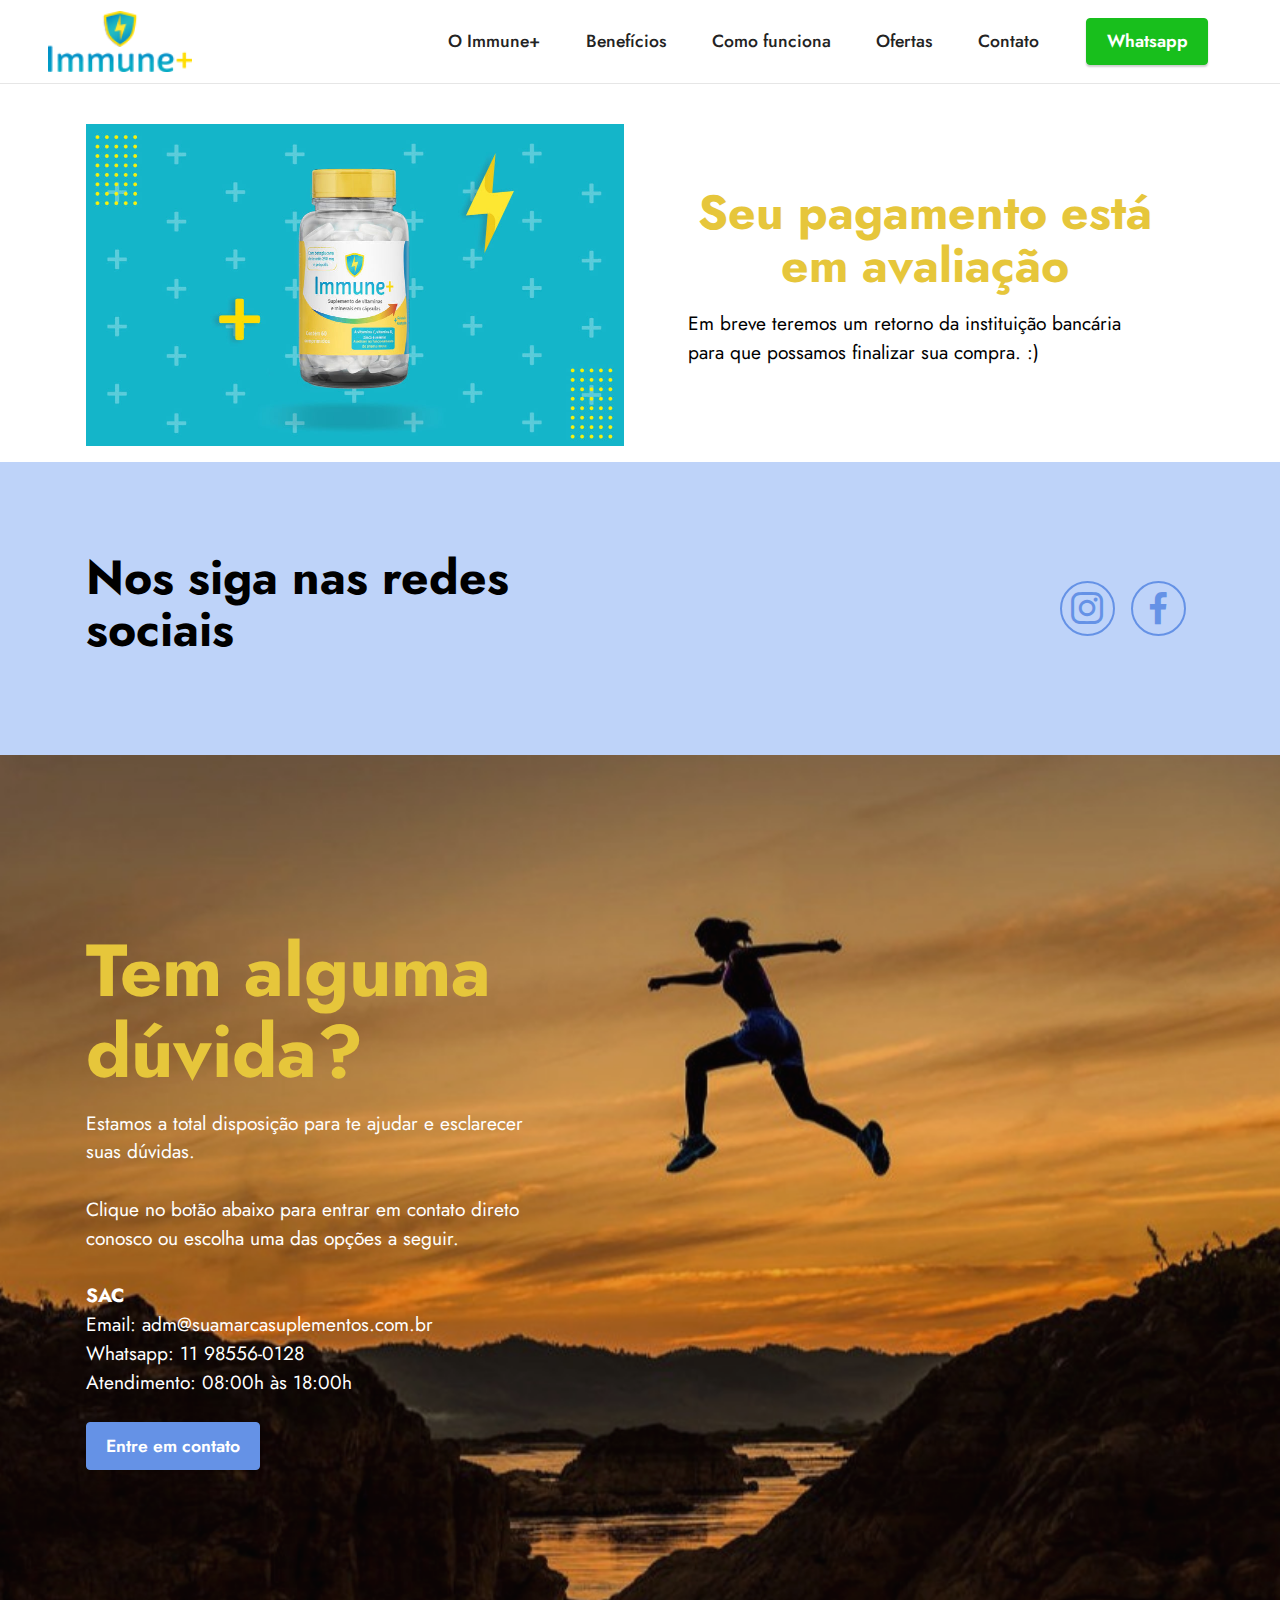
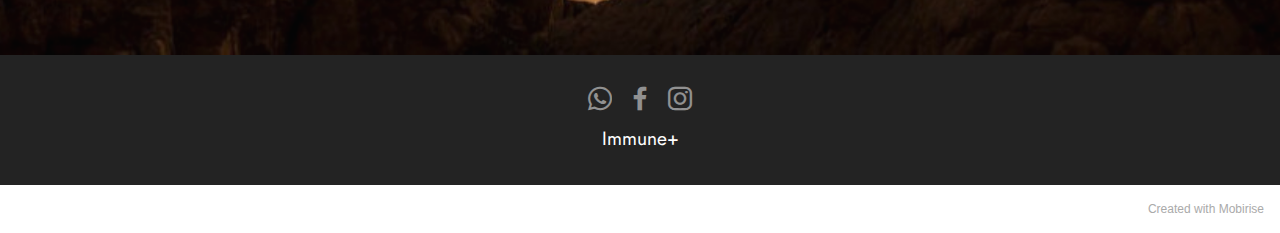
<file: Avaliacao.html>
<!DOCTYPE html>
<html  >
<head>
  <!-- Site made with Mobirise Website Builder v5.3.10, https://mobirise.com -->
  <meta charset="UTF-8">
  <meta http-equiv="X-UA-Compatible" content="IE=edge">
  <meta name="generator" content="Mobirise v5.3.10, mobirise.com">
  <meta name="viewport" content="width=device-width, initial-scale=1, minimum-scale=1">
  <link rel="shortcut icon" href="assets/images/logo-121x51.png" type="image/x-icon">
  <meta name="description" content="">
  
  
  <title>Em avaliação</title>
  <link rel="stylesheet" href="assets/tether/tether.min.css">
  <link rel="stylesheet" href="assets/bootstrap/css/bootstrap.min.css">
  <link rel="stylesheet" href="assets/bootstrap/css/bootstrap-grid.min.css">
  <link rel="stylesheet" href="assets/bootstrap/css/bootstrap-reboot.min.css">
  <link rel="stylesheet" href="assets/socicon/css/styles.css">
  <link rel="stylesheet" href="assets/dropdown/css/style.css">
  <link rel="stylesheet" href="assets/theme/css/style.css">
  <link rel="preload" href="https://fonts.googleapis.com/css?family=Jost:100,200,300,400,500,600,700,800,900,100i,200i,300i,400i,500i,600i,700i,800i,900i&display=swap" as="style" onload="this.onload=null;this.rel='stylesheet'">
  <noscript><link rel="stylesheet" href="https://fonts.googleapis.com/css?family=Jost:100,200,300,400,500,600,700,800,900,100i,200i,300i,400i,500i,600i,700i,800i,900i&display=swap"></noscript>
  <link rel="preload" as="style" href="assets/mobirise/css/mbr-additional.css"><link rel="stylesheet" href="assets/mobirise/css/mbr-additional.css" type="text/css">
  
  
  
  
</head>
<body>

<!-- Analytics -->
<!-- Global site tag (gtag.js) - Google Analytics -->
<script async src="https://www.googletagmanager.com/gtag/js?id=G-93NF9G86T4"></script>
<script>
  window.dataLayer = window.dataLayer || [];
  function gtag(){dataLayer.push(arguments);}
  gtag('js', new Date());

  gtag('config', 'G-93NF9G86T4');
</script>
<!-- /Analytics -->


  
  <section class="menu cid-sDfL309QMn" once="menu" id="menu1-2h">
    
    <nav class="navbar navbar-dropdown navbar-fixed-top navbar-expand-lg">
        <div class="container-fluid">
            <div class="navbar-brand">
                <span class="navbar-logo">
                    <a href="index.html">
                        <img src="assets/images/logo-121x51.png" alt="Immune+" style="height: 3.8rem;">
                    </a>
                </span>
                
            </div>
            <button class="navbar-toggler" type="button" data-toggle="collapse" data-target="#navbarSupportedContent" aria-controls="navbarNavAltMarkup" aria-expanded="false" aria-label="Toggle navigation">
                <div class="hamburger">
                    <span></span>
                    <span></span>
                    <span></span>
                    <span></span>
                </div>
            </button>
            <div class="collapse navbar-collapse" id="navbarSupportedContent">
                <ul class="navbar-nav nav-dropdown" data-app-modern-menu="true"><li class="nav-item"><a class="nav-link link text-black text-primary display-4" href="Immune+.html#image1-z">O Immune+</a></li><li class="nav-item"><a class="nav-link link text-black text-primary display-4" href="Immune+.html#features13-1g">Benefícios</a></li><li class="nav-item"><a class="nav-link link text-black text-primary display-4" href="Immune+.html#gallery3-u">Como funciona</a></li><li class="nav-item"><a class="nav-link link text-black text-primary display-4" href="Immune+.html#features4-1k">Ofertas</a></li><li class="nav-item"><a class="nav-link link text-black text-primary display-4" href="Immune+.html#header1-1n">Contato</a></li></ul>
                
                <div class="navbar-buttons mbr-section-btn"><a class="btn btn-secondary display-4" href="https://linktr.ee/Immunemais" target="_blank">Whatsapp</a></div>
            </div>
        </div>
    </nav>

</section>

<section class="image1 cid-sDfL2XCyvt" id="image1-2e">
    

    

    <div class="container">
        <div class="row align-items-center">
            <div class="col-12 col-lg-6">
                <div class="image-wrapper">
                    <img src="assets/images/banner-immune-1076x643.jpg" alt="Mobirise">
                    
                </div>
            </div>
            <div class="col-12 col-lg">
                <div class="text-wrapper">
                    <h3 class="mbr-section-title mbr-fonts-style mb-3 display-2"><strong>Seu pagamento está em avaliação</strong></h3>
                    <p class="mbr-text mbr-fonts-style display-7">Em breve teremos um retorno da instituição bancária para que possamos finalizar sua compra. :)</p>
                </div>
            </div>
        </div>
    </div>
</section>

<section class="contacts4 cid-sDfL2YiSIZ" id="contacts4-2f">

    

    

    <div class="container">
        <div class="row align-items-center justify-content-center">
            <div class="text-content col-12 col-md-6">
                <h2 class="mbr-section-title mbr-fonts-style display-2">
                    <strong>Nos siga nas redes sociais</strong></h2>
                
            </div>
            <div class="icons d-flex align-items-center col-12 col-md-6 justify-content-end mt-md-0 mt-2 flex-wrap">
                <a href="https://twitter.com/mobirise" target="_blank">
                    <span class="mbr-iconfont mbr-iconfont-social socicon-instagram socicon"></span>
                </a>
                <a href="https://www.facebook.com/immunemaisaude" target="_blank">
                    <span class="mbr-iconfont mbr-iconfont-social socicon-facebook socicon"></span>
                </a>
                
                
                
                
                
                
                
                
            </div>
        </div>
    </div>
    
</section>

<section class="header1 cid-sDfL2ZvJYS mbr-fullscreen" id="header1-2g">

    

    <div class="mbr-overlay" style="opacity: 0.1; background-color: rgb(35, 35, 35);"></div>

    <div class="container">
        <div class="row">
            <div class="col-12 col-lg-5">
                <h1 class="mbr-section-title mbr-fonts-style mb-3 display-1"><strong>Tem alguma dúvida?</strong></h1>
                
                <p class="mbr-text mbr-fonts-style display-7">Estamos a total disposição para te ajudar e esclarecer suas dúvidas.
<br>
<br>Clique no botão abaixo para entrar em contato direto conosco ou escolha uma das opções a seguir.
<br>
<br><strong>SAC
</strong><br>Email: adm@suamarcasuplementos.com.br
<br>Whatsapp: 11 98556-0128
<br>Atendimento: 08:00h às 18:00h</p>
                <div class="mbr-section-btn mt-3"><a class="btn btn-primary display-4" href="https://linktr.ee/Immunemais" target="_blank">Entre em contato</a></div>
            </div>
        </div>
    </div>
</section>

<section class="footer3 cid-sDfL315UyU" once="footers" id="footer3-2i">

    

    

    <div class="container">
        <div class="media-container-row align-center mbr-white">
            
            <div class="row social-row">
                <div class="social-list align-right pb-2">
                    
                    
                    
                    
                    
                    
                <div class="soc-item">
                        <a href="https://linktr.ee/Immunemais" target="_blank">
                            <span class="mbr-iconfont mbr-iconfont-social socicon-whatsapp socicon"></span>
                        </a>
                    </div><div class="soc-item">
                        <a href="https://www.facebook.com/immunemaisaude" target="_blank">
                            <span class="mbr-iconfont mbr-iconfont-social socicon-facebook socicon"></span>
                        </a>
                    </div><div class="soc-item">
                        <a href="https://www.instagram.com/immune_mais/" target="_blank">
                            <span class="mbr-iconfont mbr-iconfont-social socicon-instagram socicon"></span>
                        </a>
                    </div></div>
            </div>
            <div class="row row-copirayt">
                <p class="mbr-text mb-0 mbr-fonts-style mbr-white align-center display-7">Immune+</p>
            </div>
        </div>
    </div>
</section><section style="background-color: #fff; font-family: -apple-system, BlinkMacSystemFont, 'Segoe UI', 'Roboto', 'Helvetica Neue', Arial, sans-serif; color:#aaa; font-size:12px; padding: 0; align-items: center; display: flex;"><a href="https://mobirise.site/g" style="flex: 1 1; height: 3rem; padding-left: 1rem;"></a><p style="flex: 0 0 auto; margin:0; padding-right:1rem;">Created with <a href="https://mobirise.site/a" style="color:#aaa;">Mobirise</a></p></section><script src="assets/web/assets/jquery/jquery.min.js"></script>  <script src="assets/popper/popper.min.js"></script>  <script src="assets/tether/tether.min.js"></script>  <script src="assets/bootstrap/js/bootstrap.min.js"></script>  <script src="assets/smoothscroll/smooth-scroll.js"></script>  <script src="assets/sociallikes/social-likes.js"></script>  <script src="assets/dropdown/js/nav-dropdown.js"></script>  <script src="assets/dropdown/js/navbar-dropdown.js"></script>  <script src="assets/touchswipe/jquery.touch-swipe.min.js"></script>  <script src="assets/theme/js/script.js"></script>  
  
  
</body>
</html>
</file>
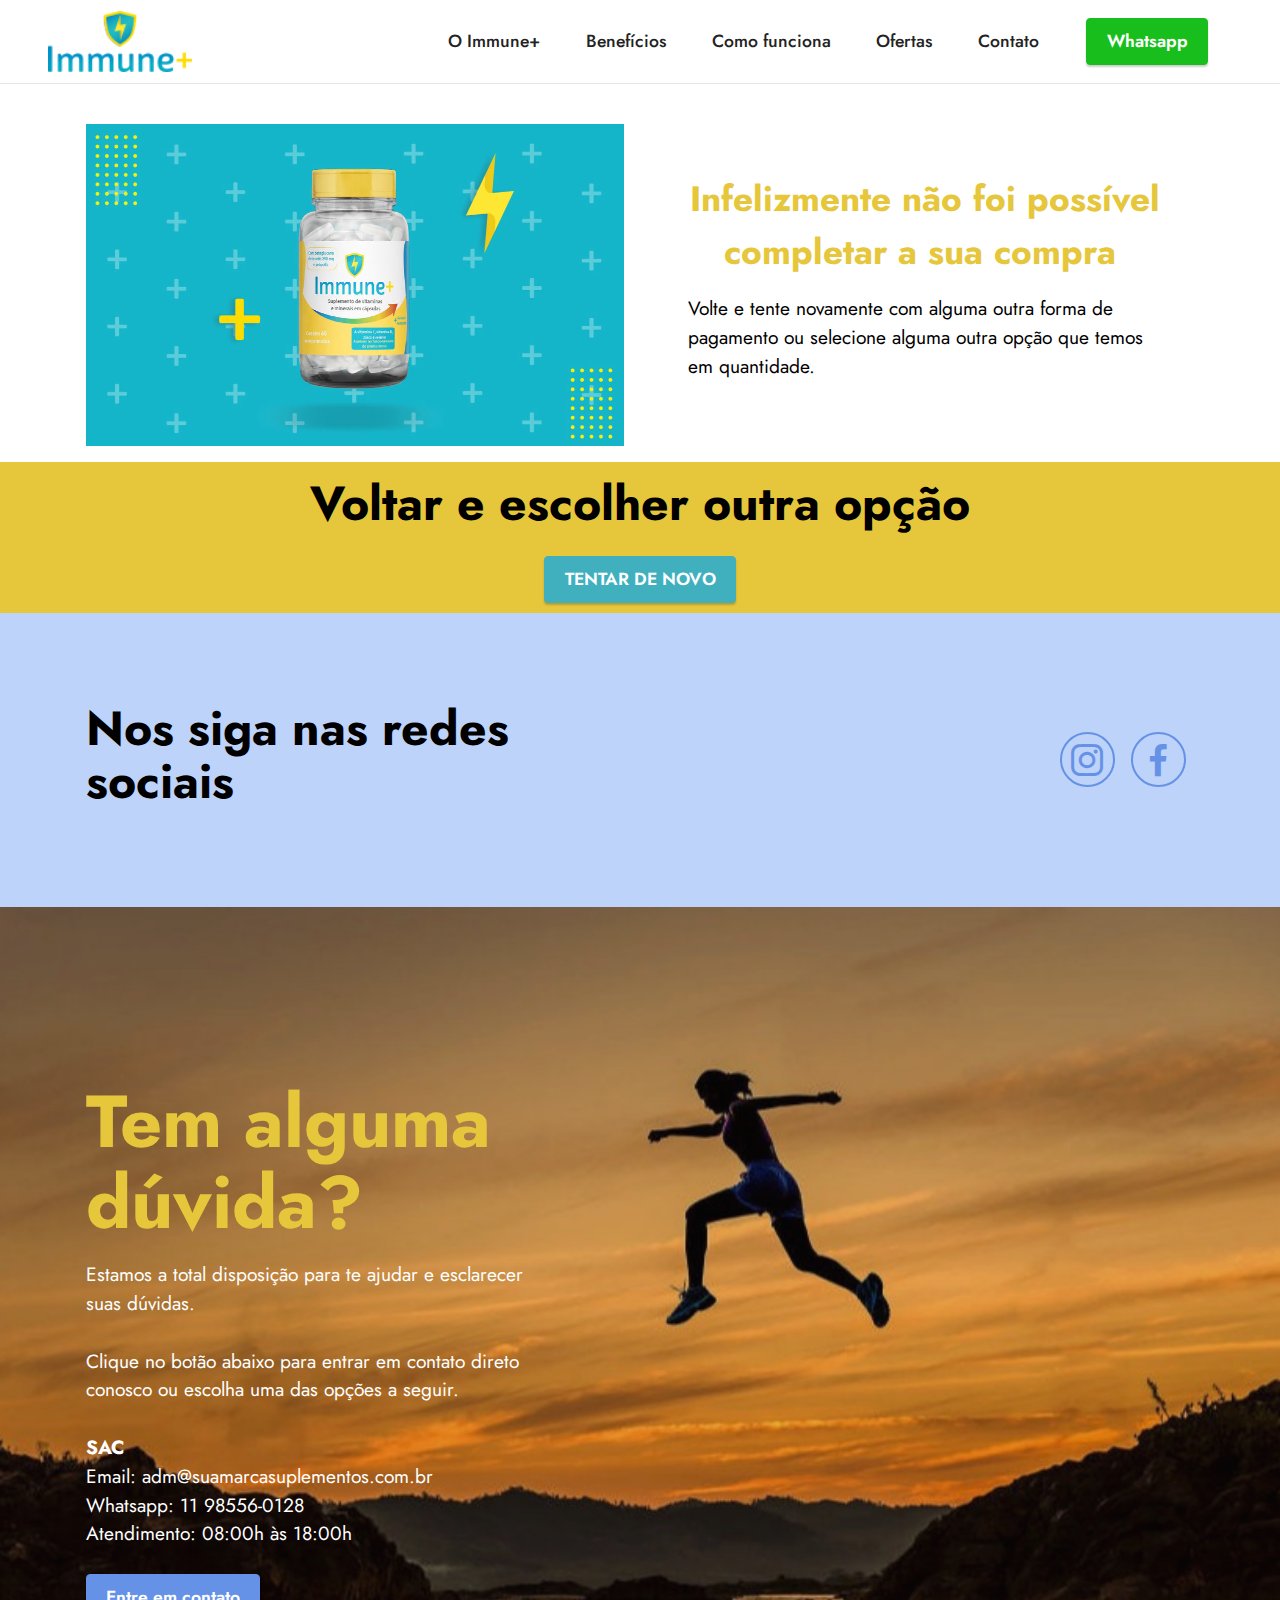
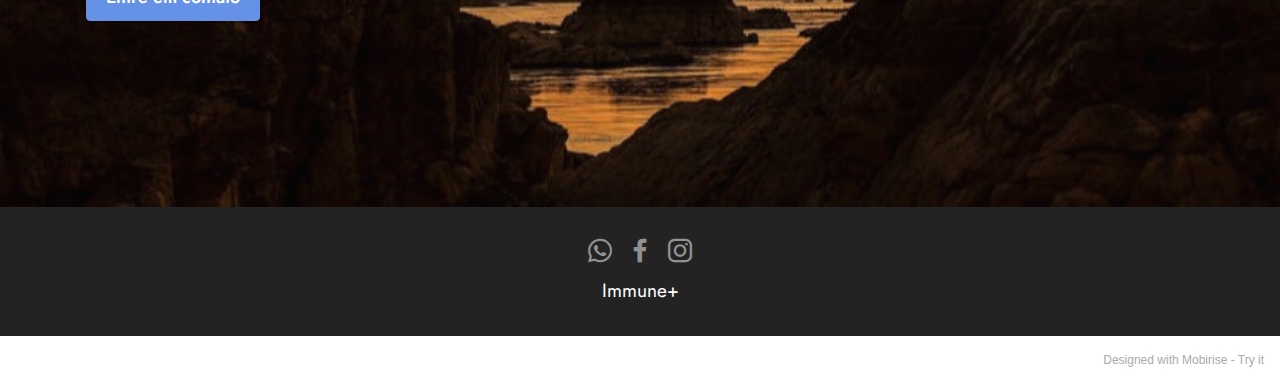
<file: Negada.html>
<!DOCTYPE html>
<html  >
<head>
  <!-- Site made with Mobirise Website Builder v5.3.10, https://mobirise.com -->
  <meta charset="UTF-8">
  <meta http-equiv="X-UA-Compatible" content="IE=edge">
  <meta name="generator" content="Mobirise v5.3.10, mobirise.com">
  <meta name="viewport" content="width=device-width, initial-scale=1, minimum-scale=1">
  <link rel="shortcut icon" href="assets/images/logo-121x51.png" type="image/x-icon">
  <meta name="description" content="">
  
  
  <title>Negada</title>
  <link rel="stylesheet" href="assets/tether/tether.min.css">
  <link rel="stylesheet" href="assets/bootstrap/css/bootstrap.min.css">
  <link rel="stylesheet" href="assets/bootstrap/css/bootstrap-grid.min.css">
  <link rel="stylesheet" href="assets/bootstrap/css/bootstrap-reboot.min.css">
  <link rel="stylesheet" href="assets/socicon/css/styles.css">
  <link rel="stylesheet" href="assets/dropdown/css/style.css">
  <link rel="stylesheet" href="assets/theme/css/style.css">
  <link rel="preload" href="https://fonts.googleapis.com/css?family=Jost:100,200,300,400,500,600,700,800,900,100i,200i,300i,400i,500i,600i,700i,800i,900i&display=swap" as="style" onload="this.onload=null;this.rel='stylesheet'">
  <noscript><link rel="stylesheet" href="https://fonts.googleapis.com/css?family=Jost:100,200,300,400,500,600,700,800,900,100i,200i,300i,400i,500i,600i,700i,800i,900i&display=swap"></noscript>
  <link rel="preload" as="style" href="assets/mobirise/css/mbr-additional.css"><link rel="stylesheet" href="assets/mobirise/css/mbr-additional.css" type="text/css">
  
  
  
  
</head>
<body>

<!-- Analytics -->
<!-- Global site tag (gtag.js) - Google Analytics -->
<script async src="https://www.googletagmanager.com/gtag/js?id=G-93NF9G86T4"></script>
<script>
  window.dataLayer = window.dataLayer || [];
  function gtag(){dataLayer.push(arguments);}
  gtag('js', new Date());

  gtag('config', 'G-93NF9G86T4');
</script>
<!-- /Analytics -->


  
  <section class="menu cid-sDfIrxxlqJ" once="menu" id="menu1-29">
    
    <nav class="navbar navbar-dropdown navbar-fixed-top navbar-expand-lg">
        <div class="container-fluid">
            <div class="navbar-brand">
                <span class="navbar-logo">
                    <a href="index.html">
                        <img src="assets/images/logo-121x51.png" alt="Immune+" style="height: 3.8rem;">
                    </a>
                </span>
                
            </div>
            <button class="navbar-toggler" type="button" data-toggle="collapse" data-target="#navbarSupportedContent" aria-controls="navbarNavAltMarkup" aria-expanded="false" aria-label="Toggle navigation">
                <div class="hamburger">
                    <span></span>
                    <span></span>
                    <span></span>
                    <span></span>
                </div>
            </button>
            <div class="collapse navbar-collapse" id="navbarSupportedContent">
                <ul class="navbar-nav nav-dropdown" data-app-modern-menu="true"><li class="nav-item"><a class="nav-link link text-black text-primary display-4" href="Immune+.html#image1-z">O Immune+</a></li><li class="nav-item"><a class="nav-link link text-black text-primary display-4" href="Immune+.html#features13-1g">Benefícios</a></li><li class="nav-item"><a class="nav-link link text-black text-primary display-4" href="Immune+.html#gallery3-u">Como funciona</a></li><li class="nav-item"><a class="nav-link link text-black text-primary display-4" href="Immune+.html#features4-1k">Ofertas</a></li><li class="nav-item"><a class="nav-link link text-black text-primary display-4" href="Immune+.html#header1-1n">Contato</a></li></ul>
                
                <div class="navbar-buttons mbr-section-btn"><a class="btn btn-secondary display-4" href="https://linktr.ee/Immunemais" target="_blank">Whatsapp</a></div>
            </div>
        </div>
    </nav>

</section>

<section class="image1 cid-sDfIruBcFU" id="image1-26">
    

    

    <div class="container">
        <div class="row align-items-center">
            <div class="col-12 col-lg-6">
                <div class="image-wrapper">
                    <img src="assets/images/banner-immune-1076x643.jpg" alt="Mobirise">
                    
                </div>
            </div>
            <div class="col-12 col-lg">
                <div class="text-wrapper">
                    <h3 class="mbr-section-title mbr-fonts-style mb-3 display-5"><strong>Infelizmente não foi possível completar a sua compra&nbsp;</strong></h3>
                    <p class="mbr-text mbr-fonts-style display-7">Volte e tente novamente com alguma outra forma de pagamento ou selecione alguma outra opção que temos&nbsp; em quantidade.</p>
                </div>
            </div>
        </div>
    </div>
</section>

<section class="header6 cid-sDfK5sF4MR" id="header6-2d">

    

    

    <div class="align-center container">
        <div class="row justify-content-center">
            <div class="col-12 col-lg-12">
                <h1 class="mbr-section-title mbr-fonts-style mbr-white mb-3 display-2"><strong>Voltar e escolher outra opção</strong></h1>
                
                
                <div class="mbr-section-btn mt-3"><a class="btn btn-success display-4" href="index.html#features4-1k">TENTAR DE NOVO</a></div>
            </div>
        </div>
    </div>
</section>

<section class="contacts4 cid-sDfIrvAAFF" id="contacts4-27">

    

    

    <div class="container">
        <div class="row align-items-center justify-content-center">
            <div class="text-content col-12 col-md-6">
                <h2 class="mbr-section-title mbr-fonts-style display-2">
                    <strong>Nos siga nas redes sociais</strong></h2>
                
            </div>
            <div class="icons d-flex align-items-center col-12 col-md-6 justify-content-end mt-md-0 mt-2 flex-wrap">
                <a href="https://www.instagram.com/immune_mais/" target="_blank">
                    <span class="mbr-iconfont mbr-iconfont-social socicon-instagram socicon"></span>
                </a>
                <a href="https://www.facebook.com/immunemaisaude" target="_blank">
                    <span class="mbr-iconfont mbr-iconfont-social socicon-facebook socicon"></span>
                </a>
                
                
                
                
                
                
                
                
            </div>
        </div>
    </div>
    
</section>

<section class="header1 cid-sDfIrwQidx mbr-fullscreen" id="header1-28">

    

    <div class="mbr-overlay" style="opacity: 0.1; background-color: rgb(35, 35, 35);"></div>

    <div class="container">
        <div class="row">
            <div class="col-12 col-lg-5">
                <h1 class="mbr-section-title mbr-fonts-style mb-3 display-1"><strong>Tem alguma dúvida?</strong></h1>
                
                <p class="mbr-text mbr-fonts-style display-7">Estamos a total disposição para te ajudar e esclarecer suas dúvidas.
<br>
<br>Clique no botão abaixo para entrar em contato direto conosco ou escolha uma das opções a seguir.
<br>
<br><strong>SAC
</strong><br>Email: adm@suamarcasuplementos.com.br
<br>Whatsapp: 11 98556-0128
<br>Atendimento: 08:00h às 18:00h</p>
                <div class="mbr-section-btn mt-3"><a class="btn btn-primary display-4" href="https://linktr.ee/Immunemais" target="_blank">Entre em contato</a></div>
            </div>
        </div>
    </div>
</section>

<section class="footer3 cid-sDfIryulmQ" once="footers" id="footer3-2a">

    

    

    <div class="container">
        <div class="media-container-row align-center mbr-white">
            
            <div class="row social-row">
                <div class="social-list align-right pb-2">
                    
                    
                    
                    
                    
                    
                <div class="soc-item">
                        <a href="https://linktr.ee/Immunemais" target="_blank">
                            <span class="mbr-iconfont mbr-iconfont-social socicon-whatsapp socicon"></span>
                        </a>
                    </div><div class="soc-item">
                        <a href="https://www.facebook.com/immunemaisaude" target="_blank">
                            <span class="mbr-iconfont mbr-iconfont-social socicon-facebook socicon"></span>
                        </a>
                    </div><div class="soc-item">
                        <a href="https://www.instagram.com/immune_mais/" target="_blank">
                            <span class="mbr-iconfont mbr-iconfont-social socicon-instagram socicon"></span>
                        </a>
                    </div></div>
            </div>
            <div class="row row-copirayt">
                <p class="mbr-text mb-0 mbr-fonts-style mbr-white align-center display-7">Immune+</p>
            </div>
        </div>
    </div>
</section><section style="background-color: #fff; font-family: -apple-system, BlinkMacSystemFont, 'Segoe UI', 'Roboto', 'Helvetica Neue', Arial, sans-serif; color:#aaa; font-size:12px; padding: 0; align-items: center; display: flex;"><a href="https://mobirise.site/w" style="flex: 1 1; height: 3rem; padding-left: 1rem;"></a><p style="flex: 0 0 auto; margin:0; padding-right:1rem;">Designed with Mobirise - <a href="https://mobirise.site/m" style="color:#aaa;">Try it</a></p></section><script src="assets/web/assets/jquery/jquery.min.js"></script>  <script src="assets/popper/popper.min.js"></script>  <script src="assets/tether/tether.min.js"></script>  <script src="assets/bootstrap/js/bootstrap.min.js"></script>  <script src="assets/smoothscroll/smooth-scroll.js"></script>  <script src="assets/sociallikes/social-likes.js"></script>  <script src="assets/dropdown/js/nav-dropdown.js"></script>  <script src="assets/dropdown/js/navbar-dropdown.js"></script>  <script src="assets/touchswipe/jquery.touch-swipe.min.js"></script>  <script src="assets/theme/js/script.js"></script>  
  
  
</body>
</html>
</file>
<file: assets/web/assets/mobirise-icons2/mobirise2.css>
@font-face {
  font-family: 'Moririse2';
  font-display: swap;
  src:  url('mobirise2.eot?f2bix4');
  src:  url('mobirise2.eot?f2bix4#iefix') format('embedded-opentype'),
    url('mobirise2.ttf?f2bix4') format('truetype'),
    url('mobirise2.woff?f2bix4') format('woff'),
    url('mobirise2.svg?f2bix4#mobirise2') format('svg');
  font-weight: normal;
  font-style: normal;
}

[class^="mobi-"], [class*=" mobi-"] {
  /* use !important to prevent issues with browser extensions that change fonts */
  font-family: 'Moririse2' !important;
  speak: none;
  font-style: normal;
  font-weight: normal;
  font-variant: normal;
  text-transform: none;
  line-height: 1;

  /* Better Font Rendering =========== */
  -webkit-font-smoothing: antialiased;
  -moz-osx-font-smoothing: grayscale;
}

.mobi-mbri-add-submenu:before {
  content: "\e900";
}
.mobi-mbri-alert:before {
  content: "\e901";
}
.mobi-mbri-align-center:before {
  content: "\e902";
}
.mobi-mbri-align-justify:before {
  content: "\e903";
}
.mobi-mbri-align-left:before {
  content: "\e904";
}
.mobi-mbri-align-right:before {
  content: "\e905";
}
.mobi-mbri-android:before {
  content: "\e906";
}
.mobi-mbri-apple:before {
  content: "\e907";
}
.mobi-mbri-arrow-down:before {
  content: "\e908";
}
.mobi-mbri-arrow-next:before {
  content: "\e909";
}
.mobi-mbri-arrow-prev:before {
  content: "\e90a";
}
.mobi-mbri-arrow-up:before {
  content: "\e90b";
}
.mobi-mbri-bold:before {
  content: "\e90c";
}
.mobi-mbri-bookmark:before {
  content: "\e90d";
}
.mobi-mbri-bootstrap:before {
  content: "\e90e";
}
.mobi-mbri-briefcase:before {
  content: "\e90f";
}
.mobi-mbri-browse:before {
  content: "\e910";
}
.mobi-mbri-bulleted-list:before {
  content: "\e911";
}
.mobi-mbri-calendar:before {
  content: "\e912";
}
.mobi-mbri-camera:before {
  content: "\e913";
}
.mobi-mbri-cart-add:before {
  content: "\e914";
}
.mobi-mbri-cart-full:before {
  content: "\e915";
}
.mobi-mbri-cash:before {
  content: "\e916";
}
.mobi-mbri-change-style:before {
  content: "\e917";
}
.mobi-mbri-chat:before {
  content: "\e918";
}
.mobi-mbri-clock:before {
  content: "\e919";
}
.mobi-mbri-close:before {
  content: "\e91a";
}
.mobi-mbri-cloud:before {
  content: "\e91b";
}
.mobi-mbri-code:before {
  content: "\e91c";
}
.mobi-mbri-contact-form:before {
  content: "\e91d";
}
.mobi-mbri-credit-card:before {
  content: "\e91e";
}
.mobi-mbri-cursor-click:before {
  content: "\e91f";
}
.mobi-mbri-cust-feedback:before {
  content: "\e920";
}
.mobi-mbri-database:before {
  content: "\e921";
}
.mobi-mbri-delivery:before {
  content: "\e922";
}
.mobi-mbri-desktop:before {
  content: "\e923";
}
.mobi-mbri-devices:before {
  content: "\e924";
}
.mobi-mbri-down:before {
  content: "\e925";
}
.mobi-mbri-download-2:before {
  content: "\e926";
}
.mobi-mbri-download:before {
  content: "\e927";
}
.mobi-mbri-drag-n-drop-2:before {
  content: "\e928";
}
.mobi-mbri-drag-n-drop:before {
  content: "\e929";
}
.mobi-mbri-edit-2:before {
  content: "\e92a";
}
.mobi-mbri-edit:before {
  content: "\e92b";
}
.mobi-mbri-error:before {
  content: "\e92c";
}
.mobi-mbri-extension:before {
  content: "\e92d";
}
.mobi-mbri-features:before {
  content: "\e92e";
}
.mobi-mbri-file:before {
  content: "\e92f";
}
.mobi-mbri-flag:before {
  content: "\e930";
}
.mobi-mbri-folder:before {
  content: "\e931";
}
.mobi-mbri-gift:before {
  content: "\e932";
}
.mobi-mbri-github:before {
  content: "\e933";
}
.mobi-mbri-globe-2:before {
  content: "\e934";
}
.mobi-mbri-globe:before {
  content: "\e935";
}
.mobi-mbri-growing-chart:before {
  content: "\e936";
}
.mobi-mbri-hearth:before {
  content: "\e937";
}
.mobi-mbri-help:before {
  content: "\e938";
}
.mobi-mbri-home:before {
  content: "\e939";
}
.mobi-mbri-hot-cup:before {
  content: "\e93a";
}
.mobi-mbri-idea:before {
  content: "\e93b";
}
.mobi-mbri-image-gallery:before {
  content: "\e93c";
}
.mobi-mbri-image-slider:before {
  content: "\e93d";
}
.mobi-mbri-info:before {
  content: "\e93e";
}
.mobi-mbri-italic:before {
  content: "\e93f";
}
.mobi-mbri-key:before {
  content: "\e940";
}
.mobi-mbri-laptop:before {
  content: "\e941";
}
.mobi-mbri-layers:before {
  content: "\e942";
}
.mobi-mbri-left-right:before {
  content: "\e943";
}
.mobi-mbri-left:before {
  content: "\e944";
}
.mobi-mbri-letter:before {
  content: "\e945";
}
.mobi-mbri-like:before {
  content: "\e946";
}
.mobi-mbri-link:before {
  content: "\e947";
}
.mobi-mbri-lock:before {
  content: "\e948";
}
.mobi-mbri-login:before {
  content: "\e949";
}
.mobi-mbri-logout:before {
  content: "\e94a";
}
.mobi-mbri-magic-stick:before {
  content: "\e94b";
}
.mobi-mbri-map-pin:before {
  content: "\e94c";
}
.mobi-mbri-menu:before {
  content: "\e94d";
}
.mobi-mbri-mobile-2:before {
  content: "\e94e";
}
.mobi-mbri-mobile-horizontal:before {
  content: "\e94f";
}
.mobi-mbri-mobile:before {
  content: "\e950";
}
.mobi-mbri-mobirise:before {
  content: "\e951";
}
.mobi-mbri-more-horizontal:before {
  content: "\e952";
}
.mobi-mbri-more-vertical:before {
  content: "\e953";
}
.mobi-mbri-music:before {
  content: "\e954";
}
.mobi-mbri-new-file:before {
  content: "\e955";
}
.mobi-mbri-numbered-list:before {
  content: "\e956";
}
.mobi-mbri-opened-folder:before {
  content: "\e957";
}
.mobi-mbri-pages:before {
  content: "\e958";
}
.mobi-mbri-paper-plane:before {
  content: "\e959";
}
.mobi-mbri-paperclip:before {
  content: "\e95a";
}
.mobi-mbri-phone:before {
  content: "\e95b";
}
.mobi-mbri-photo:before {
  content: "\e95c";
}
.mobi-mbri-photos:before {
  content: "\e95d";
}
.mobi-mbri-pin:before {
  content: "\e95e";
}
.mobi-mbri-play:before {
  content: "\e95f";
}
.mobi-mbri-plus:before {
  content: "\e960";
}
.mobi-mbri-preview:before {
  content: "\e961";
}
.mobi-mbri-print:before {
  content: "\e962";
}
.mobi-mbri-protect:before {
  content: "\e963";
}
.mobi-mbri-question:before {
  content: "\e964";
}
.mobi-mbri-quote-left:before {
  content: "\e965";
}
.mobi-mbri-quote-right:before {
  content: "\e966";
}
.mobi-mbri-redo:before {
  content: "\e967";
}
.mobi-mbri-refresh:before {
  content: "\e968";
}
.mobi-mbri-responsive-2:before {
  content: "\e969";
}
.mobi-mbri-responsive:before {
  content: "\e96a";
}
.mobi-mbri-right:before {
  content: "\e96b";
}
.mobi-mbri-rocket:before {
  content: "\e96c";
}
.mobi-mbri-sad-face:before {
  content: "\e96d";
}
.mobi-mbri-sale:before {
  content: "\e96e";
}
.mobi-mbri-save:before {
  content: "\e96f";
}
.mobi-mbri-search:before {
  content: "\e970";
}
.mobi-mbri-setting-2:before {
  content: "\e971";
}
.mobi-mbri-setting-3:before {
  content: "\e972";
}
.mobi-mbri-setting:before {
  content: "\e973";
}
.mobi-mbri-share:before {
  content: "\e974";
}
.mobi-mbri-shopping-bag:before {
  content: "\e975";
}
.mobi-mbri-shopping-basket:before {
  content: "\e976";
}
.mobi-mbri-shopping-cart:before {
  content: "\e977";
}
.mobi-mbri-sites:before {
  content: "\e978";
}
.mobi-mbri-smile-face:before {
  content: "\e979";
}
.mobi-mbri-speed:before {
  content: "\e97a";
}
.mobi-mbri-star:before {
  content: "\e97b";
}
.mobi-mbri-success:before {
  content: "\e97c";
}
.mobi-mbri-sun:before {
  content: "\e97d";
}
.mobi-mbri-sun2:before {
  content: "\e97e";
}
.mobi-mbri-tablet-vertical:before {
  content: "\e97f";
}
.mobi-mbri-tablet:before {
  content: "\e980";
}
.mobi-mbri-target:before {
  content: "\e981";
}
.mobi-mbri-timer:before {
  content: "\e982";
}
.mobi-mbri-to-ftp:before {
  content: "\e983";
}
.mobi-mbri-to-local-drive:before {
  content: "\e984";
}
.mobi-mbri-touch-swipe:before {
  content: "\e985";
}
.mobi-mbri-touch:before {
  content: "\e986";
}
.mobi-mbri-trash:before {
  content: "\e987";
}
.mobi-mbri-underline:before {
  content: "\e988";
}
.mobi-mbri-undo:before {
  content: "\e989";
}
.mobi-mbri-unlink:before {
  content: "\e98a";
}
.mobi-mbri-unlock:before {
  content: "\e98b";
}
.mobi-mbri-up-down:before {
  content: "\e98c";
}
.mobi-mbri-up:before {
  content: "\e98d";
}
.mobi-mbri-update:before {
  content: "\e98e";
}
.mobi-mbri-upload-2:before {
  content: "\e98f";
}
.mobi-mbri-upload:before {
  content: "\e990";
}
.mobi-mbri-user-2:before {
  content: "\e991";
}
.mobi-mbri-user:before {
  content: "\e992";
}
.mobi-mbri-users:before {
  content: "\e993";
}
.mobi-mbri-video-play:before {
  content: "\e994";
}
.mobi-mbri-video:before {
  content: "\e995";
}
.mobi-mbri-watch:before {
  content: "\e996";
}
.mobi-mbri-website-theme-2:before {
  content: "\e997";
}
.mobi-mbri-website-theme:before {
  content: "\e998";
}
.mobi-mbri-wifi:before {
  content: "\e999";
}
.mobi-mbri-windows:before {
  content: "\e99a";
}
.mobi-mbri-zoom-in:before {
  content: "\e99b";
}
.mobi-mbri-zoom-out:before {
  content: "\e99c";
}
</file>
<file: assets/web/assets/mobirise-icons-bold/mobirise-icons-bold.css>
@font-face {
  font-family: 'mobirise-icons-bold';
  font-display: swap;
  src:  url('mobirise-icons-bold.eot?m1l4yr');
  src:  url('mobirise-icons-bold.eot?m1l4yr#iefix') format('embedded-opentype'),
    url('mobirise-icons-bold.ttf?m1l4yr') format('truetype'),
    url('mobirise-icons-bold.woff?m1l4yr') format('woff'),
    url('mobirise-icons-bold.svg?m1l4yr#mobirise-icons-bold') format('svg');
  font-weight: normal;
  font-style: normal;
}

[class^="mbrib-"], [class*="mbrib-"] {
  /* use !important to prevent issues with browser extensions that change fonts */
  font-family: 'mobirise-icons-bold' !important;
  speak: none;
  font-style: normal;
  font-weight: normal;
  font-variant: normal;
  text-transform: none;
  line-height: 1;

  /* Better Font Rendering =========== */
  -webkit-font-smoothing: antialiased;
  -moz-osx-font-smoothing: grayscale;
}

.mbrib-add-submenu:before {
  content: "\e900";
}
.mbrib-alert:before {
  content: "\e901";
}
.mbrib-align-center:before {
  content: "\e902";
}
.mbrib-align-justify:before {
  content: "\e903";
}
.mbrib-align-left:before {
  content: "\e904";
}
.mbrib-align-right:before {
  content: "\e905";
}
.mbrib-android:before {
  content: "\e906";
}
.mbrib-apple:before {
  content: "\e907";
}
.mbrib-arrow-down:before {
  content: "\e908";
}
.mbrib-arrow-next:before {
  content: "\e909";
}
.mbrib-arrow-prev:before {
  content: "\e90a";
}
.mbrib-arrow-up:before {
  content: "\e90b";
}
.mbrib-bold:before {
  content: "\e90c";
}
.mbrib-bookmark:before {
  content: "\e90d";
}
.mbrib-bootstrap:before {
  content: "\e90e";
}
.mbrib-briefcase:before {
  content: "\e90f";
}
.mbrib-browse:before {
  content: "\e910";
}
.mbrib-bulleted-list:before {
  content: "\e911";
}
.mbrib-calendar:before {
  content: "\e912";
}
.mbrib-camera:before {
  content: "\e913";
}
.mbrib-cart-add:before {
  content: "\e914";
}
.mbrib-cart-full:before {
  content: "\e915";
}
.mbrib-cash:before {
  content: "\e916";
}
.mbrib-change-style:before {
  content: "\e917";
}
.mbrib-chat:before {
  content: "\e918";
}
.mbrib-clock:before {
  content: "\e919";
}
.mbrib-close:before {
  content: "\e91a";
}
.mbrib-cloud:before {
  content: "\e91b";
}
.mbrib-code:before {
  content: "\e91c";
}
.mbrib-contact-form:before {
  content: "\e91d";
}
.mbrib-credit-card:before {
  content: "\e91e";
}
.mbrib-cursor-click:before {
  content: "\e91f";
}
.mbrib-cust-feedback:before {
  content: "\e920";
}
.mbrib-database:before {
  content: "\e921";
}
.mbrib-delivery:before {
  content: "\e922";
}
.mbrib-desktop:before {
  content: "\e923";
}
.mbrib-devices:before {
  content: "\e924";
}
.mbrib-down:before {
  content: "\e925";
}
.mbrib-download:before {
  content: "\e926";
}
.mbrib-drag-n-drop:before {
  content: "\e927";
}
.mbrib-drag-n-drop2:before {
  content: "\e928";
}
.mbrib-edit:before {
  content: "\e929";
}
.mbrib-edit2:before {
  content: "\e92a";
}
.mbrib-error:before {
  content: "\e92b";
}
.mbrib-extension:before {
  content: "\e92c";
}
.mbrib-features:before {
  content: "\e92d";
}
.mbrib-file:before {
  content: "\e92e";
}
.mbrib-flag:before {
  content: "\e92f";
}
.mbrib-folder:before {
  content: "\e930";
}
.mbrib-gift:before {
  content: "\e931";
}
.mbrib-github:before {
  content: "\e932";
}
.mbrib-globe-2:before {
  content: "\e933";
}
.mbrib-globe:before {
  content: "\e934";
}
.mbrib-growing-chart:before {
  content: "\e935";
}
.mbrib-hearth:before {
  content: "\e936";
}
.mbrib-help:before {
  content: "\e937";
}
.mbrib-home:before {
  content: "\e938";
}
.mbrib-hot-cup:before {
  content: "\e939";
}
.mbrib-idea:before {
  content: "\e93a";
}
.mbrib-image-gallery:before {
  content: "\e93b";
}
.mbrib-image-slider:before {
  content: "\e93c";
}
.mbrib-info:before {
  content: "\e93d";
}
.mbrib-italic:before {
  content: "\e93e";
}
.mbrib-key:before {
  content: "\e93f";
}
.mbrib-laptop:before {
  content: "\e940";
}
.mbrib-layers:before {
  content: "\e941";
}
.mbrib-left-right:before {
  content: "\e942";
}
.mbrib-left:before {
  content: "\e943";
}
.mbrib-letter:before {
  content: "\e944";
}
.mbrib-like:before {
  content: "\e945";
}
.mbrib-link:before {
  content: "\e946";
}
.mbrib-lock:before {
  content: "\e947";
}
.mbrib-login:before {
  content: "\e948";
}
.mbrib-logout:before {
  content: "\e949";
}
.mbrib-magic-stick:before {
  content: "\e94a";
}
.mbrib-map-pin:before {
  content: "\e94b";
}
.mbrib-menu:before {
  content: "\e94c";
}
.mbrib-mobile:before {
  content: "\e94d";
}
.mbrib-mobile2:before {
  content: "\e94e";
}
.mbrib-mobirise:before {
  content: "\e94f";
}
.mbrib-more-horizontal:before {
  content: "\e950";
}
.mbrib-more-vertical:before {
  content: "\e951";
}
.mbrib-music:before {
  content: "\e952";
}
.mbrib-new-file:before {
  content: "\e953";
}
.mbrib-numbered-list:before {
  content: "\e954";
}
.mbrib-opened-folder:before {
  content: "\e955";
}
.mbrib-pages:before {
  content: "\e956";
}
.mbrib-paper-plane:before {
  content: "\e957";
}
.mbrib-paperclip:before {
  content: "\e958";
}
.mbrib-photo:before {
  content: "\e959";
}
.mbrib-photos:before {
  content: "\e95a";
}
.mbrib-pin:before {
  content: "\e95b";
}
.mbrib-play:before {
  content: "\e95c";
}
.mbrib-plus:before {
  content: "\e95d";
}
.mbrib-preview:before {
  content: "\e95e";
}
.mbrib-print:before {
  content: "\e95f";
}
.mbrib-protect:before {
  content: "\e960";
}
.mbrib-question:before {
  content: "\e961";
}
.mbrib-quote-left:before {
  content: "\e962";
}
.mbrib-quote-right:before {
  content: "\e963";
}
.mbrib-redo:before {
  content: "\e964";
}
.mbrib-refresh:before {
  content: "\e965";
}
.mbrib-responsive:before {
  content: "\e966";
}
.mbrib-right:before {
  content: "\e967";
}
.mbrib-rocket:before {
  content: "\e968";
}
.mbrib-sad-face:before {
  content: "\e969";
}
.mbrib-sale:before {
  content: "\e96a";
}
.mbrib-save:before {
  content: "\e96b";
}
.mbrib-search:before {
  content: "\e96c";
}
.mbrib-setting:before {
  content: "\e96d";
}
.mbrib-setting2:before {
  content: "\e96e";
}
.mbrib-setting3:before {
  content: "\e96f";
}
.mbrib-share:before {
  content: "\e970";
}
.mbrib-shopping-bag:before {
  content: "\e971";
}
.mbrib-shopping-basket:before {
  content: "\e972";
}
.mbrib-shopping-cart:before {
  content: "\e973";
}
.mbrib-sites:before {
  content: "\e974";
}
.mbrib-smile-face:before {
  content: "\e975";
}
.mbrib-speed:before {
  content: "\e976";
}
.mbrib-star:before {
  content: "\e977";
}
.mbrib-success:before {
  content: "\e978";
}
.mbrib-sun:before {
  content: "\e979";
}
.mbrib-sun2:before {
  content: "\e97a";
}
.mbrib-tablet-vertical:before {
  content: "\e97b";
}
.mbrib-tablet:before {
  content: "\e97c";
}
.mbrib-target:before {
  content: "\e97d";
}
.mbrib-timer:before {
  content: "\e97e";
}
.mbrib-to-ftp:before {
  content: "\e97f";
}
.mbrib-to-local-drive:before {
  content: "\e980";
}
.mbrib-touch-swipe:before {
  content: "\e981";
}
.mbrib-touch:before {
  content: "\e982";
}
.mbrib-trash:before {
  content: "\e983";
}
.mbrib-underline:before {
  content: "\e984";
}
.mbrib-undo:before {
  content: "\e985";
}
.mbrib-unlink:before {
  content: "\e986";
}
.mbrib-unlock:before {
  content: "\e987";
}
.mbrib-up-down:before {
  content: "\e988";
}
.mbrib-up:before {
  content: "\e989";
}
.mbrib-update:before {
  content: "\e98a";
}
.mbrib-upload:before {
  content: "\e98b";
}
.mbrib-user:before {
  content: "\e98c";
}
.mbrib-user2:before {
  content: "\e98d";
}
.mbrib-users:before {
  content: "\e98e";
}
.mbrib-video-play:before {
  content: "\e98f";
}
.mbrib-video:before {
  content: "\e990";
}
.mbrib-watch:before {
  content: "\e991";
}
.mbrib-website-theme:before {
  content: "\e992";
}
.mbrib-wifi:before {
  content: "\e993";
}
.mbrib-windows:before {
  content: "\e994";
}
.mbrib-zoom-out:before {
  content: "\e995";
}
</file>
<file: assets/web/assets/mobirise-icons/mobirise-icons.css>
@font-face {
  font-family: 'MobiriseIcons';
  src:  url('mobirise-icons.eot?spat4u');
  src:  url('mobirise-icons.eot?spat4u#iefix') format('embedded-opentype'),
    url('mobirise-icons.ttf?spat4u') format('truetype'),
    url('mobirise-icons.woff?spat4u') format('woff'),
    url('mobirise-icons.svg?spat4u#MobiriseIcons') format('svg');
  font-weight: normal;
  font-style: normal;
  font-display: swap;
}

[class^="mbri-"], [class*=" mbri-"] {
  /* use !important to prevent issues with browser extensions that change fonts */
  font-family: MobiriseIcons !important;
  speak: none;
  font-style: normal;
  font-weight: normal;
  font-variant: normal;
  text-transform: none;
  line-height: 1;

  /* Better Font Rendering =========== */
  -webkit-font-smoothing: antialiased;
  -moz-osx-font-smoothing: grayscale;
}

.mbri-add-submenu:before {
  content: "\e900";
}
.mbri-alert:before {
  content: "\e901";
}
.mbri-align-center:before {
  content: "\e902";
}
.mbri-align-justify:before {
  content: "\e903";
}
.mbri-align-left:before {
  content: "\e904";
}
.mbri-align-right:before {
  content: "\e905";
}
.mbri-android:before {
  content: "\e906";
}
.mbri-apple:before {
  content: "\e907";
}
.mbri-arrow-down:before {
  content: "\e908";
}
.mbri-arrow-next:before {
  content: "\e909";
}
.mbri-arrow-prev:before {
  content: "\e90a";
}
.mbri-arrow-up:before {
  content: "\e90b";
}
.mbri-bold:before {
  content: "\e90c";
}
.mbri-bookmark:before {
  content: "\e90d";
}
.mbri-bootstrap:before {
  content: "\e90e";
}
.mbri-briefcase:before {
  content: "\e90f";
}
.mbri-browse:before {
  content: "\e910";
}
.mbri-bulleted-list:before {
  content: "\e911";
}
.mbri-calendar:before {
  content: "\e912";
}
.mbri-camera:before {
  content: "\e913";
}
.mbri-cart-add:before {
  content: "\e914";
}
.mbri-cart-full:before {
  content: "\e915";
}
.mbri-cash:before {
  content: "\e916";
}
.mbri-change-style:before {
  content: "\e917";
}
.mbri-chat:before {
  content: "\e918";
}
.mbri-clock:before {
  content: "\e919";
}
.mbri-close:before {
  content: "\e91a";
}
.mbri-cloud:before {
  content: "\e91b";
}
.mbri-code:before {
  content: "\e91c";
}
.mbri-contact-form:before {
  content: "\e91d";
}
.mbri-credit-card:before {
  content: "\e91e";
}
.mbri-cursor-click:before {
  content: "\e91f";
}
.mbri-cust-feedback:before {
  content: "\e920";
}
.mbri-database:before {
  content: "\e921";
}
.mbri-delivery:before {
  content: "\e922";
}
.mbri-desktop:before {
  content: "\e923";
}
.mbri-devices:before {
  content: "\e924";
}
.mbri-down:before {
  content: "\e925";
}
.mbri-download:before {
  content: "\e989";
}
.mbri-drag-n-drop:before {
  content: "\e927";
}
.mbri-drag-n-drop2:before {
  content: "\e928";
}
.mbri-edit:before {
  content: "\e929";
}
.mbri-edit2:before {
  content: "\e92a";
}
.mbri-error:before {
  content: "\e92b";
}
.mbri-extension:before {
  content: "\e92c";
}
.mbri-features:before {
  content: "\e92d";
}
.mbri-file:before {
  content: "\e92e";
}
.mbri-flag:before {
  content: "\e92f";
}
.mbri-folder:before {
  content: "\e930";
}
.mbri-gift:before {
  content: "\e931";
}
.mbri-github:before {
  content: "\e932";
}
.mbri-globe:before {
  content: "\e933";
}
.mbri-globe-2:before {
  content: "\e934";
}
.mbri-growing-chart:before {
  content: "\e935";
}
.mbri-hearth:before {
  content: "\e936";
}
.mbri-help:before {
  content: "\e937";
}
.mbri-home:before {
  content: "\e938";
}
.mbri-hot-cup:before {
  content: "\e939";
}
.mbri-idea:before {
  content: "\e93a";
}
.mbri-image-gallery:before {
  content: "\e93b";
}
.mbri-image-slider:before {
  content: "\e93c";
}
.mbri-info:before {
  content: "\e93d";
}
.mbri-italic:before {
  content: "\e93e";
}
.mbri-key:before {
  content: "\e93f";
}
.mbri-laptop:before {
  content: "\e940";
}
.mbri-layers:before {
  content: "\e941";
}
.mbri-left-right:before {
  content: "\e942";
}
.mbri-left:before {
  content: "\e943";
}
.mbri-letter:before {
  content: "\e944";
}
.mbri-like:before {
  content: "\e945";
}
.mbri-link:before {
  content: "\e946";
}
.mbri-lock:before {
  content: "\e947";
}
.mbri-login:before {
  content: "\e948";
}
.mbri-logout:before {
  content: "\e949";
}
.mbri-magic-stick:before {
  content: "\e94a";
}
.mbri-map-pin:before {
  content: "\e94b";
}
.mbri-menu:before {
  content: "\e94c";
}
.mbri-mobile:before {
  content: "\e94d";
}
.mbri-mobile2:before {
  content: "\e94e";
}
.mbri-mobirise:before {
  content: "\e94f";
}
.mbri-more-horizontal:before {
  content: "\e950";
}
.mbri-more-vertical:before {
  content: "\e951";
}
.mbri-music:before {
  content: "\e952";
}
.mbri-new-file:before {
  content: "\e953";
}
.mbri-numbered-list:before {
  content: "\e954";
}
.mbri-opened-folder:before {
  content: "\e955";
}
.mbri-pages:before {
  content: "\e956";
}
.mbri-paper-plane:before {
  content: "\e957";
}
.mbri-paperclip:before {
  content: "\e958";
}
.mbri-photo:before {
  content: "\e959";
}
.mbri-photos:before {
  content: "\e95a";
}
.mbri-pin:before {
  content: "\e95b";
}
.mbri-play:before {
  content: "\e95c";
}
.mbri-plus:before {
  content: "\e95d";
}
.mbri-preview:before {
  content: "\e95e";
}
.mbri-print:before {
  content: "\e95f";
}
.mbri-protect:before {
  content: "\e960";
}
.mbri-question:before {
  content: "\e961";
}
.mbri-quote-left:before {
  content: "\e962";
}
.mbri-quote-right:before {
  content: "\e963";
}
.mbri-refresh:before {
  content: "\e964";
}
.mbri-responsive:before {
  content: "\e965";
}
.mbri-right:before {
  content: "\e966";
}
.mbri-rocket:before {
  content: "\e967";
}
.mbri-sad-face:before {
  content: "\e968";
}
.mbri-sale:before {
  content: "\e969";
}
.mbri-save:before {
  content: "\e96a";
}
.mbri-search:before {
  content: "\e96b";
}
.mbri-setting:before {
  content: "\e96c";
}
.mbri-setting2:before {
  content: "\e96d";
}
.mbri-setting3:before {
  content: "\e96e";
}
.mbri-share:before {
  content: "\e96f";
}
.mbri-shopping-bag:before {
  content: "\e970";
}
.mbri-shopping-basket:before {
  content: "\e971";
}
.mbri-shopping-cart:before {
  content: "\e972";
}
.mbri-sites:before {
  content: "\e973";
}
.mbri-smile-face:before {
  content: "\e974";
}
.mbri-speed:before {
  content: "\e975";
}
.mbri-star:before {
  content: "\e976";
}
.mbri-success:before {
  content: "\e977";
}
.mbri-sun:before {
  content: "\e978";
}
.mbri-sun2:before {
  content: "\e979";
}
.mbri-tablet:before {
  content: "\e97a";
}
.mbri-tablet-vertical:before {
  content: "\e97b";
}
.mbri-target:before {
  content: "\e97c";
}
.mbri-timer:before {
  content: "\e97d";
}
.mbri-to-ftp:before {
  content: "\e97e";
}
.mbri-to-local-drive:before {
  content: "\e97f";
}
.mbri-touch-swipe:before {
  content: "\e980";
}
.mbri-touch:before {
  content: "\e981";
}
.mbri-trash:before {
  content: "\e982";
}
.mbri-underline:before {
  content: "\e983";
}
.mbri-unlink:before {
  content: "\e984";
}
.mbri-unlock:before {
  content: "\e985";
}
.mbri-up-down:before {
  content: "\e986";
}
.mbri-up:before {
  content: "\e987";
}
.mbri-update:before {
  content: "\e988";
}
.mbri-upload:before {
 content: "\e926"; 
}
.mbri-user:before {
  content: "\e98a";
}
.mbri-user2:before {
  content: "\e98b";
}
.mbri-users:before {
  content: "\e98c";
}
.mbri-video:before {
  content: "\e98d";
}
.mbri-video-play:before {
  content: "\e98e";
}
.mbri-watch:before {
  content: "\e98f";
}
.mbri-website-theme:before {
  content: "\e990";
}
.mbri-wifi:before {
  content: "\e991";
}
.mbri-windows:before {
  content: "\e992";
}
.mbri-zoom-out:before {
  content: "\e993";
}
.mbri-redo:before {
  content: "\e994";
}
.mbri-undo:before {
  content: "\e995";
}
</file>
<file: assets/socicon/css/styles.css>
@charset "UTF-8";

@font-face {
  font-family: 'Socicon';
  src:  url('../fonts/socicon.eot');
  src:  url('../fonts/socicon.eot?#iefix') format('embedded-opentype'),
    url('../fonts/socicon.woff2') format('woff2'),
    url('../fonts/socicon.ttf') format('truetype'),
    url('../fonts/socicon.woff') format('woff'),
    url('../fonts/socicon.svg#socicon') format('svg');
  font-weight: normal;
  font-style: normal;
  font-display: swap;
}

[data-icon]:before {
  font-family: "socicon" !important;
  content: attr(data-icon);
  font-style: normal !important;
  font-weight: normal !important;
  font-variant: normal !important;
  text-transform: none !important;
  speak: none;
  line-height: 1;
  -webkit-font-smoothing: antialiased;
  -moz-osx-font-smoothing: grayscale;
}

[class^="socicon-"], [class*=" socicon-"] {
  /* use !important to prevent issues with browser extensions that change fonts */
  font-family: 'Socicon' !important;
  speak: none;
  font-style: normal;
  font-weight: normal;
  font-variant: normal;
  text-transform: none;
  line-height: 1;

  /* Better Font Rendering =========== */
  -webkit-font-smoothing: antialiased;
  -moz-osx-font-smoothing: grayscale;
}

.socicon-eitaa:before {
  content: "\e97c";
}
.socicon-soroush:before {
  content: "\e97d";
}
.socicon-bale:before {
  content: "\e97e";
}
.socicon-zazzle:before {
  content: "\e97b";
}
.socicon-society6:before {
  content: "\e97a";
}
.socicon-redbubble:before {
  content: "\e979";
}
.socicon-avvo:before {
  content: "\e978";
}
.socicon-stitcher:before {
  content: "\e977";
}
.socicon-googlehangouts:before {
  content: "\e974";
}
.socicon-dlive:before {
  content: "\e975";
}
.socicon-vsco:before {
  content: "\e976";
}
.socicon-flipboard:before {
  content: "\e973";
}
.socicon-ubuntu:before {
  content: "\e958";
}
.socicon-artstation:before {
  content: "\e959";
}
.socicon-invision:before {
  content: "\e95a";
}
.socicon-torial:before {
  content: "\e95b";
}
.socicon-collectorz:before {
  content: "\e95c";
}
.socicon-seenthis:before {
  content: "\e95d";
}
.socicon-googleplaymusic:before {
  content: "\e95e";
}
.socicon-debian:before {
  content: "\e95f";
}
.socicon-filmfreeway:before {
  content: "\e960";
}
.socicon-gnome:before {
  content: "\e961";
}
.socicon-itchio:before {
  content: "\e962";
}
.socicon-jamendo:before {
  content: "\e963";
}
.socicon-mix:before {
  content: "\e964";
}
.socicon-sharepoint:before {
  content: "\e965";
}
.socicon-tinder:before {
  content: "\e966";
}
.socicon-windguru:before {
  content: "\e967";
}
.socicon-cdbaby:before {
  content: "\e968";
}
.socicon-elementaryos:before {
  content: "\e969";
}
.socicon-stage32:before {
  content: "\e96a";
}
.socicon-tiktok:before {
  content: "\e96b";
}
.socicon-gitter:before {
  content: "\e96c";
}
.socicon-letterboxd:before {
  content: "\e96d";
}
.socicon-threema:before {
  content: "\e96e";
}
.socicon-splice:before {
  content: "\e96f";
}
.socicon-metapop:before {
  content: "\e970";
}
.socicon-naver:before {
  content: "\e971";
}
.socicon-remote:before {
  content: "\e972";
}
.socicon-internet:before {
  content: "\e957";
}
.socicon-moddb:before {
  content: "\e94b";
}
.socicon-indiedb:before {
  content: "\e94c";
}
.socicon-traxsource:before {
  content: "\e94d";
}
.socicon-gamefor:before {
  content: "\e94e";
}
.socicon-pixiv:before {
  content: "\e94f";
}
.socicon-myanimelist:before {
  content: "\e950";
}
.socicon-blackberry:before {
  content: "\e951";
}
.socicon-wickr:before {
  content: "\e952";
}
.socicon-spip:before {
  content: "\e953";
}
.socicon-napster:before {
  content: "\e954";
}
.socicon-beatport:before {
  content: "\e955";
}
.socicon-hackerone:before {
  content: "\e956";
}
.socicon-hackernews:before {
  content: "\e946";
}
.socicon-smashwords:before {
  content: "\e947";
}
.socicon-kobo:before {
  content: "\e948";
}
.socicon-bookbub:before {
  content: "\e949";
}
.socicon-mailru:before {
  content: "\e94a";
}
.socicon-gitlab:before {
  content: "\e945";
}
.socicon-instructables:before {
  content: "\e944";
}
.socicon-portfolio:before {
  content: "\e943";
}
.socicon-codered:before {
  content: "\e940";
}
.socicon-origin:before {
  content: "\e941";
}
.socicon-nextdoor:before {
  content: "\e942";
}
.socicon-udemy:before {
  content: "\e93f";
}
.socicon-livemaster:before {
  content: "\e93e";
}
.socicon-crunchbase:before {
  content: "\e93b";
}
.socicon-homefy:before {
  content: "\e93c";
}
.socicon-calendly:before {
  content: "\e93d";
}
.socicon-realtor:before {
  content: "\e90f";
}
.socicon-tidal:before {
  content: "\e910";
}
.socicon-qobuz:before {
  content: "\e911";
}
.socicon-natgeo:before {
  content: "\e912";
}
.socicon-mastodon:before {
  content: "\e913";
}
.socicon-unsplash:before {
  content: "\e914";
}
.socicon-homeadvisor:before {
  content: "\e915";
}
.socicon-angieslist:before {
  content: "\e916";
}
.socicon-codepen:before {
  content: "\e917";
}
.socicon-slack:before {
  content: "\e918";
}
.socicon-openaigym:before {
  content: "\e919";
}
.socicon-logmein:before {
  content: "\e91a";
}
.socicon-fiverr:before {
  content: "\e91b";
}
.socicon-gotomeeting:before {
  content: "\e91c";
}
.socicon-aliexpress:before {
  content: "\e91d";
}
.socicon-guru:before {
  content: "\e91e";
}
.socicon-appstore:before {
  content: "\e91f";
}
.socicon-homes:before {
  content: "\e920";
}
.socicon-zoom:before {
  content: "\e921";
}
.socicon-alibaba:before {
  content: "\e922";
}
.socicon-craigslist:before {
  content: "\e923";
}
.socicon-wix:before {
  content: "\e924";
}
.socicon-redfin:before {
  content: "\e925";
}
.socicon-googlecalendar:before {
  content: "\e926";
}
.socicon-shopify:before {
  content: "\e927";
}
.socicon-freelancer:before {
  content: "\e928";
}
.socicon-seedrs:before {
  content: "\e929";
}
.socicon-bing:before {
  content: "\e92a";
}
.socicon-doodle:before {
  content: "\e92b";
}
.socicon-bonanza:before {
  content: "\e92c";
}
.socicon-squarespace:before {
  content: "\e92d";
}
.socicon-toptal:before {
  content: "\e92e";
}
.socicon-gust:before {
  content: "\e92f";
}
.socicon-ask:before {
  content: "\e930";
}
.socicon-trulia:before {
  content: "\e931";
}
.socicon-loomly:before {
  content: "\e932";
}
.socicon-ghost:before {
  content: "\e933";
}
.socicon-upwork:before {
  content: "\e934";
}
.socicon-fundable:before {
  content: "\e935";
}
.socicon-booking:before {
  content: "\e936";
}
.socicon-googlemaps:before {
  content: "\e937";
}
.socicon-zillow:before {
  content: "\e938";
}
.socicon-niconico:before {
  content: "\e939";
}
.socicon-toneden:before {
  content: "\e93a";
}
.socicon-augment:before {
  content: "\e908";
}
.socicon-bitbucket:before {
  content: "\e909";
}
.socicon-fyuse:before {
  content: "\e90a";
}
.socicon-yt-gaming:before {
  content: "\e90b";
}
.socicon-sketchfab:before {
  content: "\e90c";
}
.socicon-mobcrush:before {
  content: "\e90d";
}
.socicon-microsoft:before {
  content: "\e90e";
}
.socicon-pandora:before {
  content: "\e907";
}
.socicon-messenger:before {
  content: "\e906";
}
.socicon-gamewisp:before {
  content: "\e905";
}
.socicon-bloglovin:before {
  content: "\e904";
}
.socicon-tunein:before {
  content: "\e903";
}
.socicon-gamejolt:before {
  content: "\e901";
}
.socicon-trello:before {
  content: "\e902";
}
.socicon-spreadshirt:before {
  content: "\e900";
}
.socicon-500px:before {
  content: "\e000";
}
.socicon-8tracks:before {
  content: "\e001";
}
.socicon-airbnb:before {
  content: "\e002";
}
.socicon-alliance:before {
  content: "\e003";
}
.socicon-amazon:before {
  content: "\e004";
}
.socicon-amplement:before {
  content: "\e005";
}
.socicon-android:before {
  content: "\e006";
}
.socicon-angellist:before {
  content: "\e007";
}
.socicon-apple:before {
  content: "\e008";
}
.socicon-appnet:before {
  content: "\e009";
}
.socicon-baidu:before {
  content: "\e00a";
}
.socicon-bandcamp:before {
  content: "\e00b";
}
.socicon-battlenet:before {
  content: "\e00c";
}
.socicon-mixer:before {
  content: "\e00d";
}
.socicon-bebee:before {
  content: "\e00e";
}
.socicon-bebo:before {
  content: "\e00f";
}
.socicon-behance:before {
  content: "\e010";
}
.socicon-blizzard:before {
  content: "\e011";
}
.socicon-blogger:before {
  content: "\e012";
}
.socicon-buffer:before {
  content: "\e013";
}
.socicon-chrome:before {
  content: "\e014";
}
.socicon-coderwall:before {
  content: "\e015";
}
.socicon-curse:before {
  content: "\e016";
}
.socicon-dailymotion:before {
  content: "\e017";
}
.socicon-deezer:before {
  content: "\e018";
}
.socicon-delicious:before {
  content: "\e019";
}
.socicon-deviantart:before {
  content: "\e01a";
}
.socicon-diablo:before {
  content: "\e01b";
}
.socicon-digg:before {
  content: "\e01c";
}
.socicon-discord:before {
  content: "\e01d";
}
.socicon-disqus:before {
  content: "\e01e";
}
.socicon-douban:before {
  content: "\e01f";
}
.socicon-draugiem:before {
  content: "\e020";
}
.socicon-dribbble:before {
  content: "\e021";
}
.socicon-drupal:before {
  content: "\e022";
}
.socicon-ebay:before {
  content: "\e023";
}
.socicon-ello:before {
  content: "\e024";
}
.socicon-endomodo:before {
  content: "\e025";
}
.socicon-envato:before {
  content: "\e026";
}
.socicon-etsy:before {
  content: "\e027";
}
.socicon-facebook:before {
  content: "\e028";
}
.socicon-feedburner:before {
  content: "\e029";
}
.socicon-filmweb:before {
  content: "\e02a";
}
.socicon-firefox:before {
  content: "\e02b";
}
.socicon-flattr:before {
  content: "\e02c";
}
.socicon-flickr:before {
  content: "\e02d";
}
.socicon-formulr:before {
  content: "\e02e";
}
.socicon-forrst:before {
  content: "\e02f";
}
.socicon-foursquare:before {
  content: "\e030";
}
.socicon-friendfeed:before {
  content: "\e031";
}
.socicon-github:before {
  content: "\e032";
}
.socicon-goodreads:before {
  content: "\e033";
}
.socicon-google:before {
  content: "\e034";
}
.socicon-googlescholar:before {
  content: "\e035";
}
.socicon-googlegroups:before {
  content: "\e036";
}
.socicon-googlephotos:before {
  content: "\e037";
}
.socicon-googleplus:before {
  content: "\e038";
}
.socicon-grooveshark:before {
  content: "\e039";
}
.socicon-hackerrank:before {
  content: "\e03a";
}
.socicon-hearthstone:before {
  content: "\e03b";
}
.socicon-hellocoton:before {
  content: "\e03c";
}
.socicon-heroes:before {
  content: "\e03d";
}
.socicon-smashcast:before {
  content: "\e03e";
}
.socicon-horde:before {
  content: "\e03f";
}
.socicon-houzz:before {
  content: "\e040";
}
.socicon-icq:before {
  content: "\e041";
}
.socicon-identica:before {
  content: "\e042";
}
.socicon-imdb:before {
  content: "\e043";
}
.socicon-instagram:before {
  content: "\e044";
}
.socicon-issuu:before {
  content: "\e045";
}
.socicon-istock:before {
  content: "\e046";
}
.socicon-itunes:before {
  content: "\e047";
}
.socicon-keybase:before {
  content: "\e048";
}
.socicon-lanyrd:before {
  content: "\e049";
}
.socicon-lastfm:before {
  content: "\e04a";
}
.socicon-line:before {
  content: "\e04b";
}
.socicon-linkedin:before {
  content: "\e04c";
}
.socicon-livejournal:before {
  content: "\e04d";
}
.socicon-lyft:before {
  content: "\e04e";
}
.socicon-macos:before {
  content: "\e04f";
}
.socicon-mail:before {
  content: "\e050";
}
.socicon-medium:before {
  content: "\e051";
}
.socicon-meetup:before {
  content: "\e052";
}
.socicon-mixcloud:before {
  content: "\e053";
}
.socicon-modelmayhem:before {
  content: "\e054";
}
.socicon-mumble:before {
  content: "\e055";
}
.socicon-myspace:before {
  content: "\e056";
}
.socicon-newsvine:before {
  content: "\e057";
}
.socicon-nintendo:before {
  content: "\e058";
}
.socicon-npm:before {
  content: "\e059";
}
.socicon-odnoklassniki:before {
  content: "\e05a";
}
.socicon-openid:before {
  content: "\e05b";
}
.socicon-opera:before {
  content: "\e05c";
}
.socicon-outlook:before {
  content: "\e05d";
}
.socicon-overwatch:before {
  content: "\e05e";
}
.socicon-patreon:before {
  content: "\e05f";
}
.socicon-paypal:before {
  content: "\e060";
}
.socicon-periscope:before {
  content: "\e061";
}
.socicon-persona:before {
  content: "\e062";
}
.socicon-pinterest:before {
  content: "\e063";
}
.socicon-play:before {
  content: "\e064";
}
.socicon-player:before {
  content: "\e065";
}
.socicon-playstation:before {
  content: "\e066";
}
.socicon-pocket:before {
  content: "\e067";
}
.socicon-qq:before {
  content: "\e068";
}
.socicon-quora:before {
  content: "\e069";
}
.socicon-raidcall:before {
  content: "\e06a";
}
.socicon-ravelry:before {
  content: "\e06b";
}
.socicon-reddit:before {
  content: "\e06c";
}
.socicon-renren:before {
  content: "\e06d";
}
.socicon-researchgate:before {
  content: "\e06e";
}
.socicon-residentadvisor:before {
  content: "\e06f";
}
.socicon-reverbnation:before {
  content: "\e070";
}
.socicon-rss:before {
  content: "\e071";
}
.socicon-sharethis:before {
  content: "\e072";
}
.socicon-skype:before {
  content: "\e073";
}
.socicon-slideshare:before {
  content: "\e074";
}
.socicon-smugmug:before {
  content: "\e075";
}
.socicon-snapchat:before {
  content: "\e076";
}
.socicon-songkick:before {
  content: "\e077";
}
.socicon-soundcloud:before {
  content: "\e078";
}
.socicon-spotify:before {
  content: "\e079";
}
.socicon-stackexchange:before {
  content: "\e07a";
}
.socicon-stackoverflow:before {
  content: "\e07b";
}
.socicon-starcraft:before {
  content: "\e07c";
}
.socicon-stayfriends:before {
  content: "\e07d";
}
.socicon-steam:before {
  content: "\e07e";
}
.socicon-storehouse:before {
  content: "\e07f";
}
.socicon-strava:before {
  content: "\e080";
}
.socicon-streamjar:before {
  content: "\e081";
}
.socicon-stumbleupon:before {
  content: "\e082";
}
.socicon-swarm:before {
  content: "\e083";
}
.socicon-teamspeak:before {
  content: "\e084";
}
.socicon-teamviewer:before {
  content: "\e085";
}
.socicon-technorati:before {
  content: "\e086";
}
.socicon-telegram:before {
  content: "\e087";
}
.socicon-tripadvisor:before {
  content: "\e088";
}
.socicon-tripit:before {
  content: "\e089";
}
.socicon-triplej:before {
  content: "\e08a";
}
.socicon-tumblr:before {
  content: "\e08b";
}
.socicon-twitch:before {
  content: "\e08c";
}
.socicon-twitter:before {
  content: "\e08d";
}
.socicon-uber:before {
  content: "\e08e";
}
.socicon-ventrilo:before {
  content: "\e08f";
}
.socicon-viadeo:before {
  content: "\e090";
}
.socicon-viber:before {
  content: "\e091";
}
.socicon-viewbug:before {
  content: "\e092";
}
.socicon-vimeo:before {
  content: "\e093";
}
.socicon-vine:before {
  content: "\e094";
}
.socicon-vkontakte:before {
  content: "\e095";
}
.socicon-warcraft:before {
  content: "\e096";
}
.socicon-wechat:before {
  content: "\e097";
}
.socicon-weibo:before {
  content: "\e098";
}
.socicon-whatsapp:before {
  content: "\e099";
}
.socicon-wikipedia:before {
  content: "\e09a";
}
.socicon-windows:before {
  content: "\e09b";
}
.socicon-wordpress:before {
  content: "\e09c";
}
.socicon-wykop:before {
  content: "\e09d";
}
.socicon-xbox:before {
  content: "\e09e";
}
.socicon-xing:before {
  content: "\e09f";
}
.socicon-yahoo:before {
  content: "\e0a0";
}
.socicon-yammer:before {
  content: "\e0a1";
}
.socicon-yandex:before {
  content: "\e0a2";
}
.socicon-yelp:before {
  content: "\e0a3";
}
.socicon-younow:before {
  content: "\e0a4";
}
.socicon-youtube:before {
  content: "\e0a5";
}
.socicon-zapier:before {
  content: "\e0a6";
}
.socicon-zerply:before {
  content: "\e0a7";
}
.socicon-zomato:before {
  content: "\e0a8";
}
.socicon-zynga:before {
  content: "\e0a9";
}
</file>
<file: assets/dropdown/css/style.css>
.navbar-dropdown {
  left: 0;
  padding: 0;
  position: absolute;
  right: 0;
  top: 0;
  transition: all 0.45s ease;
  z-index: 1030;
  background: #282828; }
  .navbar-dropdown .navbar-logo {
    margin-right: 0.8rem;
    transition: margin 0.3s ease-in-out;
    vertical-align: middle; }
    .navbar-dropdown .navbar-logo img {
      height: 3.125rem;
      transition: all 0.3s ease-in-out; }
    .navbar-dropdown .navbar-logo.mbr-iconfont {
      font-size: 3.125rem;
      line-height: 3.125rem; }
  .navbar-dropdown .navbar-caption {
    font-weight: 700;
    white-space: normal;
    vertical-align: -4px;
    line-height: 3.125rem !important; }
    .navbar-dropdown .navbar-caption, .navbar-dropdown .navbar-caption:hover {
      color: inherit;
      text-decoration: none; }
  .navbar-dropdown .mbr-iconfont + .navbar-caption {
    vertical-align: -1px; }
  .navbar-dropdown.navbar-fixed-top {
    position: fixed; }
  .navbar-dropdown .navbar-brand span {
    vertical-align: -4px; }
  .navbar-dropdown.bg-color.transparent {
    background: none; }
  .navbar-dropdown.navbar-short .navbar-brand {
    padding: 0.625rem 0; }
    .navbar-dropdown.navbar-short .navbar-brand span {
      vertical-align: -1px; }
  .navbar-dropdown.navbar-short .navbar-caption {
    line-height: 2.375rem !important;
    vertical-align: -2px; }
  .navbar-dropdown.navbar-short .navbar-logo {
    margin-right: 0.5rem; }
    .navbar-dropdown.navbar-short .navbar-logo img {
      height: 2.375rem; }
    .navbar-dropdown.navbar-short .navbar-logo.mbr-iconfont {
      font-size: 2.375rem;
      line-height: 2.375rem; }
  .navbar-dropdown.navbar-short .mbr-table-cell {
    height: 3.625rem; }
  .navbar-dropdown .navbar-close {
    left: 0.6875rem;
    position: fixed;
    top: 0.75rem;
    z-index: 1000; }
  .navbar-dropdown .hamburger-icon {
    content: "";
    display: inline-block;
    vertical-align: middle;
    width: 16px;
    -webkit-box-shadow: 0 -6px 0 1px #282828,0 0 0 1px #282828,0 6px 0 1px #282828;
    -moz-box-shadow: 0 -6px 0 1px #282828,0 0 0 1px #282828,0 6px 0 1px #282828;
    box-shadow: 0 -6px 0 1px #282828,0 0 0 1px #282828,0 6px 0 1px #282828; }

.dropdown-menu .dropdown-toggle[data-toggle="dropdown-submenu"]::after {
  border-bottom: 0.35em solid transparent;
  border-left: 0.35em solid;
  border-right: 0;
  border-top: 0.35em solid transparent;
  margin-left: 0.3rem; }

.dropdown-menu .dropdown-item:focus {
  outline: 0; }

.nav-dropdown {
  font-size: 0.75rem;
  font-weight: 500;
  height: auto !important; }
  .nav-dropdown .nav-btn {
    padding-left: 1rem; }
  .nav-dropdown .link {
    margin: .667em 1.667em;
    font-weight: 500;
    padding: 0;
    transition: color .2s ease-in-out; }
    .nav-dropdown .link.dropdown-toggle {
      margin-right: 2.583em; }
      .nav-dropdown .link.dropdown-toggle::after {
        margin-left: .25rem;
        border-top: 0.35em solid;
        border-right: 0.35em solid transparent;
        border-left: 0.35em solid transparent;
        border-bottom: 0; }
      .nav-dropdown .link.dropdown-toggle[aria-expanded="true"] {
        margin: 0;
        padding: 0.667em 3.263em  0.667em 1.667em; }
  .nav-dropdown .link::after,
  .nav-dropdown .dropdown-item::after {
    color: inherit; }
  .nav-dropdown .btn {
    font-size: 0.75rem;
    font-weight: 700;
    letter-spacing: 0;
    margin-bottom: 0;
    padding-left: 1.25rem;
    padding-right: 1.25rem; }
  .nav-dropdown .dropdown-menu {
    border-radius: 0;
    border: 0;
    left: 0;
    margin: 0;
    padding-bottom: 1.25rem;
    padding-top: 1.25rem;
    position: relative; }
  .nav-dropdown .dropdown-submenu {
    margin-left: 0.125rem;
    top: 0; }
  .nav-dropdown .dropdown-item {
    font-weight: 500;
    line-height: 2;
    padding: 0.3846em 4.615em 0.3846em 1.5385em;
    position: relative;
    transition: color .2s ease-in-out, background-color .2s ease-in-out; }
    .nav-dropdown .dropdown-item::after {
      margin-top: -0.3077em;
      position: absolute;
      right: 1.1538em;
      top: 50%; }
    .nav-dropdown .dropdown-item:focus, .nav-dropdown .dropdown-item:hover {
      background: none; }

@media (max-width: 767px) {
  .nav-dropdown.navbar-toggleable-sm {
    bottom: 0;
    display: none;
    left: 0;
    overflow-x: hidden;
    position: fixed;
    top: 0;
    transform: translateX(-100%);
    -ms-transform: translateX(-100%);
    -webkit-transform: translateX(-100%);
    width: 18.75rem;
    z-index: 999; } }
.nav-dropdown.navbar-toggleable-xl {
  bottom: 0;
  display: none;
  left: 0;
  overflow-x: hidden;
  position: fixed;
  top: 0;
  transform: translateX(-100%);
  -ms-transform: translateX(-100%);
  -webkit-transform: translateX(-100%);
  width: 18.75rem;
  z-index: 999; }

.nav-dropdown-sm {
  display: block !important;
  overflow-x: hidden;
  overflow: auto;
  padding-top: 3.875rem; }
  .nav-dropdown-sm::after {
    content: "";
    display: block;
    height: 3rem;
    width: 100%; }
  .nav-dropdown-sm.collapse.in ~ .navbar-close {
    display: block !important; }
  .nav-dropdown-sm.collapsing, .nav-dropdown-sm.collapse.in {
    transform: translateX(0);
    -ms-transform: translateX(0);
    -webkit-transform: translateX(0);
    transition: all 0.25s ease-out;
    -webkit-transition: all 0.25s ease-out;
    background: #282828; }
  .nav-dropdown-sm.collapsing[aria-expanded="false"] {
    transform: translateX(-100%);
    -ms-transform: translateX(-100%);
    -webkit-transform: translateX(-100%); }
  .nav-dropdown-sm .nav-item {
    display: block;
    margin-left: 0 !important;
    padding-left: 0; }
  .nav-dropdown-sm .link,
  .nav-dropdown-sm .dropdown-item {
    border-top: 1px dotted rgba(255, 255, 255, 0.1);
    font-size: 0.8125rem;
    line-height: 1.6;
    margin: 0 !important;
    padding: 0.875rem 2.4rem 0.875rem 1.5625rem !important;
    position: relative;
    white-space: normal; }
    .nav-dropdown-sm .link:focus, .nav-dropdown-sm .link:hover,
    .nav-dropdown-sm .dropdown-item:focus,
    .nav-dropdown-sm .dropdown-item:hover {
      background: rgba(0, 0, 0, 0.2) !important;
      color: #c0a375; }
  .nav-dropdown-sm .nav-btn {
    position: relative;
    padding: 1.5625rem 1.5625rem 0 1.5625rem; }
    .nav-dropdown-sm .nav-btn::before {
      border-top: 1px dotted rgba(255, 255, 255, 0.1);
      content: "";
      left: 0;
      position: absolute;
      top: 0;
      width: 100%; }
    .nav-dropdown-sm .nav-btn + .nav-btn {
      padding-top: 0.625rem; }
      .nav-dropdown-sm .nav-btn + .nav-btn::before {
        display: none; }
  .nav-dropdown-sm .btn {
    padding: 0.625rem 0; }
  .nav-dropdown-sm .dropdown-toggle[data-toggle="dropdown-submenu"]::after {
    margin-left: .25rem;
    border-top: 0.35em solid;
    border-right: 0.35em solid transparent;
    border-left: 0.35em solid transparent;
    border-bottom: 0; }
  .nav-dropdown-sm .dropdown-toggle[data-toggle="dropdown-submenu"][aria-expanded="true"]::after {
    border-top: 0;
    border-right: 0.35em solid transparent;
    border-left: 0.35em solid transparent;
    border-bottom: 0.35em solid; }
  .nav-dropdown-sm .dropdown-menu {
    margin: 0;
    padding: 0;
    position: relative;
    top: 0;
    left: 0;
    width: 100%;
    border: 0;
    float: none;
    border-radius: 0;
    background: none; }
  .nav-dropdown-sm .dropdown-submenu {
    left: 100%;
    margin-left: 0.125rem;
    margin-top: -1.25rem;
    top: 0; }

.navbar-toggleable-sm .nav-dropdown .dropdown-menu {
  position: absolute; }

.navbar-toggleable-sm .nav-dropdown .dropdown-submenu {
  left: 100%;
  margin-left: 0.125rem;
  margin-top: -1.25rem;
  top: 0; }

.navbar-toggleable-sm.opened .nav-dropdown .dropdown-menu {
  position: relative; }

.navbar-toggleable-sm.opened .nav-dropdown .dropdown-submenu {
  left: 0;
  margin-left: 00rem;
  margin-top: 0rem;
  top: 0; }

.is-builder .nav-dropdown.collapsing {
  transition: none !important; }

/*# sourceMappingURL=style.css.map */
</file>
<file: assets/theme/css/style.css>
@charset "UTF-8";
section {
  background-color: #ffffff;
}

body {
  font-style: normal;
  line-height: 1.5;
  font-weight: 400;
  color: #232323;
  position: relative;
}

section,
.container,
.container-fluid {
  position: relative;
  word-wrap: break-word;
}

a.mbr-iconfont:hover {
  text-decoration: none;
}

.article .lead p,
.article .lead ul,
.article .lead ol,
.article .lead pre,
.article .lead blockquote {
  margin-bottom: 0;
}

a {
  font-style: normal;
  font-weight: 400;
  cursor: pointer;
}
a, a:hover {
  text-decoration: none;
}

.mbr-section-title {
  font-style: normal;
  line-height: 1.3;
}

.mbr-section-subtitle {
  line-height: 1.3;
}

.mbr-text {
  font-style: normal;
  line-height: 1.7;
}

h1,
h2,
h3,
h4,
h5,
h6,
.display-1,
.display-2,
.display-4,
.display-5,
.display-7,
span,
p,
a {
  line-height: 1;
  word-break: break-word;
  word-wrap: break-word;
  font-weight: 400;
}

b,
strong {
  font-weight: bold;
}

input:-webkit-autofill, input:-webkit-autofill:hover, input:-webkit-autofill:focus, input:-webkit-autofill:active {
  transition-delay: 9999s;
  -webkit-transition-property: background-color, color;
  transition-property: background-color, color;
}

textarea[type=hidden] {
  display: none;
}

section {
  background-position: 50% 50%;
  background-repeat: no-repeat;
  background-size: cover;
}
section .mbr-background-video,
section .mbr-background-video-preview {
  position: absolute;
  bottom: 0;
  left: 0;
  right: 0;
  top: 0;
}

.hidden {
  visibility: hidden;
}

.mbr-z-index20 {
  z-index: 20;
}

/*! Base colors */
.mbr-white {
  color: #ffffff;
}

.mbr-black {
  color: #111111;
}

.mbr-bg-white {
  background-color: #ffffff;
}

.mbr-bg-black {
  background-color: #000000;
}

/*! Text-aligns */
.align-left {
  text-align: left;
}

.align-center {
  text-align: center;
}

.align-right {
  text-align: right;
}

/*! Font-weight  */
.mbr-light {
  font-weight: 300;
}

.mbr-regular {
  font-weight: 400;
}

.mbr-semibold {
  font-weight: 500;
}

.mbr-bold {
  font-weight: 700;
}

/*! Media  */
.media-content {
  flex-basis: 100%;
}

.media-container-row {
  display: flex;
  flex-direction: row;
  flex-wrap: wrap;
  justify-content: center;
  align-content: center;
  align-items: start;
}
.media-container-row .media-size-item {
  width: 400px;
}

.media-container-column {
  display: flex;
  flex-direction: column;
  flex-wrap: wrap;
  justify-content: center;
  align-content: center;
  align-items: stretch;
}
.media-container-column > * {
  width: 100%;
}

@media (min-width: 992px) {
  .media-container-row {
    flex-wrap: nowrap;
  }
}
figure {
  margin-bottom: 0;
  overflow: hidden;
}

figure[mbr-media-size] {
  transition: width 0.1s;
}

img,
iframe {
  display: block;
  width: 100%;
}

.card {
  background-color: transparent;
  border: none;
}

.card-box {
  width: 100%;
}

.card-img {
  text-align: center;
  flex-shrink: 0;
  -webkit-flex-shrink: 0;
}

.media {
  max-width: 100%;
  margin: 0 auto;
}

.mbr-figure {
  align-self: center;
}

.media-container > div {
  max-width: 100%;
}

.mbr-figure img,
.card-img img {
  width: 100%;
}

@media (max-width: 991px) {
  .media-size-item {
    width: auto !important;
  }

  .media {
    width: auto;
  }

  .mbr-figure {
    width: 100% !important;
  }
}
/*! Buttons */
.mbr-section-btn {
  margin-left: -0.6rem;
  margin-right: -0.6rem;
  font-size: 0;
}

.btn {
  font-weight: 600;
  border-width: 1px;
  font-style: normal;
  margin: 0.6rem 0.6rem;
  white-space: normal;
  transition: all 0.2s ease-in-out;
  display: inline-flex;
  align-items: center;
  justify-content: center;
  word-break: break-word;
}

.btn-sm {
  font-weight: 600;
  letter-spacing: 0px;
  transition: all 0.3s ease-in-out;
}

.btn-md {
  font-weight: 600;
  letter-spacing: 0px;
  transition: all 0.3s ease-in-out;
}

.btn-lg {
  font-weight: 600;
  letter-spacing: 0px;
  transition: all 0.3s ease-in-out;
}

.btn-form {
  margin: 0;
}
.btn-form:hover {
  cursor: pointer;
}

nav .mbr-section-btn {
  margin-left: 0rem;
  margin-right: 0rem;
}

/*! Btn icon margin */
.btn .mbr-iconfont,
.btn.btn-sm .mbr-iconfont {
  order: 1;
  cursor: pointer;
  margin-left: 0.5rem;
  vertical-align: sub;
}

.btn.btn-md .mbr-iconfont,
.btn.btn-md .mbr-iconfont {
  margin-left: 0.8rem;
}

.mbr-regular {
  font-weight: 400;
}

.mbr-semibold {
  font-weight: 500;
}

.mbr-bold {
  font-weight: 700;
}

[type=submit] {
  -webkit-appearance: none;
}

/*! Full-screen */
.mbr-fullscreen .mbr-overlay {
  min-height: 100vh;
}

.mbr-fullscreen {
  display: flex;
  display: -moz-flex;
  display: -ms-flex;
  display: -o-flex;
  align-items: center;
  min-height: 100vh;
  padding-top: 3rem;
  padding-bottom: 3rem;
}

/*! Map */
.map {
  height: 25rem;
  position: relative;
}
.map iframe {
  width: 100%;
  height: 100%;
}

/*! Scroll to top arrow */
.mbr-arrow-up {
  bottom: 25px;
  right: 90px;
  position: fixed;
  text-align: right;
  z-index: 5000;
  color: #ffffff;
  font-size: 22px;
}

.mbr-arrow-up a {
  background: rgba(0, 0, 0, 0.2);
  border-radius: 50%;
  color: #fff;
  display: inline-block;
  height: 60px;
  width: 60px;
  border: 2px solid #fff;
  outline-style: none !important;
  position: relative;
  text-decoration: none;
  transition: all 0.3s ease-in-out;
  cursor: pointer;
  text-align: center;
}
.mbr-arrow-up a:hover {
  background-color: rgba(0, 0, 0, 0.4);
}
.mbr-arrow-up a i {
  line-height: 60px;
}

.mbr-arrow-up-icon {
  display: block;
  color: #fff;
}

.mbr-arrow-up-icon::before {
  content: "›";
  display: inline-block;
  font-family: serif;
  font-size: 22px;
  line-height: 1;
  font-style: normal;
  position: relative;
  top: 6px;
  left: -4px;
  transform: rotate(-90deg);
}

/*! Arrow Down */
.mbr-arrow {
  position: absolute;
  bottom: 45px;
  left: 50%;
  width: 60px;
  height: 60px;
  cursor: pointer;
  background-color: rgba(80, 80, 80, 0.5);
  border-radius: 50%;
  transform: translateX(-50%);
}
@media (max-width: 767px) {
  .mbr-arrow {
    display: none;
  }
}
.mbr-arrow > a {
  display: inline-block;
  text-decoration: none;
  outline-style: none;
  -webkit-animation: arrowdown 1.7s ease-in-out infinite;
          animation: arrowdown 1.7s ease-in-out infinite;
  color: #ffffff;
}
.mbr-arrow > a > i {
  position: absolute;
  top: -2px;
  left: 15px;
  font-size: 2rem;
}

#scrollToTop a i::before {
  content: "";
  position: absolute;
  display: block;
  border-bottom: 2.5px solid #fff;
  border-left: 2.5px solid #fff;
  width: 27.8%;
  height: 27.8%;
  left: 50%;
  top: 51%;
  transform: translateY(-30%) translateX(-50%) rotate(135deg);
}

@keyframes arrowdown {
  0% {
    transform: translateY(0px);
  }
  50% {
    transform: translateY(-5px);
  }
  100% {
    transform: translateY(0px);
  }
}
@-webkit-keyframes arrowdown {
  0% {
    transform: translateY(0px);
  }
  50% {
    transform: translateY(-5px);
  }
  100% {
    transform: translateY(0px);
  }
}
@media (max-width: 500px) {
  .mbr-arrow-up {
    left: 0;
    right: 0;
    text-align: center;
  }
}
/*Gradients animation*/
@keyframes gradient-animation {
  from {
    background-position: 0% 100%;
    -webkit-animation-timing-function: ease-in-out;
            animation-timing-function: ease-in-out;
  }
  to {
    background-position: 100% 0%;
    -webkit-animation-timing-function: ease-in-out;
            animation-timing-function: ease-in-out;
  }
}
@-webkit-keyframes gradient-animation {
  from {
    background-position: 0% 100%;
    -webkit-animation-timing-function: ease-in-out;
            animation-timing-function: ease-in-out;
  }
  to {
    background-position: 100% 0%;
    -webkit-animation-timing-function: ease-in-out;
            animation-timing-function: ease-in-out;
  }
}
.bg-gradient {
  background-size: 200% 200%;
  animation: gradient-animation 5s infinite alternate;
  -webkit-animation: gradient-animation 5s infinite alternate;
}

.menu .navbar-brand {
  display: -webkit-flex;
}
.menu .navbar-brand span {
  display: flex;
  display: -webkit-flex;
}
.menu .navbar-brand .navbar-caption-wrap {
  display: -webkit-flex;
}
.menu .navbar-brand .navbar-logo img {
  display: -webkit-flex;
  width: auto;
}
@media (min-width: 768px) and (max-width: 991px) {
  .menu .navbar-toggleable-sm .navbar-nav {
    display: -ms-flexbox;
  }
}
@media (max-width: 991px) {
  .menu .navbar-collapse {
    max-height: 93.5vh;
  }
  .menu .navbar-collapse.show {
    overflow: auto;
  }
}
@media (min-width: 992px) {
  .menu .navbar-nav.nav-dropdown {
    display: -webkit-flex;
  }
  .menu .navbar-toggleable-sm .navbar-collapse {
    display: -webkit-flex !important;
  }
  .menu .collapsed .navbar-collapse {
    max-height: 93.5vh;
  }
  .menu .collapsed .navbar-collapse.show {
    overflow: auto;
  }
}
@media (max-width: 767px) {
  .menu .navbar-collapse {
    max-height: 80vh;
  }
}

.nav-link .mbr-iconfont {
  margin-right: 0.5rem;
}

.navbar {
  display: -webkit-flex;
  -webkit-flex-wrap: wrap;
  -webkit-align-items: center;
  -webkit-justify-content: space-between;
}

.navbar-collapse {
  -webkit-flex-basis: 100%;
  -webkit-flex-grow: 1;
  -webkit-align-items: center;
}

.nav-dropdown .link {
  padding: 0.667em 1.667em !important;
  margin: 0 !important;
}

.nav {
  display: -webkit-flex;
  -webkit-flex-wrap: wrap;
}

.row {
  display: -webkit-flex;
  -webkit-flex-wrap: wrap;
}

.justify-content-center {
  -webkit-justify-content: center;
}

.form-inline {
  display: -webkit-flex;
}

.card-wrapper {
  -webkit-flex: 1;
}

.carousel-control {
  z-index: 10;
  display: -webkit-flex;
}

.carousel-controls {
  display: -webkit-flex;
}

.media {
  display: -webkit-flex;
}

.form-group:focus {
  outline: none;
}

.jq-selectbox__select {
  padding: 7px 0;
  position: relative;
}

.jq-selectbox__dropdown {
  overflow: hidden;
  border-radius: 10px;
  position: absolute;
  top: 100%;
  left: 0 !important;
  width: 100% !important;
}

.jq-selectbox__trigger-arrow {
  right: 0;
  transform: translateY(-50%);
}

.jq-selectbox li {
  padding: 1.07em 0.5em;
}

input[type=range] {
  padding-left: 0 !important;
  padding-right: 0 !important;
}

.modal-dialog,
.modal-content {
  height: 100%;
}

.modal-dialog .carousel-inner {
  height: calc(100vh - 1.75rem);
}
@media (max-width: 575px) {
  .modal-dialog .carousel-inner {
    height: calc(100vh - 1rem);
  }
}

.carousel-item {
  text-align: center;
}

.carousel-item img {
  margin: auto;
}

.navbar-toggler {
  align-self: flex-start;
  padding: 0.25rem 0.75rem;
  font-size: 1.25rem;
  line-height: 1;
  background: transparent;
  border: 1px solid transparent;
  border-radius: 0.25rem;
}

.navbar-toggler:focus,
.navbar-toggler:hover {
  text-decoration: none;
}

.navbar-toggler-icon {
  display: inline-block;
  width: 1.5em;
  height: 1.5em;
  vertical-align: middle;
  content: "";
  background: no-repeat center center;
  background-size: 100% 100%;
}

.navbar-toggler-left {
  position: absolute;
  left: 1rem;
}

.navbar-toggler-right {
  position: absolute;
  right: 1rem;
}

.card-img {
  width: auto;
}

.menu .navbar.collapsed:not(.beta-menu) {
  flex-direction: column;
}

.carousel-item.active,
.carousel-item-next,
.carousel-item-prev {
  display: flex;
}

.note-air-layout .dropup .dropdown-menu,
.note-air-layout .navbar-fixed-bottom .dropdown .dropdown-menu {
  bottom: initial !important;
}

html,
body {
  height: auto;
  min-height: 100vh;
}

.dropup .dropdown-toggle::after {
  display: none;
}

.form-asterisk {
  font-family: initial;
  position: absolute;
  top: -2px;
  font-weight: normal;
}

.form-control-label {
  position: relative;
  cursor: pointer;
  margin-bottom: 0.357em;
  padding: 0;
}

.alert {
  color: #ffffff;
  border-radius: 0;
  border: 0;
  font-size: 1.1rem;
  line-height: 1.5;
  margin-bottom: 1.875rem;
  padding: 1.25rem;
  position: relative;
  text-align: center;
}
.alert.alert-form::after {
  background-color: inherit;
  bottom: -7px;
  content: "";
  display: block;
  height: 14px;
  left: 50%;
  margin-left: -7px;
  position: absolute;
  transform: rotate(45deg);
  width: 14px;
}

.form-control {
  background-color: #ffffff;
  background-clip: border-box;
  color: #232323;
  line-height: 1rem !important;
  height: auto;
  padding: 0.6rem 1.2rem;
  transition: border-color 0.25s ease 0s;
  border: 1px solid transparent !important;
  border-radius: 4px;
  box-shadow: rgba(0, 0, 0, 0.07) 0px 1px 1px 0px, rgba(0, 0, 0, 0.07) 0px 1px 3px 0px, rgba(0, 0, 0, 0.03) 0px 0px 0px 1px;
}
.form-active .form-control:invalid {
  border-color: red;
}

form .row {
  margin-left: -0.6rem;
  margin-right: -0.6rem;
}
form .row [class*=col] {
  padding-left: 0.6rem;
  padding-right: 0.6rem;
}

form .mbr-section-btn {
  margin: 0;
  padding-left: 0.6rem;
  padding-right: 0.6rem;
}

form .btn {
  display: flex;
  padding: 0.6rem 1.2rem;
  margin: 0;
}

form .form-check-input {
  margin-top: 0.5;
}

textarea.form-control {
  line-height: 1.5rem !important;
}

.form-group {
  margin-bottom: 1.2rem;
}

.form-control,
form .btn {
  min-height: 48px;
}

.gdpr-block label span.textGDPR input[name=gdpr] {
  top: 7px;
}

.form-control:focus {
  box-shadow: none;
}

:focus {
  outline: none;
}

.mbr-overlay {
  background-color: #000;
  bottom: 0;
  left: 0;
  opacity: 0.5;
  position: absolute;
  right: 0;
  top: 0;
  z-index: 0;
  pointer-events: none;
}

blockquote {
  font-style: italic;
  padding: 3rem;
  font-size: 1.09rem;
  position: relative;
  border-left: 3px solid;
}

ul,
ol,
pre,
blockquote {
  margin-bottom: 2.3125rem;
}

.mt-4 {
  margin-top: 2rem !important;
}

.mb-4 {
  margin-bottom: 2rem !important;
}

@media (min-width: 992px) {
  .container {
    padding-left: 16px;
    padding-right: 16px;
  }

  .row {
    margin-left: -16px;
    margin-right: -16px;
  }
  .row > [class*=col] {
    padding-left: 16px;
    padding-right: 16px;
  }
}
@media (min-width: 768px) {
  .container-fluid {
    padding-left: 32px;
    padding-right: 32px;
  }
}
@media (min-width: 768px) and (max-width: 991px) {
  .mbr-container {
    padding-left: 32px;
    padding-right: 32px;
  }
}
@media (max-width: 767px) {
  .mbr-container {
    padding-left: 16px;
    padding-right: 16px;
  }
}
.card-wrapper,
.item-wrapper {
  overflow: hidden;
}

.app-video-wrapper > img {
  opacity: 1;
}.engine {
	position: absolute;
	text-indent: -2400px;
	text-align: center;
	padding: 0;
	top: 0;
	left: -2400px;
}
</file>
<file: assets/mobirise/css/mbr-additional.css>
body {
  font-family: Jost;
}
.display-1 {
  font-family: 'Jost', sans-serif;
  font-size: 4.6rem;
  line-height: 1.1;
}
.display-1 > .mbr-iconfont {
  font-size: 5.75rem;
}
.display-2 {
  font-family: 'Jost', sans-serif;
  font-size: 3rem;
  line-height: 1.1;
}
.display-2 > .mbr-iconfont {
  font-size: 3.75rem;
}
.display-4 {
  font-family: 'Jost', sans-serif;
  font-size: 1.1rem;
  line-height: 1.5;
}
.display-4 > .mbr-iconfont {
  font-size: 1.375rem;
}
.display-5 {
  font-family: 'Jost', sans-serif;
  font-size: 2.2rem;
  line-height: 1.5;
}
.display-5 > .mbr-iconfont {
  font-size: 2.75rem;
}
.display-7 {
  font-family: 'Jost', sans-serif;
  font-size: 1.2rem;
  line-height: 1.5;
}
.display-7 > .mbr-iconfont {
  font-size: 1.5rem;
}
/* ---- Fluid typography for mobile devices ---- */
/* 1.4 - font scale ratio ( bootstrap == 1.42857 ) */
/* 100vw - current viewport width */
/* (48 - 20)  48 == 48rem == 768px, 20 == 20rem == 320px(minimal supported viewport) */
/* 0.65 - min scale variable, may vary */
@media (max-width: 992px) {
  .display-1 {
    font-size: 3.68rem;
  }
}
@media (max-width: 768px) {
  .display-1 {
    font-size: 3.22rem;
    font-size: calc( 2.26rem + (4.6 - 2.26) * ((100vw - 20rem) / (48 - 20)));
    line-height: calc( 1.1 * (2.26rem + (4.6 - 2.26) * ((100vw - 20rem) / (48 - 20))));
  }
  .display-2 {
    font-size: 2.4rem;
    font-size: calc( 1.7rem + (3 - 1.7) * ((100vw - 20rem) / (48 - 20)));
    line-height: calc( 1.3 * (1.7rem + (3 - 1.7) * ((100vw - 20rem) / (48 - 20))));
  }
  .display-4 {
    font-size: 0.88rem;
    font-size: calc( 1.0350000000000001rem + (1.1 - 1.0350000000000001) * ((100vw - 20rem) / (48 - 20)));
    line-height: calc( 1.4 * (1.0350000000000001rem + (1.1 - 1.0350000000000001) * ((100vw - 20rem) / (48 - 20))));
  }
  .display-5 {
    font-size: 1.76rem;
    font-size: calc( 1.42rem + (2.2 - 1.42) * ((100vw - 20rem) / (48 - 20)));
    line-height: calc( 1.4 * (1.42rem + (2.2 - 1.42) * ((100vw - 20rem) / (48 - 20))));
  }
  .display-7 {
    font-size: 0.96rem;
    font-size: calc( 1.07rem + (1.2 - 1.07) * ((100vw - 20rem) / (48 - 20)));
    line-height: calc( 1.4 * (1.07rem + (1.2 - 1.07) * ((100vw - 20rem) / (48 - 20))));
  }
}
/* Buttons */
.btn {
  padding: 0.6rem 1.2rem;
  border-radius: 4px;
}
.btn-sm {
  padding: 0.6rem 1.2rem;
  border-radius: 4px;
}
.btn-md {
  padding: 0.6rem 1.2rem;
  border-radius: 4px;
}
.btn-lg {
  padding: 1rem 2.6rem;
  border-radius: 4px;
}
.bg-primary {
  background-color: #6592e6 !important;
}
.bg-success {
  background-color: #40b0bf !important;
}
.bg-info {
  background-color: #47b5ed !important;
}
.bg-warning {
  background-color: #ffe161 !important;
}
.bg-danger {
  background-color: #ff9966 !important;
}
.btn-primary,
.btn-primary:active {
  background-color: #6592e6 !important;
  border-color: #6592e6 !important;
  color: #ffffff !important;
  box-shadow: 0 2px 2px 0 rgba(0, 0, 0, 0.2);
}
.btn-primary:hover,
.btn-primary:focus,
.btn-primary.focus,
.btn-primary.active {
  color: #ffffff !important;
  background-color: #2260d2 !important;
  border-color: #2260d2 !important;
  box-shadow: 0 2px 5px 0 rgba(0, 0, 0, 0.2);
}
.btn-primary.disabled,
.btn-primary:disabled {
  color: #ffffff !important;
  background-color: #2260d2 !important;
  border-color: #2260d2 !important;
}
.btn-secondary,
.btn-secondary:active {
  background-color: #18bf1c !important;
  border-color: #18bf1c !important;
  color: #ffffff !important;
  box-shadow: 0 2px 2px 0 rgba(0, 0, 0, 0.2);
}
.btn-secondary:hover,
.btn-secondary:focus,
.btn-secondary.focus,
.btn-secondary.active {
  color: #ffffff !important;
  background-color: #0e7211 !important;
  border-color: #0e7211 !important;
  box-shadow: 0 2px 5px 0 rgba(0, 0, 0, 0.2);
}
.btn-secondary.disabled,
.btn-secondary:disabled {
  color: #ffffff !important;
  background-color: #0e7211 !important;
  border-color: #0e7211 !important;
}
.btn-info,
.btn-info:active {
  background-color: #47b5ed !important;
  border-color: #47b5ed !important;
  color: #ffffff !important;
  box-shadow: 0 2px 2px 0 rgba(0, 0, 0, 0.2);
}
.btn-info:hover,
.btn-info:focus,
.btn-info.focus,
.btn-info.active {
  color: #ffffff !important;
  background-color: #148cca !important;
  border-color: #148cca !important;
  box-shadow: 0 2px 5px 0 rgba(0, 0, 0, 0.2);
}
.btn-info.disabled,
.btn-info:disabled {
  color: #ffffff !important;
  background-color: #148cca !important;
  border-color: #148cca !important;
}
.btn-success,
.btn-success:active {
  background-color: #40b0bf !important;
  border-color: #40b0bf !important;
  color: #ffffff !important;
  box-shadow: 0 2px 2px 0 rgba(0, 0, 0, 0.2);
}
.btn-success:hover,
.btn-success:focus,
.btn-success.focus,
.btn-success.active {
  color: #ffffff !important;
  background-color: #2a747e !important;
  border-color: #2a747e !important;
  box-shadow: 0 2px 5px 0 rgba(0, 0, 0, 0.2);
}
.btn-success.disabled,
.btn-success:disabled {
  color: #ffffff !important;
  background-color: #2a747e !important;
  border-color: #2a747e !important;
}
.btn-warning,
.btn-warning:active {
  background-color: #ffe161 !important;
  border-color: #ffe161 !important;
  color: #614f00 !important;
  box-shadow: 0 2px 2px 0 rgba(0, 0, 0, 0.2);
}
.btn-warning:hover,
.btn-warning:focus,
.btn-warning.focus,
.btn-warning.active {
  color: #0a0800 !important;
  background-color: #ffd10a !important;
  border-color: #ffd10a !important;
  box-shadow: 0 2px 5px 0 rgba(0, 0, 0, 0.2);
}
.btn-warning.disabled,
.btn-warning:disabled {
  color: #614f00 !important;
  background-color: #ffd10a !important;
  border-color: #ffd10a !important;
}
.btn-danger,
.btn-danger:active {
  background-color: #ff9966 !important;
  border-color: #ff9966 !important;
  color: #ffffff !important;
  box-shadow: 0 2px 2px 0 rgba(0, 0, 0, 0.2);
}
.btn-danger:hover,
.btn-danger:focus,
.btn-danger.focus,
.btn-danger.active {
  color: #ffffff !important;
  background-color: #ff5f0f !important;
  border-color: #ff5f0f !important;
  box-shadow: 0 2px 5px 0 rgba(0, 0, 0, 0.2);
}
.btn-danger.disabled,
.btn-danger:disabled {
  color: #ffffff !important;
  background-color: #ff5f0f !important;
  border-color: #ff5f0f !important;
}
.btn-white,
.btn-white:active {
  background-color: #fafafa !important;
  border-color: #fafafa !important;
  color: #7a7a7a !important;
  box-shadow: 0 2px 2px 0 rgba(0, 0, 0, 0.2);
}
.btn-white:hover,
.btn-white:focus,
.btn-white.focus,
.btn-white.active {
  color: #4f4f4f !important;
  background-color: #cfcfcf !important;
  border-color: #cfcfcf !important;
  box-shadow: 0 2px 5px 0 rgba(0, 0, 0, 0.2);
}
.btn-white.disabled,
.btn-white:disabled {
  color: #7a7a7a !important;
  background-color: #cfcfcf !important;
  border-color: #cfcfcf !important;
}
.btn-black,
.btn-black:active {
  background-color: #232323 !important;
  border-color: #232323 !important;
  color: #ffffff !important;
  box-shadow: 0 2px 2px 0 rgba(0, 0, 0, 0.2);
}
.btn-black:hover,
.btn-black:focus,
.btn-black.focus,
.btn-black.active {
  color: #ffffff !important;
  background-color: #000000 !important;
  border-color: #000000 !important;
  box-shadow: 0 2px 5px 0 rgba(0, 0, 0, 0.2);
}
.btn-black.disabled,
.btn-black:disabled {
  color: #ffffff !important;
  background-color: #000000 !important;
  border-color: #000000 !important;
}
.btn-primary-outline,
.btn-primary-outline:active {
  background-color: transparent !important;
  border-color: transparent;
  color: #6592e6;
}
.btn-primary-outline:hover,
.btn-primary-outline:focus,
.btn-primary-outline.focus,
.btn-primary-outline.active {
  color: #2260d2 !important;
  background-color: transparent!important;
  border-color: transparent!important;
  box-shadow: none!important;
}
.btn-primary-outline.disabled,
.btn-primary-outline:disabled {
  color: #ffffff !important;
  background-color: #6592e6 !important;
  border-color: #6592e6 !important;
}
.btn-secondary-outline,
.btn-secondary-outline:active {
  background-color: transparent !important;
  border-color: transparent;
  color: #18bf1c;
}
.btn-secondary-outline:hover,
.btn-secondary-outline:focus,
.btn-secondary-outline.focus,
.btn-secondary-outline.active {
  color: #0e7211 !important;
  background-color: transparent!important;
  border-color: transparent!important;
  box-shadow: none!important;
}
.btn-secondary-outline.disabled,
.btn-secondary-outline:disabled {
  color: #ffffff !important;
  background-color: #18bf1c !important;
  border-color: #18bf1c !important;
}
.btn-info-outline,
.btn-info-outline:active {
  background-color: transparent !important;
  border-color: transparent;
  color: #47b5ed;
}
.btn-info-outline:hover,
.btn-info-outline:focus,
.btn-info-outline.focus,
.btn-info-outline.active {
  color: #148cca !important;
  background-color: transparent!important;
  border-color: transparent!important;
  box-shadow: none!important;
}
.btn-info-outline.disabled,
.btn-info-outline:disabled {
  color: #ffffff !important;
  background-color: #47b5ed !important;
  border-color: #47b5ed !important;
}
.btn-success-outline,
.btn-success-outline:active {
  background-color: transparent !important;
  border-color: transparent;
  color: #40b0bf;
}
.btn-success-outline:hover,
.btn-success-outline:focus,
.btn-success-outline.focus,
.btn-success-outline.active {
  color: #2a747e !important;
  background-color: transparent!important;
  border-color: transparent!important;
  box-shadow: none!important;
}
.btn-success-outline.disabled,
.btn-success-outline:disabled {
  color: #ffffff !important;
  background-color: #40b0bf !important;
  border-color: #40b0bf !important;
}
.btn-warning-outline,
.btn-warning-outline:active {
  background-color: transparent !important;
  border-color: transparent;
  color: #ffe161;
}
.btn-warning-outline:hover,
.btn-warning-outline:focus,
.btn-warning-outline.focus,
.btn-warning-outline.active {
  color: #ffd10a !important;
  background-color: transparent!important;
  border-color: transparent!important;
  box-shadow: none!important;
}
.btn-warning-outline.disabled,
.btn-warning-outline:disabled {
  color: #614f00 !important;
  background-color: #ffe161 !important;
  border-color: #ffe161 !important;
}
.btn-danger-outline,
.btn-danger-outline:active {
  background-color: transparent !important;
  border-color: transparent;
  color: #ff9966;
}
.btn-danger-outline:hover,
.btn-danger-outline:focus,
.btn-danger-outline.focus,
.btn-danger-outline.active {
  color: #ff5f0f !important;
  background-color: transparent!important;
  border-color: transparent!important;
  box-shadow: none!important;
}
.btn-danger-outline.disabled,
.btn-danger-outline:disabled {
  color: #ffffff !important;
  background-color: #ff9966 !important;
  border-color: #ff9966 !important;
}
.btn-black-outline,
.btn-black-outline:active {
  background-color: transparent !important;
  border-color: transparent;
  color: #232323;
}
.btn-black-outline:hover,
.btn-black-outline:focus,
.btn-black-outline.focus,
.btn-black-outline.active {
  color: #000000 !important;
  background-color: transparent!important;
  border-color: transparent!important;
  box-shadow: none!important;
}
.btn-black-outline.disabled,
.btn-black-outline:disabled {
  color: #ffffff !important;
  background-color: #232323 !important;
  border-color: #232323 !important;
}
.btn-white-outline,
.btn-white-outline:active {
  background-color: transparent !important;
  border-color: transparent;
  color: #fafafa;
}
.btn-white-outline:hover,
.btn-white-outline:focus,
.btn-white-outline.focus,
.btn-white-outline.active {
  color: #cfcfcf !important;
  background-color: transparent!important;
  border-color: transparent!important;
  box-shadow: none!important;
}
.btn-white-outline.disabled,
.btn-white-outline:disabled {
  color: #7a7a7a !important;
  background-color: #fafafa !important;
  border-color: #fafafa !important;
}
.text-primary {
  color: #6592e6 !important;
}
.text-secondary {
  color: #18bf1c !important;
}
.text-success {
  color: #40b0bf !important;
}
.text-info {
  color: #47b5ed !important;
}
.text-warning {
  color: #ffe161 !important;
}
.text-danger {
  color: #ff9966 !important;
}
.text-white {
  color: #fafafa !important;
}
.text-black {
  color: #232323 !important;
}
a.text-primary:hover,
a.text-primary:focus,
a.text-primary.active {
  color: #205ac5 !important;
}
a.text-secondary:hover,
a.text-secondary:focus,
a.text-secondary.active {
  color: #0d640f !important;
}
a.text-success:hover,
a.text-success:focus,
a.text-success.active {
  color: #266a73 !important;
}
a.text-info:hover,
a.text-info:focus,
a.text-info.active {
  color: #1283bc !important;
}
a.text-warning:hover,
a.text-warning:focus,
a.text-warning.active {
  color: #facb00 !important;
}
a.text-danger:hover,
a.text-danger:focus,
a.text-danger.active {
  color: #ff5500 !important;
}
a.text-white:hover,
a.text-white:focus,
a.text-white.active {
  color: #c7c7c7 !important;
}
a.text-black:hover,
a.text-black:focus,
a.text-black.active {
  color: #000000 !important;
}
a[class*="text-"]:not(.nav-link):not(.dropdown-item):not([role]):not(.navbar-caption) {
  position: relative;
  background-image: transparent;
  background-size: 10000px 2px;
  background-repeat: no-repeat;
  background-position: 0px 1.2em;
  background-position: -10000px 1.2em;
}
a[class*="text-"]:not(.nav-link):not(.dropdown-item):not([role]):not(.navbar-caption):hover {
  transition: background-position 2s ease-in-out;
  background-image: linear-gradient(currentColor 50%, currentColor 50%);
  background-position: 0px 1.2em;
}
.nav-tabs .nav-link.active {
  color: #6592e6;
}
.nav-tabs .nav-link:not(.active) {
  color: #232323;
}
.alert-success {
  background-color: #70c770;
}
.alert-info {
  background-color: #47b5ed;
}
.alert-warning {
  background-color: #ffe161;
}
.alert-danger {
  background-color: #ff9966;
}
.mbr-gallery-filter li.active .btn {
  background-color: #6592e6;
  border-color: #6592e6;
  color: #ffffff;
}
.mbr-gallery-filter li.active .btn:focus {
  box-shadow: none;
}
a,
a:hover {
  color: #6592e6;
}
.mbr-plan-header.bg-primary .mbr-plan-subtitle,
.mbr-plan-header.bg-primary .mbr-plan-price-desc {
  color: #ffffff;
}
.mbr-plan-header.bg-success .mbr-plan-subtitle,
.mbr-plan-header.bg-success .mbr-plan-price-desc {
  color: #a0d8df;
}
.mbr-plan-header.bg-info .mbr-plan-subtitle,
.mbr-plan-header.bg-info .mbr-plan-price-desc {
  color: #ffffff;
}
.mbr-plan-header.bg-warning .mbr-plan-subtitle,
.mbr-plan-header.bg-warning .mbr-plan-price-desc {
  color: #ffffff;
}
.mbr-plan-header.bg-danger .mbr-plan-subtitle,
.mbr-plan-header.bg-danger .mbr-plan-price-desc {
  color: #ffffff;
}
/* Scroll to top button*/
.scrollToTop_wraper {
  display: none;
}
.form-control {
  font-family: 'Jost', sans-serif;
  font-size: 1.1rem;
  line-height: 1.5;
  font-weight: 400;
}
.form-control > .mbr-iconfont {
  font-size: 1.375rem;
}
.form-control:hover,
.form-control:focus {
  box-shadow: rgba(0, 0, 0, 0.07) 0px 1px 1px 0px, rgba(0, 0, 0, 0.07) 0px 1px 3px 0px, rgba(0, 0, 0, 0.03) 0px 0px 0px 1px;
  border-color: #6592e6 !important;
}
.form-control:-webkit-input-placeholder {
  font-family: 'Jost', sans-serif;
  font-size: 1.1rem;
  line-height: 1.5;
  font-weight: 400;
}
.form-control:-webkit-input-placeholder > .mbr-iconfont {
  font-size: 1.375rem;
}
blockquote {
  border-color: #6592e6;
}
/* Forms */
.jq-selectbox li:hover,
.jq-selectbox li.selected {
  background-color: #6592e6;
  color: #ffffff;
}
.jq-number__spin {
  transition: 0.25s ease;
}
.jq-number__spin:hover {
  border-color: #6592e6;
}
.jq-selectbox .jq-selectbox__trigger-arrow,
.jq-number__spin.minus:after,
.jq-number__spin.plus:after {
  transition: 0.4s;
  border-top-color: #353535;
  border-bottom-color: #353535;
}
.jq-selectbox:hover .jq-selectbox__trigger-arrow,
.jq-number__spin.minus:hover:after,
.jq-number__spin.plus:hover:after {
  border-top-color: #6592e6;
  border-bottom-color: #6592e6;
}
.xdsoft_datetimepicker .xdsoft_calendar td.xdsoft_default,
.xdsoft_datetimepicker .xdsoft_calendar td.xdsoft_current,
.xdsoft_datetimepicker .xdsoft_timepicker .xdsoft_time_box > div > div.xdsoft_current {
  color: #ffffff !important;
  background-color: #6592e6 !important;
  box-shadow: none !important;
}
.xdsoft_datetimepicker .xdsoft_calendar td:hover,
.xdsoft_datetimepicker .xdsoft_timepicker .xdsoft_time_box > div > div:hover {
  color: #000000 !important;
  background: #18bf1c !important;
  box-shadow: none !important;
}
.lazy-bg {
  background-image: none !important;
}
.lazy-placeholder:not(section),
.lazy-none {
  display: block;
  position: relative;
  padding-bottom: 56.25%;
  width: 100%;
  height: auto;
}
iframe.lazy-placeholder,
.lazy-placeholder:after {
  content: '';
  position: absolute;
  width: 200px;
  height: 200px;
  background: transparent no-repeat center;
  background-size: contain;
  top: 50%;
  left: 50%;
  transform: translateX(-50%) translateY(-50%);
  background-image: url("data:image/svg+xml;charset=UTF-8,%3csvg width='32' height='32' viewBox='0 0 64 64' xmlns='http://www.w3.org/2000/svg' stroke='%236592e6' %3e%3cg fill='none' fill-rule='evenodd'%3e%3cg transform='translate(16 16)' stroke-width='2'%3e%3ccircle stroke-opacity='.5' cx='16' cy='16' r='16'/%3e%3cpath d='M32 16c0-9.94-8.06-16-16-16'%3e%3canimateTransform attributeName='transform' type='rotate' from='0 16 16' to='360 16 16' dur='1s' repeatCount='indefinite'/%3e%3c/path%3e%3c/g%3e%3c/g%3e%3c/svg%3e");
}
section.lazy-placeholder:after {
  opacity: 0.5;
}
body {
  overflow-x: hidden;
}
a {
  transition: color 0.6s;
}
.cid-svKZr8jTiO {
  background-image: url("../../../assets/images/mbr-1920x1275.jpg");
}
.cid-svKZr8jTiO .mbr-section-title {
  text-align: left;
  color: #e6c63b;
}
.cid-sHRNDd6zE4 {
  padding-top: 6rem;
  padding-bottom: 6rem;
  background-color: #fafafa;
}
.cid-sHRNDd6zE4 .card-wrapper {
  padding-right: 2rem;
}
@media (max-width: 992px) {
  .cid-sHRNDd6zE4 .card {
    margin-bottom: 2rem!important;
  }
  .cid-sHRNDd6zE4 .card-wrapper {
    padding: 0 1rem;
  }
}
@media (max-width: 767px) {
  .cid-sHRNDd6zE4 .link-wrap {
    align-items: center;
  }
}
.cid-sHRNDd6zE4 .image-wrapper img {
  width: 100%;
  object-fit: cover;
}
.cid-sHRR29VX2u {
  padding-top: 5rem;
  padding-bottom: 5rem;
  background-color: #ffe161;
}
.cid-sHRR29VX2u .line {
  background-color: #000000;
  align: center;
  height: 2px;
  margin: 0 auto;
}
.cid-sHRR29VX2u .mbr-text {
  color: #000000;
}
.cid-sHRY49rGXg {
  background-color: #ffffff;
}
@media (max-width: 991px) {
  .cid-sHRY49rGXg .image-wrapper {
    margin-bottom: 1rem;
  }
}
.cid-sHRY49rGXg img {
  width: 100%;
}
@media (min-width: 992px) {
  .cid-sHRY49rGXg .text-wrapper {
    padding: 2rem;
  }
}
.cid-sHY1opgKRH {
  padding-top: 0rem;
  padding-bottom: 0rem;
  background-color: #ffffff;
}
.cid-sHY1opgKRH .content-wrapper {
  background: #ffffff;
}
@media (max-width: 991px) {
  .cid-sHY1opgKRH .content-wrapper .image-wrapper {
    margin-bottom: 2rem;
  }
}
@media (max-width: 767px) {
  .cid-sHY1opgKRH .content-wrapper {
    padding: 1rem;
  }
}
@media (min-width: 768px) and (max-width: 991px) {
  .cid-sHY1opgKRH .content-wrapper {
    padding: 2rem;
  }
}
@media (min-width: 992px) {
  .cid-sHY1opgKRH .content-wrapper {
    padding: 5rem 3rem;
  }
  .cid-sHY1opgKRH .content-wrapper .text-wrapper {
    padding-left: 2rem;
  }
}
.cid-sHY1opgKRH .image-wrapper img {
  width: 100%;
  object-fit: cover;
}
.cid-sHY1opgKRH .card-title {
  color: #e6c63b;
}
.cid-sxinhXDkUz {
  padding-top: 1rem;
  padding-bottom: 1rem;
  background-color: #fafafa;
}
@media (min-width: 1500px) {
  .cid-sxinhXDkUz .container {
    max-width: 1400px;
  }
}
.cid-sxinhXDkUz .mbr-iconfont {
  display: block;
  font-size: 5rem;
  color: #6592e6;
  margin-bottom: 2rem;
}
.cid-sxinhXDkUz .card-wrapper {
  margin-top: 3rem;
}
.cid-sxinhXDkUz .row {
  justify-content: center;
}
.cid-sHXL5nwaIH {
  padding-top: 0rem;
  padding-bottom: 1rem;
  background-color: #fafafa;
}
@media (min-width: 1500px) {
  .cid-sHXL5nwaIH .container {
    max-width: 1400px;
  }
}
.cid-sHXL5nwaIH .mbr-iconfont {
  display: block;
  font-size: 5rem;
  color: #6592e6;
  margin-bottom: 2rem;
}
.cid-sHXL5nwaIH .card-wrapper {
  margin-top: 3rem;
}
.cid-sHXL5nwaIH .row {
  justify-content: center;
}
.cid-sESjouUbGz {
  padding-top: 0rem;
  padding-bottom: 0rem;
  background-color: #ffffff;
}
.cid-sESjouUbGz .content-wrapper {
  background: #ffffff;
}
@media (max-width: 991px) {
  .cid-sESjouUbGz .content-wrapper .row {
    flex-direction: column-reverse;
  }
  .cid-sESjouUbGz .content-wrapper .image-wrapper {
    margin-bottom: 2rem;
  }
}
@media (max-width: 767px) {
  .cid-sESjouUbGz .content-wrapper {
    padding: 1rem;
  }
}
@media (min-width: 768px) and (max-width: 991px) {
  .cid-sESjouUbGz .content-wrapper {
    padding: 2rem;
  }
}
@media (min-width: 992px) {
  .cid-sESjouUbGz .content-wrapper {
    padding: 5rem 3rem;
  }
  .cid-sESjouUbGz .content-wrapper .text-wrapper {
    padding-right: 2rem;
  }
}
.cid-sESjouUbGz .image-wrapper img {
  width: 100%;
  object-fit: cover;
}
.cid-sHXOTaW5PO {
  padding-top: 3rem;
  padding-bottom: 1rem;
  background-color: #ffe161;
}
.cid-sHXOTaW5PO .mbr-section-title {
  text-align: center;
  color: #232323;
}
.cid-sHXOTaW5PO .mbr-section-subtitle {
  text-align: center;
  color: #000000;
}
.cid-sHXOTaW5PO .mbr-section-title DIV {
  text-align: center;
}
.cid-sHY6wNgpO0 {
  padding-top: 3rem;
  padding-bottom: 1rem;
  background-color: #fafafa;
}
.cid-sHY6wNgpO0 .mbr-section-title {
  text-align: center;
  color: #e6c63b;
}
.cid-sHY6wNgpO0 .mbr-section-subtitle {
  text-align: center;
}
.cid-sHY6wNgpO0 .mbr-section-title DIV {
  text-align: center;
}
.cid-sHYonjbgiY {
  padding-top: 6rem;
  padding-bottom: 6rem;
  background-color: #ffffff;
}
.cid-sHYonjbgiY .card-wrapper {
  padding-right: 2rem;
}
@media (max-width: 992px) {
  .cid-sHYonjbgiY .card {
    margin-bottom: 2rem!important;
  }
  .cid-sHYonjbgiY .card-wrapper {
    padding: 0 1rem;
  }
}
@media (max-width: 767px) {
  .cid-sHYonjbgiY .link-wrap {
    align-items: center;
  }
}
.cid-sHYonjbgiY .image-wrapper img {
  width: 100%;
  object-fit: cover;
}
.cid-sxiqFq2Uze {
  padding-top: 4rem;
  padding-bottom: 2rem;
  background-color: #fafafa;
}
.cid-sxiqFq2Uze .image-wrapper {
  width: 50px;
  height: 50px;
  border-radius: 50%;
  margin-top: 5px;
  margin-right: 1rem;
  overflow: hidden;
}
.cid-sxiqFq2Uze .image-wrapper img {
  height: 100%;
  width: 100%;
  object-fit: cover;
}
.cid-sHZ4MXzEZs {
  padding-top: 3rem;
  padding-bottom: 0rem;
  background-color: #ffe161;
}
.cid-sHZ4MXzEZs .mbr-section-title {
  color: #000000;
}
.cid-sxipTBpsS0 {
  padding-top: 0rem;
  padding-bottom: 3rem;
  background-color: #ffe161;
}
.cid-sxipTBpsS0 img,
.cid-sxipTBpsS0 .item-img {
  width: 100%;
  height: 100%;
  height: 300px;
  object-fit: cover;
}
.cid-sxipTBpsS0 .item:focus,
.cid-sxipTBpsS0 span:focus {
  outline: none;
}
.cid-sxipTBpsS0 .item {
  cursor: pointer;
  margin-bottom: 2rem;
}
.cid-sxipTBpsS0 .item-wrapper {
  position: relative;
  border-radius: 4px;
  background: #ffffff;
  height: 100%;
  display: flex;
  flex-flow: column nowrap;
}
@media (min-width: 992px) {
  .cid-sxipTBpsS0 .item-wrapper .item-content {
    padding: 2rem 2rem 0;
  }
  .cid-sxipTBpsS0 .item-wrapper .item-footer {
    padding: 0 2rem 2rem;
  }
}
@media (max-width: 991px) {
  .cid-sxipTBpsS0 .item-wrapper .item-content {
    padding: 1rem 1rem 0;
  }
  .cid-sxipTBpsS0 .item-wrapper .item-footer {
    padding: 0 1rem 1rem;
  }
}
.cid-sxipTBpsS0 .mbr-section-btn {
  margin-top: auto !important;
}
.cid-sxipTBpsS0 .mbr-section-title {
  color: #000000;
}
.cid-sxipTBpsS0 .mbr-text,
.cid-sxipTBpsS0 .mbr-section-btn {
  text-align: center;
  color: #000000;
}
.cid-sxipTBpsS0 .item-title {
  text-align: center;
}
.cid-sxipTBpsS0 .item-subtitle {
  text-align: center;
  color: #2299aa;
}
.cid-sxipTBpsS0 .mbr-section-subtitle {
  color: #000000;
}
.cid-sxiq4JHnCd {
  padding-top: 2rem;
  padding-bottom: 2rem;
  background-color: #ffffff;
}
@media (min-width: 1500px) {
  .cid-sxiq4JHnCd .container {
    max-width: 1400px;
  }
}
.cid-sxiq4JHnCd .mbr-iconfont {
  display: block;
  font-size: 5rem;
  color: #6592e6;
  margin-bottom: 2rem;
}
.cid-sxiq4JHnCd .card-wrapper {
  margin-top: 3rem;
}
.cid-sxiq4JHnCd .row {
  justify-content: center;
}
.cid-sxiq4JHnCd .mbr-section-title {
  color: #e6c63b;
}
.cid-sHXQkIQDG1 {
  padding-top: 3rem;
  padding-bottom: 0rem;
  background-color: #ffe161;
}
.cid-sHXQkIQDG1 .mbr-section-title {
  text-align: center;
  color: #232323;
}
.cid-sHXQkIQDG1 .mbr-section-subtitle {
  text-align: center;
  color: #000000;
}
.cid-sHXQkIQDG1 .mbr-section-title DIV {
  text-align: center;
}
.cid-svL2cQaPMN {
  padding-top: 0rem;
  padding-bottom: 2rem;
  background-color: #ffe161;
}
.cid-svL2cQaPMN .mbr-overlay {
  z-index: 1;
}
@media (min-width: 992px) {
  .cid-svL2cQaPMN .carousel {
    min-height: 600px;
  }
  .cid-svL2cQaPMN .carousel img {
    max-height: 600px;
    object-fit: contain;
  }
}
@media (max-width: 991px) and (min-width: 768px) {
  .cid-svL2cQaPMN .carousel {
    min-height: 390px;
  }
  .cid-svL2cQaPMN .carousel img {
    max-height: 390px;
    object-fit: contain;
  }
}
@media (max-width: 767px) {
  .cid-svL2cQaPMN .carousel {
    min-height: 330px;
  }
  .cid-svL2cQaPMN .carousel img {
    max-height: 330px;
    object-fit: contain;
  }
  .cid-svL2cQaPMN .container .carousel-control {
    margin-bottom: 0;
  }
  .cid-svL2cQaPMN .content-slider-wrap {
    width: 100% !important;
  }
}
.cid-svL2cQaPMN .carousel,
.cid-svL2cQaPMN .carousel-inner {
  display: flex;
  align-items: center;
}
.cid-svL2cQaPMN .item-wrapper {
  width: 100%;
}
.cid-svL2cQaPMN .carousel-caption {
  bottom: 40px;
}
.cid-svL2cQaPMN .carousel-control:hover {
  background: #1b1b1b;
  color: #fff;
  opacity: 1;
}
.cid-svL2cQaPMN .mobi-mbri-arrow-next {
  margin-left: 5px;
}
.cid-svL2cQaPMN .mobi-mbri-arrow-prev {
  margin-right: 5px;
}
.cid-svL2cQaPMN .container .carousel-indicators {
  margin-bottom: 3px;
}
.cid-svL2cQaPMN .carousel-control {
  top: 50%;
  width: 60px;
  height: 60px;
  margin-top: -1.5rem;
  font-size: 22px;
  background-color: rgba(0, 0, 0, 0.5);
  border: 2px solid #fff;
  border-radius: 50%;
  transition: all 0.3s;
}
.cid-svL2cQaPMN .carousel-control.carousel-control-prev {
  left: 0;
  margin-left: 2.5rem;
}
.cid-svL2cQaPMN .carousel-control.carousel-control-next {
  right: 0;
  margin-right: 2.5rem;
}
@media (max-width: 767px) {
  .cid-svL2cQaPMN .carousel-control {
    top: auto;
    bottom: 1rem;
  }
}
.cid-svL2cQaPMN .carousel-indicators {
  position: absolute;
  bottom: 0;
  margin-bottom: 1.5rem !important;
}
.cid-svL2cQaPMN .carousel-indicators li {
  max-width: 15px;
  height: 15px;
  width: 15px;
  max-height: 15px;
  margin: 3px;
  background-color: rgba(0, 0, 0, 0.5);
  border: 2px solid #fff;
  border-radius: 50%;
  opacity: 0.5;
  transition: all 0.3s;
}
.cid-svL2cQaPMN .carousel-indicators li.active,
.cid-svL2cQaPMN .carousel-indicators li:hover {
  opacity: 0.9;
}
.cid-svL2cQaPMN .carousel-indicators li::after,
.cid-svL2cQaPMN .carousel-indicators li::before {
  content: none;
}
.cid-svL2cQaPMN .carousel-indicators.ie-fix {
  left: 50%;
  display: block;
  width: 60%;
  margin-left: -30%;
  text-align: center;
}
@media (max-width: 768px) {
  .cid-svL2cQaPMN .carousel-indicators {
    display: none !important;
  }
}
.cid-svKWFUXzC0 {
  padding-top: 4rem;
  padding-bottom: 0rem;
  background-color: #ffffff;
}
.cid-svKWFUXzC0 img,
.cid-svKWFUXzC0 .item-img {
  width: 100%;
  height: 100%;
  height: 200px;
  object-fit: cover;
}
.cid-svKWFUXzC0 .item:focus,
.cid-svKWFUXzC0 span:focus {
  outline: none;
}
.cid-svKWFUXzC0 .item {
  cursor: pointer;
  margin-bottom: 2rem;
}
.cid-svKWFUXzC0 .row {
  margin-left: 0;
  margin-right: 0;
}
.cid-svKWFUXzC0 .item {
  padding: 0;
  margin: 0;
}
.cid-svKWFUXzC0 .item-wrapper {
  position: relative;
  border-radius: 4px;
  background: #ffffff;
  height: 100%;
  display: flex;
  flex-flow: column nowrap;
}
@media (min-width: 992px) {
  .cid-svKWFUXzC0 .item-wrapper .item-content {
    padding: 2rem;
  }
}
@media (max-width: 991px) {
  .cid-svKWFUXzC0 .item-wrapper .item-content {
    padding: 1rem;
  }
}
.cid-svKWFUXzC0 .mbr-section-btn {
  margin-top: auto !important;
}
.cid-svKWFUXzC0 .mbr-section-title {
  color: #e6c63b;
}
.cid-svKWFUXzC0 .mbr-text,
.cid-svKWFUXzC0 .mbr-section-btn {
  text-align: left;
}
.cid-svKWFUXzC0 .item-title {
  text-align: center;
}
.cid-svKWFUXzC0 .item-subtitle {
  text-align: center;
}
.cid-svKWFUXzC0 .mbr-section-subtitle {
  color: #232323;
}
.cid-sHYTtjhGHb {
  padding-top: 0rem;
  padding-bottom: 0rem;
  background-color: #ffffff;
}
.cid-sHYTtjhGHb .content-wrapper {
  background: #fafafa;
}
@media (max-width: 991px) {
  .cid-sHYTtjhGHb .content-wrapper .image-wrapper {
    margin-bottom: 2rem;
  }
}
@media (max-width: 767px) {
  .cid-sHYTtjhGHb .content-wrapper {
    padding: 1rem;
  }
}
@media (min-width: 768px) and (max-width: 991px) {
  .cid-sHYTtjhGHb .content-wrapper {
    padding: 2rem;
  }
}
@media (min-width: 992px) {
  .cid-sHYTtjhGHb .content-wrapper {
    padding: 5rem 3rem;
  }
  .cid-sHYTtjhGHb .content-wrapper .text-wrapper {
    padding-left: 2rem;
  }
}
.cid-sHYTtjhGHb .image-wrapper img {
  width: 100%;
  object-fit: cover;
}
.cid-sHYS16IuOQ {
  padding-top: 6rem;
  padding-bottom: 6rem;
  background-color: #6592e6;
}
.cid-sHYS16IuOQ .mbr-text,
.cid-sHYS16IuOQ .mbr-section-btn {
  color: #232323;
}
.cid-sHYS16IuOQ .card-title,
.cid-sHYS16IuOQ .card-box {
  color: #ffffff;
}
.cid-sHYS16IuOQ .mbr-text,
.cid-sHYS16IuOQ .link-wrap {
  color: #ffffff;
}
.cid-svMmwXbGVb {
  padding-top: 6rem;
  padding-bottom: 6rem;
  background-color: #ffffff;
}
.cid-svMmwXbGVb .mbr-iconfont {
  font-size: 1.4rem !important;
  font-family: 'Moririse2' !important;
  color: #6592e6;
  margin-left: 1rem;
}
.cid-svMmwXbGVb .panel-group {
  border: none;
}
.cid-svMmwXbGVb .panel-title {
  display: flex;
  align-items: center;
  justify-content: space-between;
}
.cid-svMmwXbGVb .panel-body,
.cid-svMmwXbGVb .card-header {
  padding: 1rem 0;
}
.cid-svMmwXbGVb .panel-title-edit {
  color: #000000;
}
.cid-svMmwXbGVb .card .card-header {
  background-color: transparent;
  margin-bottom: 0;
}
.cid-svMmwXbGVb H3 {
  color: #e6c63b;
}
.cid-svKVHSeyxZ {
  padding-top: 90px;
  padding-bottom: 90px;
  background-color: #bed3f9;
}
.cid-svKVHSeyxZ .media-container-row {
  justify-content: space-between;
}
.cid-svKVHSeyxZ .text-content {
  max-width: 50%;
}
@media (max-width: 768px) {
  .cid-svKVHSeyxZ .text-content {
    max-width: none;
  }
}
.cid-svKVHSeyxZ .mbr-iconfont-social {
  margin: 0.5rem;
  font-size: 32px;
  display: flex;
  border-radius: 50%;
  text-align: center;
  color: #6592e6;
  border: 2px solid #6592e6;
  justify-content: center;
  align-content: center;
  transition: all 0.3s;
}
.cid-svKVHSeyxZ .mbr-iconfont-social:before {
  padding: 0.6rem;
}
.cid-svKVHSeyxZ .mbr-iconfont-social:hover {
  background-color: #6592e6;
  color: #ffffff;
}
@media (max-width: 768px) {
  .cid-svKVHSeyxZ .icons {
    justify-content: center !important;
  }
  .cid-svKVHSeyxZ .text-content * {
    text-align: center;
  }
}
.cid-svKVHSeyxZ .mbr-section-title {
  color: #000000;
}
.cid-sxirksBOXg {
  background-image: url("../../../assets/images/mbr-886x575.jpeg");
}
.cid-sxirksBOXg .mbr-text,
.cid-sxirksBOXg .mbr-section-btn {
  color: #ffffff;
}
.cid-sxirksBOXg .mbr-section-title {
  color: #e6c63b;
}
.cid-s48OLK6784 {
  z-index: 1000;
  width: 100%;
  position: relative;
  min-height: 60px;
}
.cid-s48OLK6784 nav.navbar {
  position: fixed;
}
.cid-s48OLK6784 .dropdown-item:before {
  font-family: Moririse2 !important;
  content: '\e966';
  display: inline-block;
  width: 0;
  position: absolute;
  left: 1rem;
  top: 0.5rem;
  margin-right: 0.5rem;
  line-height: 1;
  font-size: inherit;
  vertical-align: middle;
  text-align: center;
  overflow: hidden;
  transform: scale(0, 1);
  transition: all 0.25s ease-in-out;
}
.cid-s48OLK6784 .dropdown-menu {
  padding: 0;
}
.cid-s48OLK6784 .dropdown-item {
  border-bottom: 1px solid #e6e6e6;
}
.cid-s48OLK6784 .dropdown-item:hover,
.cid-s48OLK6784 .dropdown-item:focus {
  background: #6592e6 !important;
  color: white !important;
}
.cid-s48OLK6784 .nav-dropdown .link {
  padding: 0 0.3em !important;
  margin: .667em 1em !important;
}
.cid-s48OLK6784 .nav-dropdown .link.dropdown-toggle::after {
  margin-left: 0.5rem;
  margin-top: 0.2rem;
}
.cid-s48OLK6784 .nav-link {
  position: relative;
}
.cid-s48OLK6784 .container {
  display: flex;
  margin: auto;
}
.cid-s48OLK6784 .iconfont-wrapper {
  color: #000000 !important;
  font-size: 1.5rem;
  padding-right: .5rem;
}
.cid-s48OLK6784 .navbar-caption {
  padding-right: 4rem;
}
.cid-s48OLK6784 .dropdown-menu,
.cid-s48OLK6784 .navbar.opened {
  background: #ffffff !important;
}
.cid-s48OLK6784 .nav-item:focus,
.cid-s48OLK6784 .nav-link:focus {
  outline: none;
}
.cid-s48OLK6784 .dropdown .dropdown-menu .dropdown-item {
  width: auto;
  transition: all 0.25s ease-in-out;
}
.cid-s48OLK6784 .dropdown .dropdown-menu .dropdown-item::after {
  right: 0.5rem;
}
.cid-s48OLK6784 .dropdown .dropdown-menu .dropdown-item .mbr-iconfont {
  margin-left: -1.8rem;
  padding-right: 1rem;
  font-size: inherit;
}
.cid-s48OLK6784 .dropdown .dropdown-menu .dropdown-item .mbr-iconfont:before {
  display: inline-block;
  transform: scale(1, 1);
  transition: all 0.25s ease-in-out;
}
.cid-s48OLK6784 .collapsed .dropdown-menu .dropdown-item:before {
  display: none;
}
.cid-s48OLK6784 .collapsed .dropdown .dropdown-menu .dropdown-item {
  padding: 0.235em 1.5em 0.235em 1.5em !important;
  transition: none;
  margin: 0 !important;
}
.cid-s48OLK6784 .navbar {
  min-height: 77px;
  transition: all .3s;
  border-bottom: 1px solid transparent;
  background: #ffffff;
}
.cid-s48OLK6784 .navbar:not(.navbar-short) {
  border-bottom: 1px solid #e6e6e6;
}
.cid-s48OLK6784 .navbar.opened {
  transition: all .3s;
}
.cid-s48OLK6784 .navbar .dropdown-item {
  padding: .5rem 1.8rem;
}
.cid-s48OLK6784 .navbar .navbar-logo img {
  width: auto;
}
.cid-s48OLK6784 .navbar .navbar-collapse {
  justify-content: flex-end;
  z-index: 1;
}
.cid-s48OLK6784 .navbar.collapsed .nav-item .nav-link::before {
  display: none;
}
.cid-s48OLK6784 .navbar.collapsed.opened .dropdown-menu {
  top: 0;
}
@media (min-width: 992px) {
  .cid-s48OLK6784 .navbar.collapsed.opened:not(.navbar-short) .navbar-collapse {
    max-height: calc(98.5vh - 3.8rem);
  }
}
.cid-s48OLK6784 .navbar.collapsed .dropdown-menu .dropdown-submenu {
  left: 0 !important;
}
.cid-s48OLK6784 .navbar.collapsed .dropdown-menu .dropdown-item:after {
  right: auto;
}
.cid-s48OLK6784 .navbar.collapsed .dropdown-menu .dropdown-toggle[data-toggle="dropdown-submenu"]:after {
  margin-left: 0.5rem;
  margin-top: 0.2rem;
  border-top: 0.35em solid;
  border-right: 0.35em solid transparent;
  border-left: 0.35em solid transparent;
  border-bottom: 0;
  top: 55%;
}
.cid-s48OLK6784 .navbar.collapsed ul.navbar-nav li {
  margin: auto;
}
.cid-s48OLK6784 .navbar.collapsed .dropdown-menu .dropdown-item {
  padding: .25rem 1.5rem;
  text-align: center;
}
.cid-s48OLK6784 .navbar.collapsed .icons-menu {
  padding-left: 0;
  padding-right: 0;
  padding-top: .5rem;
  padding-bottom: .5rem;
}
@media (max-width: 991px) {
  .cid-s48OLK6784 .navbar .nav-item .nav-link::before {
    display: none;
  }
  .cid-s48OLK6784 .navbar.opened .dropdown-menu {
    top: 0;
  }
  .cid-s48OLK6784 .navbar .dropdown-menu .dropdown-submenu {
    left: 0 !important;
  }
  .cid-s48OLK6784 .navbar .dropdown-menu .dropdown-item:after {
    right: auto;
  }
  .cid-s48OLK6784 .navbar .dropdown-menu .dropdown-toggle[data-toggle="dropdown-submenu"]:after {
    margin-left: 0.5rem;
    margin-top: 0.2rem;
    border-top: 0.35em solid;
    border-right: 0.35em solid transparent;
    border-left: 0.35em solid transparent;
    border-bottom: 0;
    top: 55%;
  }
  .cid-s48OLK6784 .navbar .navbar-logo img {
    height: 3.8rem !important;
  }
  .cid-s48OLK6784 .navbar ul.navbar-nav li {
    margin: auto;
  }
  .cid-s48OLK6784 .navbar .dropdown-menu .dropdown-item {
    padding: .25rem 1.5rem !important;
    text-align: center;
  }
  .cid-s48OLK6784 .navbar .navbar-brand {
    flex-shrink: initial;
    flex-basis: auto;
    word-break: break-word;
    padding-right: 2rem;
  }
  .cid-s48OLK6784 .navbar .navbar-toggler {
    flex-basis: auto;
  }
  .cid-s48OLK6784 .navbar .icons-menu {
    padding-left: 0;
    padding-top: .5rem;
    padding-bottom: .5rem;
  }
}
.cid-s48OLK6784 .navbar.navbar-short {
  min-height: 60px;
}
.cid-s48OLK6784 .navbar.navbar-short .navbar-logo img {
  height: 3rem !important;
}
.cid-s48OLK6784 .navbar.navbar-short .navbar-brand {
  padding: 0;
}
.cid-s48OLK6784 .navbar-brand {
  flex-shrink: 0;
  align-items: center;
  margin-right: 0;
  padding: 0;
  transition: all .3s;
  word-break: break-word;
  z-index: 1;
}
.cid-s48OLK6784 .navbar-brand .navbar-caption {
  line-height: inherit !important;
}
.cid-s48OLK6784 .navbar-brand .navbar-logo a {
  outline: none;
}
.cid-s48OLK6784 .dropdown-item.active,
.cid-s48OLK6784 .dropdown-item:active {
  background-color: transparent;
}
.cid-s48OLK6784 .navbar-expand-lg .navbar-nav .nav-link {
  padding: 0;
}
.cid-s48OLK6784 .nav-dropdown .link.dropdown-toggle {
  margin-right: 1.667em;
}
.cid-s48OLK6784 .nav-dropdown .link.dropdown-toggle[aria-expanded="true"] {
  margin-right: 0;
  padding: 0.667em 1.667em;
}
.cid-s48OLK6784 .navbar.navbar-expand-lg .dropdown .dropdown-menu {
  background: #ffffff;
}
.cid-s48OLK6784 .navbar.navbar-expand-lg .dropdown .dropdown-menu .dropdown-submenu {
  margin: 0;
  left: 100%;
}
.cid-s48OLK6784 .navbar .dropdown.open > .dropdown-menu {
  display: block;
}
.cid-s48OLK6784 ul.navbar-nav {
  flex-wrap: wrap;
}
.cid-s48OLK6784 .navbar-buttons {
  text-align: center;
  min-width: 170px;
}
.cid-s48OLK6784 button.navbar-toggler {
  outline: none;
  width: 31px;
  height: 20px;
  cursor: pointer;
  transition: all .2s;
  position: relative;
  align-self: center;
}
.cid-s48OLK6784 button.navbar-toggler .hamburger span {
  position: absolute;
  right: 0;
  width: 30px;
  height: 2px;
  border-right: 5px;
  background-color: currentColor;
}
.cid-s48OLK6784 button.navbar-toggler .hamburger span:nth-child(1) {
  top: 0;
  transition: all .2s;
}
.cid-s48OLK6784 button.navbar-toggler .hamburger span:nth-child(2) {
  top: 8px;
  transition: all .15s;
}
.cid-s48OLK6784 button.navbar-toggler .hamburger span:nth-child(3) {
  top: 8px;
  transition: all .15s;
}
.cid-s48OLK6784 button.navbar-toggler .hamburger span:nth-child(4) {
  top: 16px;
  transition: all .2s;
}
.cid-s48OLK6784 nav.opened .hamburger span:nth-child(1) {
  top: 8px;
  width: 0;
  opacity: 0;
  right: 50%;
  transition: all .2s;
}
.cid-s48OLK6784 nav.opened .hamburger span:nth-child(2) {
  transform: rotate(45deg);
  transition: all .25s;
}
.cid-s48OLK6784 nav.opened .hamburger span:nth-child(3) {
  transform: rotate(-45deg);
  transition: all .25s;
}
.cid-s48OLK6784 nav.opened .hamburger span:nth-child(4) {
  top: 8px;
  width: 0;
  opacity: 0;
  right: 50%;
  transition: all .2s;
}
.cid-s48OLK6784 .navbar-dropdown {
  padding: .5rem 1rem;
  position: fixed;
}
.cid-s48OLK6784 a.nav-link {
  display: flex;
  align-items: center;
  justify-content: center;
}
.cid-s48OLK6784 .icons-menu {
  flex-wrap: nowrap;
  display: flex;
  justify-content: center;
  padding-left: 1rem;
  padding-right: 1rem;
  padding-top: 0.3rem;
  text-align: center;
}
@media screen and (-ms-high-contrast: active), (-ms-high-contrast: none) {
  .cid-s48OLK6784 .navbar {
    height: 77px;
  }
  .cid-s48OLK6784 .navbar.opened {
    height: auto;
  }
  .cid-s48OLK6784 .nav-item .nav-link:hover::before {
    width: 175%;
    max-width: calc(100% + 2rem);
    left: -1rem;
  }
}
.cid-s48P1Icc8J {
  padding-top: 2rem;
  padding-bottom: 2rem;
  background-color: #232323;
}
.cid-s48P1Icc8J .row-links {
  width: 100%;
  justify-content: center;
}
.cid-s48P1Icc8J .social-row {
  width: 100%;
  justify-content: center;
}
.cid-s48P1Icc8J .media-container-row {
  flex-direction: column;
  justify-content: center;
  align-items: center;
}
.cid-s48P1Icc8J .media-container-row .foot-menu {
  list-style: none;
  display: flex;
  justify-content: center;
  flex-wrap: wrap;
  padding: 0;
  margin-bottom: 0;
}
.cid-s48P1Icc8J .media-container-row .foot-menu li {
  padding: 0 1rem 1rem 1rem;
}
.cid-s48P1Icc8J .media-container-row .foot-menu li p {
  margin: 0;
}
.cid-s48P1Icc8J .media-container-row .social-list {
  padding-left: 0;
  margin-bottom: 0;
  list-style: none;
  display: flex;
  flex-wrap: wrap;
  justify-content: flex-end;
}
.cid-s48P1Icc8J .media-container-row .social-list .mbr-iconfont-social {
  font-size: 1.5rem;
  color: #ffffff;
}
.cid-s48P1Icc8J .media-container-row .social-list .soc-item {
  margin: 0 .5rem;
}
.cid-s48P1Icc8J .media-container-row .social-list a {
  margin: 0;
  opacity: .5;
  transition: .2s linear;
}
.cid-s48P1Icc8J .media-container-row .social-list a:hover {
  opacity: 1;
}
@media (max-width: 767px) {
  .cid-s48P1Icc8J .media-container-row .social-list {
    -webkit-justify-content: center;
    justify-content: center;
  }
}
.cid-s48P1Icc8J .media-container-row .row-copirayt {
  word-break: break-word;
  width: 100%;
}
.cid-s48P1Icc8J .media-container-row .row-copirayt p {
  width: 100%;
}
.cid-s48P1Icc8J foot-menu-item {
  text-align: right;
}
.cid-sDfFAgtSnd {
  padding-top: 4rem;
  padding-bottom: 1rem;
  background-color: #ffffff;
}
@media (max-width: 991px) {
  .cid-sDfFAgtSnd .image-wrapper {
    margin-bottom: 1rem;
  }
}
.cid-sDfFAgtSnd img {
  width: 100%;
}
@media (min-width: 992px) {
  .cid-sDfFAgtSnd .text-wrapper {
    padding: 2rem;
  }
}
.cid-sDfFAgtSnd .mbr-text {
  color: #000000;
}
.cid-sDfFAgtSnd .mbr-section-title {
  color: #e6c63b;
  text-align: center;
}
.cid-sDfFAqxFbO {
  padding-top: 90px;
  padding-bottom: 90px;
  background-color: #bed3f9;
}
.cid-sDfFAqxFbO .media-container-row {
  justify-content: space-between;
}
.cid-sDfFAqxFbO .text-content {
  max-width: 50%;
}
@media (max-width: 768px) {
  .cid-sDfFAqxFbO .text-content {
    max-width: none;
  }
}
.cid-sDfFAqxFbO .mbr-iconfont-social {
  margin: 0.5rem;
  font-size: 32px;
  display: flex;
  border-radius: 50%;
  text-align: center;
  color: #6592e6;
  border: 2px solid #6592e6;
  justify-content: center;
  align-content: center;
  transition: all 0.3s;
}
.cid-sDfFAqxFbO .mbr-iconfont-social:before {
  padding: 0.6rem;
}
.cid-sDfFAqxFbO .mbr-iconfont-social:hover {
  background-color: #6592e6;
  color: #ffffff;
}
@media (max-width: 768px) {
  .cid-sDfFAqxFbO .icons {
    justify-content: center !important;
  }
  .cid-sDfFAqxFbO .text-content * {
    text-align: center;
  }
}
.cid-sDfFAqxFbO .mbr-section-title {
  color: #000000;
}
.cid-sDfFArlTE2 {
  background-image: url("../../../assets/images/mbr-886x575.jpeg");
}
.cid-sDfFArlTE2 .mbr-text,
.cid-sDfFArlTE2 .mbr-section-btn {
  color: #ffffff;
}
.cid-sDfFArlTE2 .mbr-section-title {
  color: #e6c63b;
}
.cid-sDfFAs3XtH {
  z-index: 1000;
  width: 100%;
  position: relative;
  min-height: 60px;
}
.cid-sDfFAs3XtH nav.navbar {
  position: fixed;
}
.cid-sDfFAs3XtH .dropdown-item:before {
  font-family: Moririse2 !important;
  content: '\e966';
  display: inline-block;
  width: 0;
  position: absolute;
  left: 1rem;
  top: 0.5rem;
  margin-right: 0.5rem;
  line-height: 1;
  font-size: inherit;
  vertical-align: middle;
  text-align: center;
  overflow: hidden;
  transform: scale(0, 1);
  transition: all 0.25s ease-in-out;
}
.cid-sDfFAs3XtH .dropdown-menu {
  padding: 0;
}
.cid-sDfFAs3XtH .dropdown-item {
  border-bottom: 1px solid #e6e6e6;
}
.cid-sDfFAs3XtH .dropdown-item:hover,
.cid-sDfFAs3XtH .dropdown-item:focus {
  background: #6592e6 !important;
  color: white !important;
}
.cid-sDfFAs3XtH .nav-dropdown .link {
  padding: 0 0.3em !important;
  margin: .667em 1em !important;
}
.cid-sDfFAs3XtH .nav-dropdown .link.dropdown-toggle::after {
  margin-left: 0.5rem;
  margin-top: 0.2rem;
}
.cid-sDfFAs3XtH .nav-link {
  position: relative;
}
.cid-sDfFAs3XtH .container {
  display: flex;
  margin: auto;
}
.cid-sDfFAs3XtH .iconfont-wrapper {
  color: #000000 !important;
  font-size: 1.5rem;
  padding-right: .5rem;
}
.cid-sDfFAs3XtH .navbar-caption {
  padding-right: 4rem;
}
.cid-sDfFAs3XtH .dropdown-menu,
.cid-sDfFAs3XtH .navbar.opened {
  background: #ffffff !important;
}
.cid-sDfFAs3XtH .nav-item:focus,
.cid-sDfFAs3XtH .nav-link:focus {
  outline: none;
}
.cid-sDfFAs3XtH .dropdown .dropdown-menu .dropdown-item {
  width: auto;
  transition: all 0.25s ease-in-out;
}
.cid-sDfFAs3XtH .dropdown .dropdown-menu .dropdown-item::after {
  right: 0.5rem;
}
.cid-sDfFAs3XtH .dropdown .dropdown-menu .dropdown-item .mbr-iconfont {
  margin-left: -1.8rem;
  padding-right: 1rem;
  font-size: inherit;
}
.cid-sDfFAs3XtH .dropdown .dropdown-menu .dropdown-item .mbr-iconfont:before {
  display: inline-block;
  transform: scale(1, 1);
  transition: all 0.25s ease-in-out;
}
.cid-sDfFAs3XtH .collapsed .dropdown-menu .dropdown-item:before {
  display: none;
}
.cid-sDfFAs3XtH .collapsed .dropdown .dropdown-menu .dropdown-item {
  padding: 0.235em 1.5em 0.235em 1.5em !important;
  transition: none;
  margin: 0 !important;
}
.cid-sDfFAs3XtH .navbar {
  min-height: 77px;
  transition: all .3s;
  border-bottom: 1px solid transparent;
  background: #ffffff;
}
.cid-sDfFAs3XtH .navbar:not(.navbar-short) {
  border-bottom: 1px solid #e6e6e6;
}
.cid-sDfFAs3XtH .navbar.opened {
  transition: all .3s;
}
.cid-sDfFAs3XtH .navbar .dropdown-item {
  padding: .5rem 1.8rem;
}
.cid-sDfFAs3XtH .navbar .navbar-logo img {
  width: auto;
}
.cid-sDfFAs3XtH .navbar .navbar-collapse {
  justify-content: flex-end;
  z-index: 1;
}
.cid-sDfFAs3XtH .navbar.collapsed .nav-item .nav-link::before {
  display: none;
}
.cid-sDfFAs3XtH .navbar.collapsed.opened .dropdown-menu {
  top: 0;
}
@media (min-width: 992px) {
  .cid-sDfFAs3XtH .navbar.collapsed.opened:not(.navbar-short) .navbar-collapse {
    max-height: calc(98.5vh - 3.8rem);
  }
}
.cid-sDfFAs3XtH .navbar.collapsed .dropdown-menu .dropdown-submenu {
  left: 0 !important;
}
.cid-sDfFAs3XtH .navbar.collapsed .dropdown-menu .dropdown-item:after {
  right: auto;
}
.cid-sDfFAs3XtH .navbar.collapsed .dropdown-menu .dropdown-toggle[data-toggle="dropdown-submenu"]:after {
  margin-left: 0.5rem;
  margin-top: 0.2rem;
  border-top: 0.35em solid;
  border-right: 0.35em solid transparent;
  border-left: 0.35em solid transparent;
  border-bottom: 0;
  top: 55%;
}
.cid-sDfFAs3XtH .navbar.collapsed ul.navbar-nav li {
  margin: auto;
}
.cid-sDfFAs3XtH .navbar.collapsed .dropdown-menu .dropdown-item {
  padding: .25rem 1.5rem;
  text-align: center;
}
.cid-sDfFAs3XtH .navbar.collapsed .icons-menu {
  padding-left: 0;
  padding-right: 0;
  padding-top: .5rem;
  padding-bottom: .5rem;
}
@media (max-width: 991px) {
  .cid-sDfFAs3XtH .navbar .nav-item .nav-link::before {
    display: none;
  }
  .cid-sDfFAs3XtH .navbar.opened .dropdown-menu {
    top: 0;
  }
  .cid-sDfFAs3XtH .navbar .dropdown-menu .dropdown-submenu {
    left: 0 !important;
  }
  .cid-sDfFAs3XtH .navbar .dropdown-menu .dropdown-item:after {
    right: auto;
  }
  .cid-sDfFAs3XtH .navbar .dropdown-menu .dropdown-toggle[data-toggle="dropdown-submenu"]:after {
    margin-left: 0.5rem;
    margin-top: 0.2rem;
    border-top: 0.35em solid;
    border-right: 0.35em solid transparent;
    border-left: 0.35em solid transparent;
    border-bottom: 0;
    top: 55%;
  }
  .cid-sDfFAs3XtH .navbar .navbar-logo img {
    height: 3.8rem !important;
  }
  .cid-sDfFAs3XtH .navbar ul.navbar-nav li {
    margin: auto;
  }
  .cid-sDfFAs3XtH .navbar .dropdown-menu .dropdown-item {
    padding: .25rem 1.5rem !important;
    text-align: center;
  }
  .cid-sDfFAs3XtH .navbar .navbar-brand {
    flex-shrink: initial;
    flex-basis: auto;
    word-break: break-word;
    padding-right: 2rem;
  }
  .cid-sDfFAs3XtH .navbar .navbar-toggler {
    flex-basis: auto;
  }
  .cid-sDfFAs3XtH .navbar .icons-menu {
    padding-left: 0;
    padding-top: .5rem;
    padding-bottom: .5rem;
  }
}
.cid-sDfFAs3XtH .navbar.navbar-short {
  min-height: 60px;
}
.cid-sDfFAs3XtH .navbar.navbar-short .navbar-logo img {
  height: 3rem !important;
}
.cid-sDfFAs3XtH .navbar.navbar-short .navbar-brand {
  padding: 0;
}
.cid-sDfFAs3XtH .navbar-brand {
  flex-shrink: 0;
  align-items: center;
  margin-right: 0;
  padding: 0;
  transition: all .3s;
  word-break: break-word;
  z-index: 1;
}
.cid-sDfFAs3XtH .navbar-brand .navbar-caption {
  line-height: inherit !important;
}
.cid-sDfFAs3XtH .navbar-brand .navbar-logo a {
  outline: none;
}
.cid-sDfFAs3XtH .dropdown-item.active,
.cid-sDfFAs3XtH .dropdown-item:active {
  background-color: transparent;
}
.cid-sDfFAs3XtH .navbar-expand-lg .navbar-nav .nav-link {
  padding: 0;
}
.cid-sDfFAs3XtH .nav-dropdown .link.dropdown-toggle {
  margin-right: 1.667em;
}
.cid-sDfFAs3XtH .nav-dropdown .link.dropdown-toggle[aria-expanded="true"] {
  margin-right: 0;
  padding: 0.667em 1.667em;
}
.cid-sDfFAs3XtH .navbar.navbar-expand-lg .dropdown .dropdown-menu {
  background: #ffffff;
}
.cid-sDfFAs3XtH .navbar.navbar-expand-lg .dropdown .dropdown-menu .dropdown-submenu {
  margin: 0;
  left: 100%;
}
.cid-sDfFAs3XtH .navbar .dropdown.open > .dropdown-menu {
  display: block;
}
.cid-sDfFAs3XtH ul.navbar-nav {
  flex-wrap: wrap;
}
.cid-sDfFAs3XtH .navbar-buttons {
  text-align: center;
  min-width: 170px;
}
.cid-sDfFAs3XtH button.navbar-toggler {
  outline: none;
  width: 31px;
  height: 20px;
  cursor: pointer;
  transition: all .2s;
  position: relative;
  align-self: center;
}
.cid-sDfFAs3XtH button.navbar-toggler .hamburger span {
  position: absolute;
  right: 0;
  width: 30px;
  height: 2px;
  border-right: 5px;
  background-color: currentColor;
}
.cid-sDfFAs3XtH button.navbar-toggler .hamburger span:nth-child(1) {
  top: 0;
  transition: all .2s;
}
.cid-sDfFAs3XtH button.navbar-toggler .hamburger span:nth-child(2) {
  top: 8px;
  transition: all .15s;
}
.cid-sDfFAs3XtH button.navbar-toggler .hamburger span:nth-child(3) {
  top: 8px;
  transition: all .15s;
}
.cid-sDfFAs3XtH button.navbar-toggler .hamburger span:nth-child(4) {
  top: 16px;
  transition: all .2s;
}
.cid-sDfFAs3XtH nav.opened .hamburger span:nth-child(1) {
  top: 8px;
  width: 0;
  opacity: 0;
  right: 50%;
  transition: all .2s;
}
.cid-sDfFAs3XtH nav.opened .hamburger span:nth-child(2) {
  transform: rotate(45deg);
  transition: all .25s;
}
.cid-sDfFAs3XtH nav.opened .hamburger span:nth-child(3) {
  transform: rotate(-45deg);
  transition: all .25s;
}
.cid-sDfFAs3XtH nav.opened .hamburger span:nth-child(4) {
  top: 8px;
  width: 0;
  opacity: 0;
  right: 50%;
  transition: all .2s;
}
.cid-sDfFAs3XtH .navbar-dropdown {
  padding: .5rem 1rem;
  position: fixed;
}
.cid-sDfFAs3XtH a.nav-link {
  display: flex;
  align-items: center;
  justify-content: center;
}
.cid-sDfFAs3XtH .icons-menu {
  flex-wrap: nowrap;
  display: flex;
  justify-content: center;
  padding-left: 1rem;
  padding-right: 1rem;
  padding-top: 0.3rem;
  text-align: center;
}
@media screen and (-ms-high-contrast: active), (-ms-high-contrast: none) {
  .cid-sDfFAs3XtH .navbar {
    height: 77px;
  }
  .cid-sDfFAs3XtH .navbar.opened {
    height: auto;
  }
  .cid-sDfFAs3XtH .nav-item .nav-link:hover::before {
    width: 175%;
    max-width: calc(100% + 2rem);
    left: -1rem;
  }
}
.cid-sDfFAt3dcm {
  padding-top: 2rem;
  padding-bottom: 2rem;
  background-color: #232323;
}
.cid-sDfFAt3dcm .row-links {
  width: 100%;
  justify-content: center;
}
.cid-sDfFAt3dcm .social-row {
  width: 100%;
  justify-content: center;
}
.cid-sDfFAt3dcm .media-container-row {
  flex-direction: column;
  justify-content: center;
  align-items: center;
}
.cid-sDfFAt3dcm .media-container-row .foot-menu {
  list-style: none;
  display: flex;
  justify-content: center;
  flex-wrap: wrap;
  padding: 0;
  margin-bottom: 0;
}
.cid-sDfFAt3dcm .media-container-row .foot-menu li {
  padding: 0 1rem 1rem 1rem;
}
.cid-sDfFAt3dcm .media-container-row .foot-menu li p {
  margin: 0;
}
.cid-sDfFAt3dcm .media-container-row .social-list {
  padding-left: 0;
  margin-bottom: 0;
  list-style: none;
  display: flex;
  flex-wrap: wrap;
  justify-content: flex-end;
}
.cid-sDfFAt3dcm .media-container-row .social-list .mbr-iconfont-social {
  font-size: 1.5rem;
  color: #ffffff;
}
.cid-sDfFAt3dcm .media-container-row .social-list .soc-item {
  margin: 0 .5rem;
}
.cid-sDfFAt3dcm .media-container-row .social-list a {
  margin: 0;
  opacity: .5;
  transition: .2s linear;
}
.cid-sDfFAt3dcm .media-container-row .social-list a:hover {
  opacity: 1;
}
@media (max-width: 767px) {
  .cid-sDfFAt3dcm .media-container-row .social-list {
    -webkit-justify-content: center;
    justify-content: center;
  }
}
.cid-sDfFAt3dcm .media-container-row .row-copirayt {
  word-break: break-word;
  width: 100%;
}
.cid-sDfFAt3dcm .media-container-row .row-copirayt p {
  width: 100%;
}
.cid-sDfFAt3dcm foot-menu-item {
  text-align: right;
}
.cid-sDfIruBcFU {
  padding-top: 4rem;
  padding-bottom: 1rem;
  background-color: #ffffff;
}
@media (max-width: 991px) {
  .cid-sDfIruBcFU .image-wrapper {
    margin-bottom: 1rem;
  }
}
.cid-sDfIruBcFU img {
  width: 100%;
}
@media (min-width: 992px) {
  .cid-sDfIruBcFU .text-wrapper {
    padding: 2rem;
  }
}
.cid-sDfIruBcFU .mbr-text {
  color: #000000;
}
.cid-sDfIruBcFU .mbr-section-title {
  color: #e6c63b;
  text-align: center;
}
.cid-sDfK5sF4MR {
  padding-top: 1rem;
  padding-bottom: 0rem;
  background-color: #e6c63b;
}
.cid-sDfK5sF4MR .mbr-section-title {
  color: #000000;
}
.cid-sDfIrvAAFF {
  padding-top: 90px;
  padding-bottom: 90px;
  background-color: #bed3f9;
}
.cid-sDfIrvAAFF .media-container-row {
  justify-content: space-between;
}
.cid-sDfIrvAAFF .text-content {
  max-width: 50%;
}
@media (max-width: 768px) {
  .cid-sDfIrvAAFF .text-content {
    max-width: none;
  }
}
.cid-sDfIrvAAFF .mbr-iconfont-social {
  margin: 0.5rem;
  font-size: 32px;
  display: flex;
  border-radius: 50%;
  text-align: center;
  color: #6592e6;
  border: 2px solid #6592e6;
  justify-content: center;
  align-content: center;
  transition: all 0.3s;
}
.cid-sDfIrvAAFF .mbr-iconfont-social:before {
  padding: 0.6rem;
}
.cid-sDfIrvAAFF .mbr-iconfont-social:hover {
  background-color: #6592e6;
  color: #ffffff;
}
@media (max-width: 768px) {
  .cid-sDfIrvAAFF .icons {
    justify-content: center !important;
  }
  .cid-sDfIrvAAFF .text-content * {
    text-align: center;
  }
}
.cid-sDfIrvAAFF .mbr-section-title {
  color: #000000;
}
.cid-sDfIrwQidx {
  background-image: url("../../../assets/images/mbr-886x575.jpeg");
}
.cid-sDfIrwQidx .mbr-text,
.cid-sDfIrwQidx .mbr-section-btn {
  color: #ffffff;
}
.cid-sDfIrwQidx .mbr-section-title {
  color: #e6c63b;
}
.cid-sDfIrxxlqJ {
  z-index: 1000;
  width: 100%;
  position: relative;
  min-height: 60px;
}
.cid-sDfIrxxlqJ nav.navbar {
  position: fixed;
}
.cid-sDfIrxxlqJ .dropdown-item:before {
  font-family: Moririse2 !important;
  content: '\e966';
  display: inline-block;
  width: 0;
  position: absolute;
  left: 1rem;
  top: 0.5rem;
  margin-right: 0.5rem;
  line-height: 1;
  font-size: inherit;
  vertical-align: middle;
  text-align: center;
  overflow: hidden;
  transform: scale(0, 1);
  transition: all 0.25s ease-in-out;
}
.cid-sDfIrxxlqJ .dropdown-menu {
  padding: 0;
}
.cid-sDfIrxxlqJ .dropdown-item {
  border-bottom: 1px solid #e6e6e6;
}
.cid-sDfIrxxlqJ .dropdown-item:hover,
.cid-sDfIrxxlqJ .dropdown-item:focus {
  background: #6592e6 !important;
  color: white !important;
}
.cid-sDfIrxxlqJ .nav-dropdown .link {
  padding: 0 0.3em !important;
  margin: .667em 1em !important;
}
.cid-sDfIrxxlqJ .nav-dropdown .link.dropdown-toggle::after {
  margin-left: 0.5rem;
  margin-top: 0.2rem;
}
.cid-sDfIrxxlqJ .nav-link {
  position: relative;
}
.cid-sDfIrxxlqJ .container {
  display: flex;
  margin: auto;
}
.cid-sDfIrxxlqJ .iconfont-wrapper {
  color: #000000 !important;
  font-size: 1.5rem;
  padding-right: .5rem;
}
.cid-sDfIrxxlqJ .navbar-caption {
  padding-right: 4rem;
}
.cid-sDfIrxxlqJ .dropdown-menu,
.cid-sDfIrxxlqJ .navbar.opened {
  background: #ffffff !important;
}
.cid-sDfIrxxlqJ .nav-item:focus,
.cid-sDfIrxxlqJ .nav-link:focus {
  outline: none;
}
.cid-sDfIrxxlqJ .dropdown .dropdown-menu .dropdown-item {
  width: auto;
  transition: all 0.25s ease-in-out;
}
.cid-sDfIrxxlqJ .dropdown .dropdown-menu .dropdown-item::after {
  right: 0.5rem;
}
.cid-sDfIrxxlqJ .dropdown .dropdown-menu .dropdown-item .mbr-iconfont {
  margin-left: -1.8rem;
  padding-right: 1rem;
  font-size: inherit;
}
.cid-sDfIrxxlqJ .dropdown .dropdown-menu .dropdown-item .mbr-iconfont:before {
  display: inline-block;
  transform: scale(1, 1);
  transition: all 0.25s ease-in-out;
}
.cid-sDfIrxxlqJ .collapsed .dropdown-menu .dropdown-item:before {
  display: none;
}
.cid-sDfIrxxlqJ .collapsed .dropdown .dropdown-menu .dropdown-item {
  padding: 0.235em 1.5em 0.235em 1.5em !important;
  transition: none;
  margin: 0 !important;
}
.cid-sDfIrxxlqJ .navbar {
  min-height: 77px;
  transition: all .3s;
  border-bottom: 1px solid transparent;
  background: #ffffff;
}
.cid-sDfIrxxlqJ .navbar:not(.navbar-short) {
  border-bottom: 1px solid #e6e6e6;
}
.cid-sDfIrxxlqJ .navbar.opened {
  transition: all .3s;
}
.cid-sDfIrxxlqJ .navbar .dropdown-item {
  padding: .5rem 1.8rem;
}
.cid-sDfIrxxlqJ .navbar .navbar-logo img {
  width: auto;
}
.cid-sDfIrxxlqJ .navbar .navbar-collapse {
  justify-content: flex-end;
  z-index: 1;
}
.cid-sDfIrxxlqJ .navbar.collapsed .nav-item .nav-link::before {
  display: none;
}
.cid-sDfIrxxlqJ .navbar.collapsed.opened .dropdown-menu {
  top: 0;
}
@media (min-width: 992px) {
  .cid-sDfIrxxlqJ .navbar.collapsed.opened:not(.navbar-short) .navbar-collapse {
    max-height: calc(98.5vh - 3.8rem);
  }
}
.cid-sDfIrxxlqJ .navbar.collapsed .dropdown-menu .dropdown-submenu {
  left: 0 !important;
}
.cid-sDfIrxxlqJ .navbar.collapsed .dropdown-menu .dropdown-item:after {
  right: auto;
}
.cid-sDfIrxxlqJ .navbar.collapsed .dropdown-menu .dropdown-toggle[data-toggle="dropdown-submenu"]:after {
  margin-left: 0.5rem;
  margin-top: 0.2rem;
  border-top: 0.35em solid;
  border-right: 0.35em solid transparent;
  border-left: 0.35em solid transparent;
  border-bottom: 0;
  top: 55%;
}
.cid-sDfIrxxlqJ .navbar.collapsed ul.navbar-nav li {
  margin: auto;
}
.cid-sDfIrxxlqJ .navbar.collapsed .dropdown-menu .dropdown-item {
  padding: .25rem 1.5rem;
  text-align: center;
}
.cid-sDfIrxxlqJ .navbar.collapsed .icons-menu {
  padding-left: 0;
  padding-right: 0;
  padding-top: .5rem;
  padding-bottom: .5rem;
}
@media (max-width: 991px) {
  .cid-sDfIrxxlqJ .navbar .nav-item .nav-link::before {
    display: none;
  }
  .cid-sDfIrxxlqJ .navbar.opened .dropdown-menu {
    top: 0;
  }
  .cid-sDfIrxxlqJ .navbar .dropdown-menu .dropdown-submenu {
    left: 0 !important;
  }
  .cid-sDfIrxxlqJ .navbar .dropdown-menu .dropdown-item:after {
    right: auto;
  }
  .cid-sDfIrxxlqJ .navbar .dropdown-menu .dropdown-toggle[data-toggle="dropdown-submenu"]:after {
    margin-left: 0.5rem;
    margin-top: 0.2rem;
    border-top: 0.35em solid;
    border-right: 0.35em solid transparent;
    border-left: 0.35em solid transparent;
    border-bottom: 0;
    top: 55%;
  }
  .cid-sDfIrxxlqJ .navbar .navbar-logo img {
    height: 3.8rem !important;
  }
  .cid-sDfIrxxlqJ .navbar ul.navbar-nav li {
    margin: auto;
  }
  .cid-sDfIrxxlqJ .navbar .dropdown-menu .dropdown-item {
    padding: .25rem 1.5rem !important;
    text-align: center;
  }
  .cid-sDfIrxxlqJ .navbar .navbar-brand {
    flex-shrink: initial;
    flex-basis: auto;
    word-break: break-word;
    padding-right: 2rem;
  }
  .cid-sDfIrxxlqJ .navbar .navbar-toggler {
    flex-basis: auto;
  }
  .cid-sDfIrxxlqJ .navbar .icons-menu {
    padding-left: 0;
    padding-top: .5rem;
    padding-bottom: .5rem;
  }
}
.cid-sDfIrxxlqJ .navbar.navbar-short {
  min-height: 60px;
}
.cid-sDfIrxxlqJ .navbar.navbar-short .navbar-logo img {
  height: 3rem !important;
}
.cid-sDfIrxxlqJ .navbar.navbar-short .navbar-brand {
  padding: 0;
}
.cid-sDfIrxxlqJ .navbar-brand {
  flex-shrink: 0;
  align-items: center;
  margin-right: 0;
  padding: 0;
  transition: all .3s;
  word-break: break-word;
  z-index: 1;
}
.cid-sDfIrxxlqJ .navbar-brand .navbar-caption {
  line-height: inherit !important;
}
.cid-sDfIrxxlqJ .navbar-brand .navbar-logo a {
  outline: none;
}
.cid-sDfIrxxlqJ .dropdown-item.active,
.cid-sDfIrxxlqJ .dropdown-item:active {
  background-color: transparent;
}
.cid-sDfIrxxlqJ .navbar-expand-lg .navbar-nav .nav-link {
  padding: 0;
}
.cid-sDfIrxxlqJ .nav-dropdown .link.dropdown-toggle {
  margin-right: 1.667em;
}
.cid-sDfIrxxlqJ .nav-dropdown .link.dropdown-toggle[aria-expanded="true"] {
  margin-right: 0;
  padding: 0.667em 1.667em;
}
.cid-sDfIrxxlqJ .navbar.navbar-expand-lg .dropdown .dropdown-menu {
  background: #ffffff;
}
.cid-sDfIrxxlqJ .navbar.navbar-expand-lg .dropdown .dropdown-menu .dropdown-submenu {
  margin: 0;
  left: 100%;
}
.cid-sDfIrxxlqJ .navbar .dropdown.open > .dropdown-menu {
  display: block;
}
.cid-sDfIrxxlqJ ul.navbar-nav {
  flex-wrap: wrap;
}
.cid-sDfIrxxlqJ .navbar-buttons {
  text-align: center;
  min-width: 170px;
}
.cid-sDfIrxxlqJ button.navbar-toggler {
  outline: none;
  width: 31px;
  height: 20px;
  cursor: pointer;
  transition: all .2s;
  position: relative;
  align-self: center;
}
.cid-sDfIrxxlqJ button.navbar-toggler .hamburger span {
  position: absolute;
  right: 0;
  width: 30px;
  height: 2px;
  border-right: 5px;
  background-color: currentColor;
}
.cid-sDfIrxxlqJ button.navbar-toggler .hamburger span:nth-child(1) {
  top: 0;
  transition: all .2s;
}
.cid-sDfIrxxlqJ button.navbar-toggler .hamburger span:nth-child(2) {
  top: 8px;
  transition: all .15s;
}
.cid-sDfIrxxlqJ button.navbar-toggler .hamburger span:nth-child(3) {
  top: 8px;
  transition: all .15s;
}
.cid-sDfIrxxlqJ button.navbar-toggler .hamburger span:nth-child(4) {
  top: 16px;
  transition: all .2s;
}
.cid-sDfIrxxlqJ nav.opened .hamburger span:nth-child(1) {
  top: 8px;
  width: 0;
  opacity: 0;
  right: 50%;
  transition: all .2s;
}
.cid-sDfIrxxlqJ nav.opened .hamburger span:nth-child(2) {
  transform: rotate(45deg);
  transition: all .25s;
}
.cid-sDfIrxxlqJ nav.opened .hamburger span:nth-child(3) {
  transform: rotate(-45deg);
  transition: all .25s;
}
.cid-sDfIrxxlqJ nav.opened .hamburger span:nth-child(4) {
  top: 8px;
  width: 0;
  opacity: 0;
  right: 50%;
  transition: all .2s;
}
.cid-sDfIrxxlqJ .navbar-dropdown {
  padding: .5rem 1rem;
  position: fixed;
}
.cid-sDfIrxxlqJ a.nav-link {
  display: flex;
  align-items: center;
  justify-content: center;
}
.cid-sDfIrxxlqJ .icons-menu {
  flex-wrap: nowrap;
  display: flex;
  justify-content: center;
  padding-left: 1rem;
  padding-right: 1rem;
  padding-top: 0.3rem;
  text-align: center;
}
@media screen and (-ms-high-contrast: active), (-ms-high-contrast: none) {
  .cid-sDfIrxxlqJ .navbar {
    height: 77px;
  }
  .cid-sDfIrxxlqJ .navbar.opened {
    height: auto;
  }
  .cid-sDfIrxxlqJ .nav-item .nav-link:hover::before {
    width: 175%;
    max-width: calc(100% + 2rem);
    left: -1rem;
  }
}
.cid-sDfIryulmQ {
  padding-top: 2rem;
  padding-bottom: 2rem;
  background-color: #232323;
}
.cid-sDfIryulmQ .row-links {
  width: 100%;
  justify-content: center;
}
.cid-sDfIryulmQ .social-row {
  width: 100%;
  justify-content: center;
}
.cid-sDfIryulmQ .media-container-row {
  flex-direction: column;
  justify-content: center;
  align-items: center;
}
.cid-sDfIryulmQ .media-container-row .foot-menu {
  list-style: none;
  display: flex;
  justify-content: center;
  flex-wrap: wrap;
  padding: 0;
  margin-bottom: 0;
}
.cid-sDfIryulmQ .media-container-row .foot-menu li {
  padding: 0 1rem 1rem 1rem;
}
.cid-sDfIryulmQ .media-container-row .foot-menu li p {
  margin: 0;
}
.cid-sDfIryulmQ .media-container-row .social-list {
  padding-left: 0;
  margin-bottom: 0;
  list-style: none;
  display: flex;
  flex-wrap: wrap;
  justify-content: flex-end;
}
.cid-sDfIryulmQ .media-container-row .social-list .mbr-iconfont-social {
  font-size: 1.5rem;
  color: #ffffff;
}
.cid-sDfIryulmQ .media-container-row .social-list .soc-item {
  margin: 0 .5rem;
}
.cid-sDfIryulmQ .media-container-row .social-list a {
  margin: 0;
  opacity: .5;
  transition: .2s linear;
}
.cid-sDfIryulmQ .media-container-row .social-list a:hover {
  opacity: 1;
}
@media (max-width: 767px) {
  .cid-sDfIryulmQ .media-container-row .social-list {
    -webkit-justify-content: center;
    justify-content: center;
  }
}
.cid-sDfIryulmQ .media-container-row .row-copirayt {
  word-break: break-word;
  width: 100%;
}
.cid-sDfIryulmQ .media-container-row .row-copirayt p {
  width: 100%;
}
.cid-sDfIryulmQ foot-menu-item {
  text-align: right;
}
.cid-sDfL2XCyvt {
  padding-top: 4rem;
  padding-bottom: 1rem;
  background-color: #ffffff;
}
@media (max-width: 991px) {
  .cid-sDfL2XCyvt .image-wrapper {
    margin-bottom: 1rem;
  }
}
.cid-sDfL2XCyvt img {
  width: 100%;
}
@media (min-width: 992px) {
  .cid-sDfL2XCyvt .text-wrapper {
    padding: 2rem;
  }
}
.cid-sDfL2XCyvt .mbr-text {
  color: #000000;
}
.cid-sDfL2XCyvt .mbr-section-title {
  color: #e6c63b;
  text-align: center;
}
.cid-sDfL2YiSIZ {
  padding-top: 90px;
  padding-bottom: 90px;
  background-color: #bed3f9;
}
.cid-sDfL2YiSIZ .media-container-row {
  justify-content: space-between;
}
.cid-sDfL2YiSIZ .text-content {
  max-width: 50%;
}
@media (max-width: 768px) {
  .cid-sDfL2YiSIZ .text-content {
    max-width: none;
  }
}
.cid-sDfL2YiSIZ .mbr-iconfont-social {
  margin: 0.5rem;
  font-size: 32px;
  display: flex;
  border-radius: 50%;
  text-align: center;
  color: #6592e6;
  border: 2px solid #6592e6;
  justify-content: center;
  align-content: center;
  transition: all 0.3s;
}
.cid-sDfL2YiSIZ .mbr-iconfont-social:before {
  padding: 0.6rem;
}
.cid-sDfL2YiSIZ .mbr-iconfont-social:hover {
  background-color: #6592e6;
  color: #ffffff;
}
@media (max-width: 768px) {
  .cid-sDfL2YiSIZ .icons {
    justify-content: center !important;
  }
  .cid-sDfL2YiSIZ .text-content * {
    text-align: center;
  }
}
.cid-sDfL2YiSIZ .mbr-section-title {
  color: #000000;
}
.cid-sDfL2ZvJYS {
  background-image: url("../../../assets/images/mbr-886x575.jpeg");
}
.cid-sDfL2ZvJYS .mbr-text,
.cid-sDfL2ZvJYS .mbr-section-btn {
  color: #ffffff;
}
.cid-sDfL2ZvJYS .mbr-section-title {
  color: #e6c63b;
}
.cid-sDfL309QMn {
  z-index: 1000;
  width: 100%;
  position: relative;
  min-height: 60px;
}
.cid-sDfL309QMn nav.navbar {
  position: fixed;
}
.cid-sDfL309QMn .dropdown-item:before {
  font-family: Moririse2 !important;
  content: '\e966';
  display: inline-block;
  width: 0;
  position: absolute;
  left: 1rem;
  top: 0.5rem;
  margin-right: 0.5rem;
  line-height: 1;
  font-size: inherit;
  vertical-align: middle;
  text-align: center;
  overflow: hidden;
  transform: scale(0, 1);
  transition: all 0.25s ease-in-out;
}
.cid-sDfL309QMn .dropdown-menu {
  padding: 0;
}
.cid-sDfL309QMn .dropdown-item {
  border-bottom: 1px solid #e6e6e6;
}
.cid-sDfL309QMn .dropdown-item:hover,
.cid-sDfL309QMn .dropdown-item:focus {
  background: #6592e6 !important;
  color: white !important;
}
.cid-sDfL309QMn .nav-dropdown .link {
  padding: 0 0.3em !important;
  margin: .667em 1em !important;
}
.cid-sDfL309QMn .nav-dropdown .link.dropdown-toggle::after {
  margin-left: 0.5rem;
  margin-top: 0.2rem;
}
.cid-sDfL309QMn .nav-link {
  position: relative;
}
.cid-sDfL309QMn .container {
  display: flex;
  margin: auto;
}
.cid-sDfL309QMn .iconfont-wrapper {
  color: #000000 !important;
  font-size: 1.5rem;
  padding-right: .5rem;
}
.cid-sDfL309QMn .navbar-caption {
  padding-right: 4rem;
}
.cid-sDfL309QMn .dropdown-menu,
.cid-sDfL309QMn .navbar.opened {
  background: #ffffff !important;
}
.cid-sDfL309QMn .nav-item:focus,
.cid-sDfL309QMn .nav-link:focus {
  outline: none;
}
.cid-sDfL309QMn .dropdown .dropdown-menu .dropdown-item {
  width: auto;
  transition: all 0.25s ease-in-out;
}
.cid-sDfL309QMn .dropdown .dropdown-menu .dropdown-item::after {
  right: 0.5rem;
}
.cid-sDfL309QMn .dropdown .dropdown-menu .dropdown-item .mbr-iconfont {
  margin-left: -1.8rem;
  padding-right: 1rem;
  font-size: inherit;
}
.cid-sDfL309QMn .dropdown .dropdown-menu .dropdown-item .mbr-iconfont:before {
  display: inline-block;
  transform: scale(1, 1);
  transition: all 0.25s ease-in-out;
}
.cid-sDfL309QMn .collapsed .dropdown-menu .dropdown-item:before {
  display: none;
}
.cid-sDfL309QMn .collapsed .dropdown .dropdown-menu .dropdown-item {
  padding: 0.235em 1.5em 0.235em 1.5em !important;
  transition: none;
  margin: 0 !important;
}
.cid-sDfL309QMn .navbar {
  min-height: 77px;
  transition: all .3s;
  border-bottom: 1px solid transparent;
  background: #ffffff;
}
.cid-sDfL309QMn .navbar:not(.navbar-short) {
  border-bottom: 1px solid #e6e6e6;
}
.cid-sDfL309QMn .navbar.opened {
  transition: all .3s;
}
.cid-sDfL309QMn .navbar .dropdown-item {
  padding: .5rem 1.8rem;
}
.cid-sDfL309QMn .navbar .navbar-logo img {
  width: auto;
}
.cid-sDfL309QMn .navbar .navbar-collapse {
  justify-content: flex-end;
  z-index: 1;
}
.cid-sDfL309QMn .navbar.collapsed .nav-item .nav-link::before {
  display: none;
}
.cid-sDfL309QMn .navbar.collapsed.opened .dropdown-menu {
  top: 0;
}
@media (min-width: 992px) {
  .cid-sDfL309QMn .navbar.collapsed.opened:not(.navbar-short) .navbar-collapse {
    max-height: calc(98.5vh - 3.8rem);
  }
}
.cid-sDfL309QMn .navbar.collapsed .dropdown-menu .dropdown-submenu {
  left: 0 !important;
}
.cid-sDfL309QMn .navbar.collapsed .dropdown-menu .dropdown-item:after {
  right: auto;
}
.cid-sDfL309QMn .navbar.collapsed .dropdown-menu .dropdown-toggle[data-toggle="dropdown-submenu"]:after {
  margin-left: 0.5rem;
  margin-top: 0.2rem;
  border-top: 0.35em solid;
  border-right: 0.35em solid transparent;
  border-left: 0.35em solid transparent;
  border-bottom: 0;
  top: 55%;
}
.cid-sDfL309QMn .navbar.collapsed ul.navbar-nav li {
  margin: auto;
}
.cid-sDfL309QMn .navbar.collapsed .dropdown-menu .dropdown-item {
  padding: .25rem 1.5rem;
  text-align: center;
}
.cid-sDfL309QMn .navbar.collapsed .icons-menu {
  padding-left: 0;
  padding-right: 0;
  padding-top: .5rem;
  padding-bottom: .5rem;
}
@media (max-width: 991px) {
  .cid-sDfL309QMn .navbar .nav-item .nav-link::before {
    display: none;
  }
  .cid-sDfL309QMn .navbar.opened .dropdown-menu {
    top: 0;
  }
  .cid-sDfL309QMn .navbar .dropdown-menu .dropdown-submenu {
    left: 0 !important;
  }
  .cid-sDfL309QMn .navbar .dropdown-menu .dropdown-item:after {
    right: auto;
  }
  .cid-sDfL309QMn .navbar .dropdown-menu .dropdown-toggle[data-toggle="dropdown-submenu"]:after {
    margin-left: 0.5rem;
    margin-top: 0.2rem;
    border-top: 0.35em solid;
    border-right: 0.35em solid transparent;
    border-left: 0.35em solid transparent;
    border-bottom: 0;
    top: 55%;
  }
  .cid-sDfL309QMn .navbar .navbar-logo img {
    height: 3.8rem !important;
  }
  .cid-sDfL309QMn .navbar ul.navbar-nav li {
    margin: auto;
  }
  .cid-sDfL309QMn .navbar .dropdown-menu .dropdown-item {
    padding: .25rem 1.5rem !important;
    text-align: center;
  }
  .cid-sDfL309QMn .navbar .navbar-brand {
    flex-shrink: initial;
    flex-basis: auto;
    word-break: break-word;
    padding-right: 2rem;
  }
  .cid-sDfL309QMn .navbar .navbar-toggler {
    flex-basis: auto;
  }
  .cid-sDfL309QMn .navbar .icons-menu {
    padding-left: 0;
    padding-top: .5rem;
    padding-bottom: .5rem;
  }
}
.cid-sDfL309QMn .navbar.navbar-short {
  min-height: 60px;
}
.cid-sDfL309QMn .navbar.navbar-short .navbar-logo img {
  height: 3rem !important;
}
.cid-sDfL309QMn .navbar.navbar-short .navbar-brand {
  padding: 0;
}
.cid-sDfL309QMn .navbar-brand {
  flex-shrink: 0;
  align-items: center;
  margin-right: 0;
  padding: 0;
  transition: all .3s;
  word-break: break-word;
  z-index: 1;
}
.cid-sDfL309QMn .navbar-brand .navbar-caption {
  line-height: inherit !important;
}
.cid-sDfL309QMn .navbar-brand .navbar-logo a {
  outline: none;
}
.cid-sDfL309QMn .dropdown-item.active,
.cid-sDfL309QMn .dropdown-item:active {
  background-color: transparent;
}
.cid-sDfL309QMn .navbar-expand-lg .navbar-nav .nav-link {
  padding: 0;
}
.cid-sDfL309QMn .nav-dropdown .link.dropdown-toggle {
  margin-right: 1.667em;
}
.cid-sDfL309QMn .nav-dropdown .link.dropdown-toggle[aria-expanded="true"] {
  margin-right: 0;
  padding: 0.667em 1.667em;
}
.cid-sDfL309QMn .navbar.navbar-expand-lg .dropdown .dropdown-menu {
  background: #ffffff;
}
.cid-sDfL309QMn .navbar.navbar-expand-lg .dropdown .dropdown-menu .dropdown-submenu {
  margin: 0;
  left: 100%;
}
.cid-sDfL309QMn .navbar .dropdown.open > .dropdown-menu {
  display: block;
}
.cid-sDfL309QMn ul.navbar-nav {
  flex-wrap: wrap;
}
.cid-sDfL309QMn .navbar-buttons {
  text-align: center;
  min-width: 170px;
}
.cid-sDfL309QMn button.navbar-toggler {
  outline: none;
  width: 31px;
  height: 20px;
  cursor: pointer;
  transition: all .2s;
  position: relative;
  align-self: center;
}
.cid-sDfL309QMn button.navbar-toggler .hamburger span {
  position: absolute;
  right: 0;
  width: 30px;
  height: 2px;
  border-right: 5px;
  background-color: currentColor;
}
.cid-sDfL309QMn button.navbar-toggler .hamburger span:nth-child(1) {
  top: 0;
  transition: all .2s;
}
.cid-sDfL309QMn button.navbar-toggler .hamburger span:nth-child(2) {
  top: 8px;
  transition: all .15s;
}
.cid-sDfL309QMn button.navbar-toggler .hamburger span:nth-child(3) {
  top: 8px;
  transition: all .15s;
}
.cid-sDfL309QMn button.navbar-toggler .hamburger span:nth-child(4) {
  top: 16px;
  transition: all .2s;
}
.cid-sDfL309QMn nav.opened .hamburger span:nth-child(1) {
  top: 8px;
  width: 0;
  opacity: 0;
  right: 50%;
  transition: all .2s;
}
.cid-sDfL309QMn nav.opened .hamburger span:nth-child(2) {
  transform: rotate(45deg);
  transition: all .25s;
}
.cid-sDfL309QMn nav.opened .hamburger span:nth-child(3) {
  transform: rotate(-45deg);
  transition: all .25s;
}
.cid-sDfL309QMn nav.opened .hamburger span:nth-child(4) {
  top: 8px;
  width: 0;
  opacity: 0;
  right: 50%;
  transition: all .2s;
}
.cid-sDfL309QMn .navbar-dropdown {
  padding: .5rem 1rem;
  position: fixed;
}
.cid-sDfL309QMn a.nav-link {
  display: flex;
  align-items: center;
  justify-content: center;
}
.cid-sDfL309QMn .icons-menu {
  flex-wrap: nowrap;
  display: flex;
  justify-content: center;
  padding-left: 1rem;
  padding-right: 1rem;
  padding-top: 0.3rem;
  text-align: center;
}
@media screen and (-ms-high-contrast: active), (-ms-high-contrast: none) {
  .cid-sDfL309QMn .navbar {
    height: 77px;
  }
  .cid-sDfL309QMn .navbar.opened {
    height: auto;
  }
  .cid-sDfL309QMn .nav-item .nav-link:hover::before {
    width: 175%;
    max-width: calc(100% + 2rem);
    left: -1rem;
  }
}
.cid-sDfL315UyU {
  padding-top: 2rem;
  padding-bottom: 2rem;
  background-color: #232323;
}
.cid-sDfL315UyU .row-links {
  width: 100%;
  justify-content: center;
}
.cid-sDfL315UyU .social-row {
  width: 100%;
  justify-content: center;
}
.cid-sDfL315UyU .media-container-row {
  flex-direction: column;
  justify-content: center;
  align-items: center;
}
.cid-sDfL315UyU .media-container-row .foot-menu {
  list-style: none;
  display: flex;
  justify-content: center;
  flex-wrap: wrap;
  padding: 0;
  margin-bottom: 0;
}
.cid-sDfL315UyU .media-container-row .foot-menu li {
  padding: 0 1rem 1rem 1rem;
}
.cid-sDfL315UyU .media-container-row .foot-menu li p {
  margin: 0;
}
.cid-sDfL315UyU .media-container-row .social-list {
  padding-left: 0;
  margin-bottom: 0;
  list-style: none;
  display: flex;
  flex-wrap: wrap;
  justify-content: flex-end;
}
.cid-sDfL315UyU .media-container-row .social-list .mbr-iconfont-social {
  font-size: 1.5rem;
  color: #ffffff;
}
.cid-sDfL315UyU .media-container-row .social-list .soc-item {
  margin: 0 .5rem;
}
.cid-sDfL315UyU .media-container-row .social-list a {
  margin: 0;
  opacity: .5;
  transition: .2s linear;
}
.cid-sDfL315UyU .media-container-row .social-list a:hover {
  opacity: 1;
}
@media (max-width: 767px) {
  .cid-sDfL315UyU .media-container-row .social-list {
    -webkit-justify-content: center;
    justify-content: center;
  }
}
.cid-sDfL315UyU .media-container-row .row-copirayt {
  word-break: break-word;
  width: 100%;
}
.cid-sDfL315UyU .media-container-row .row-copirayt p {
  width: 100%;
}
.cid-sDfL315UyU foot-menu-item {
  text-align: right;
}
</file>
